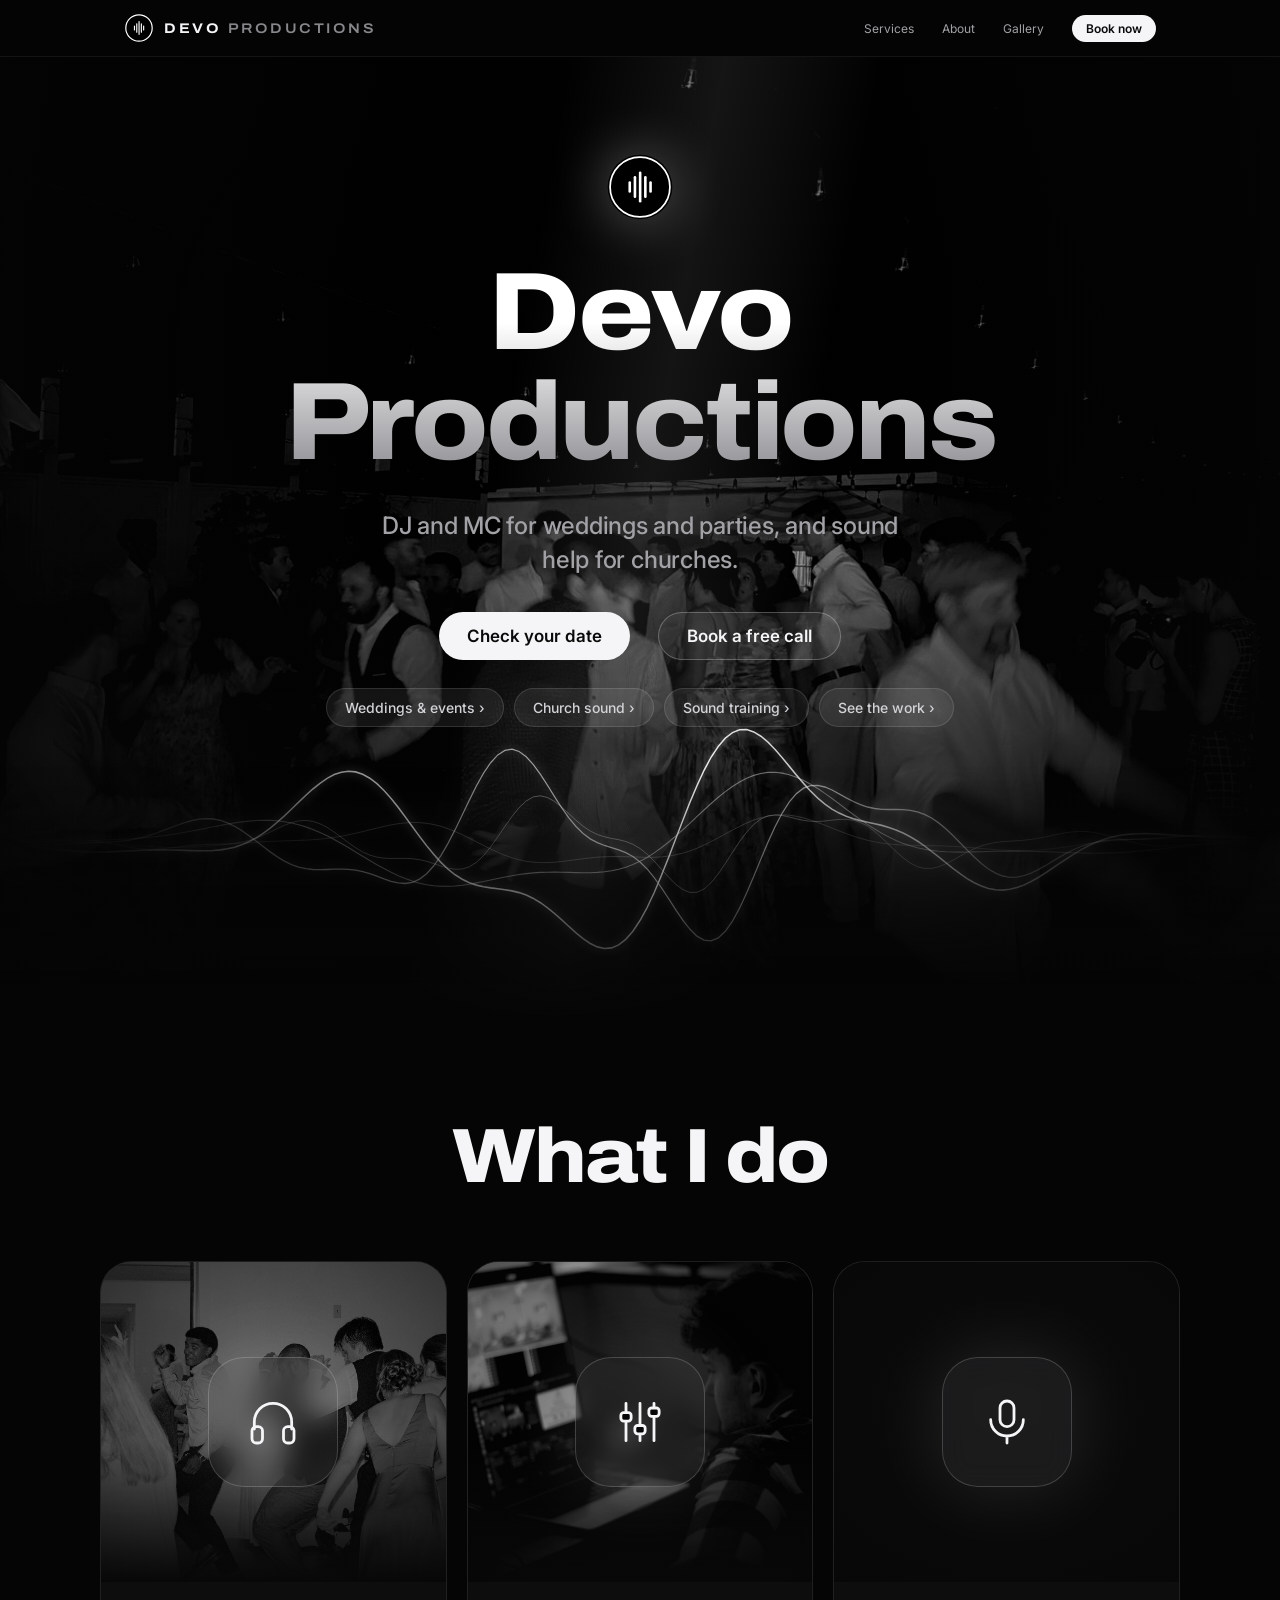
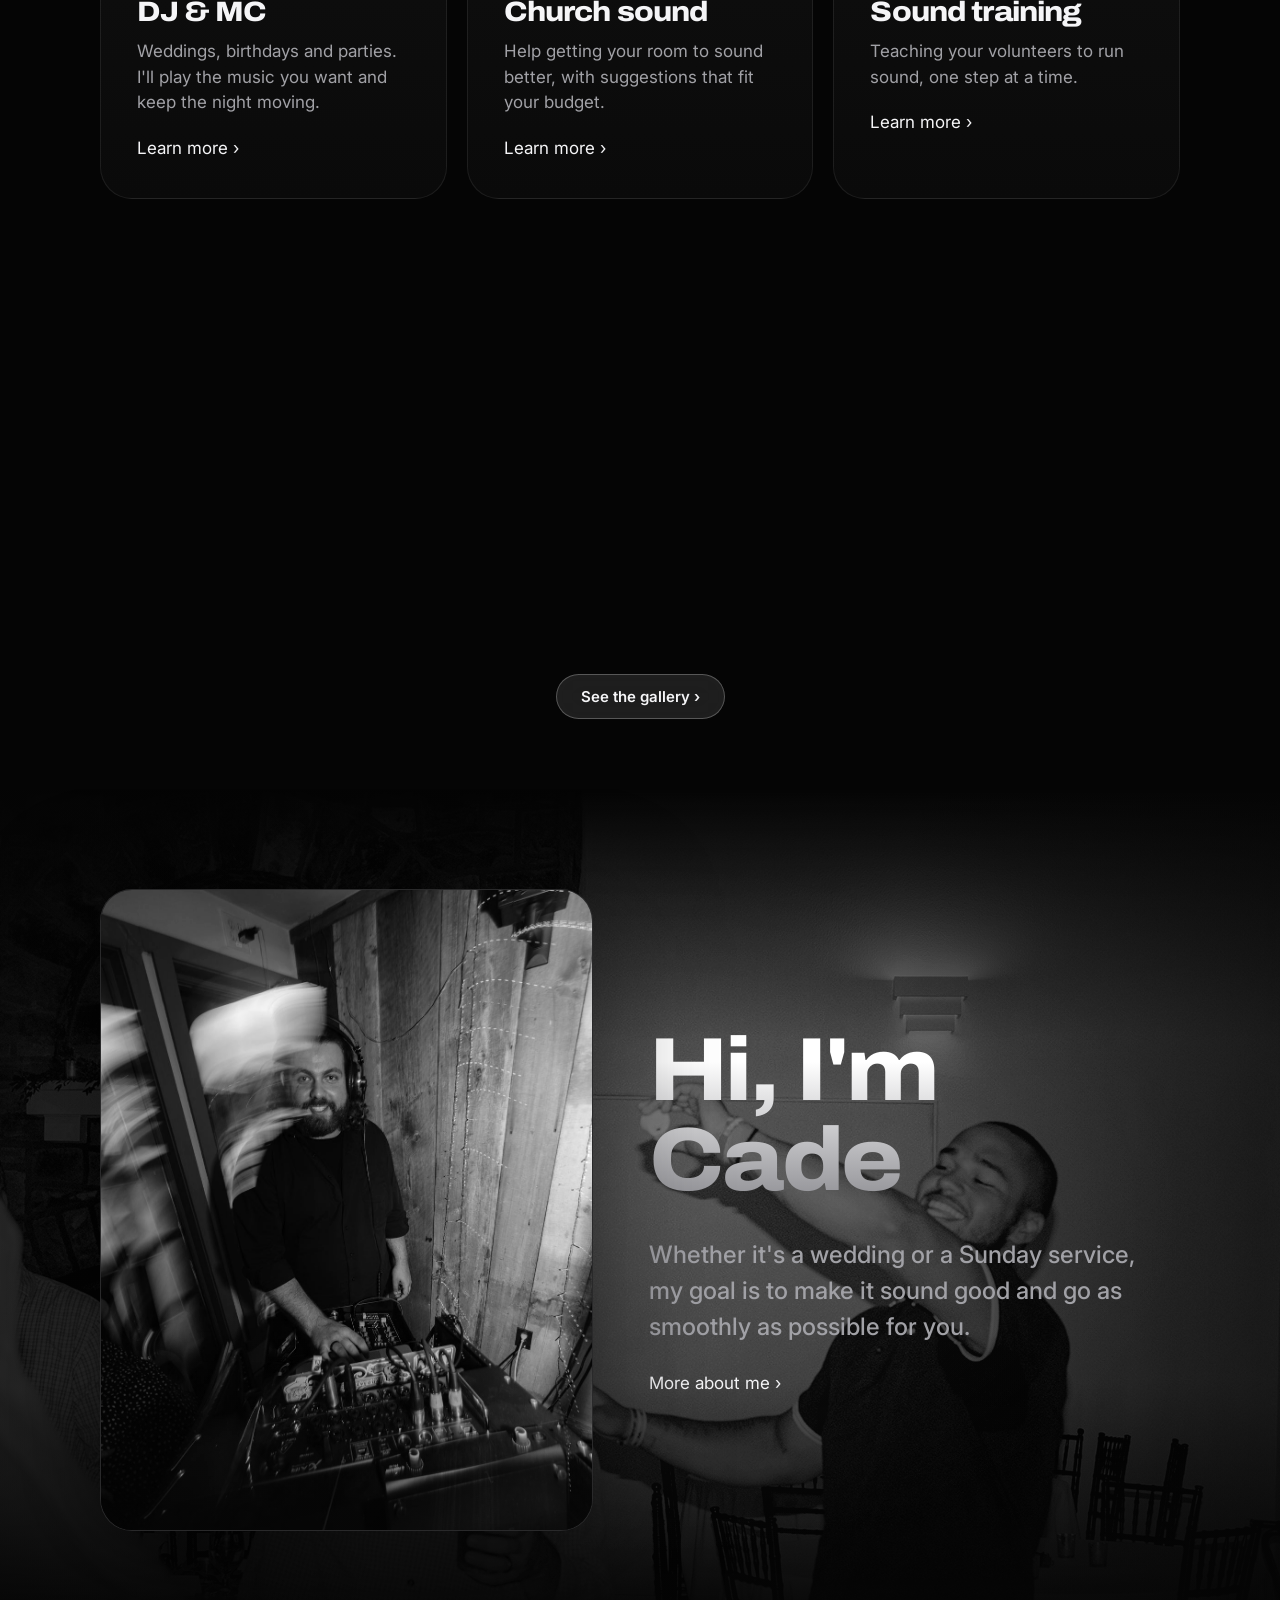
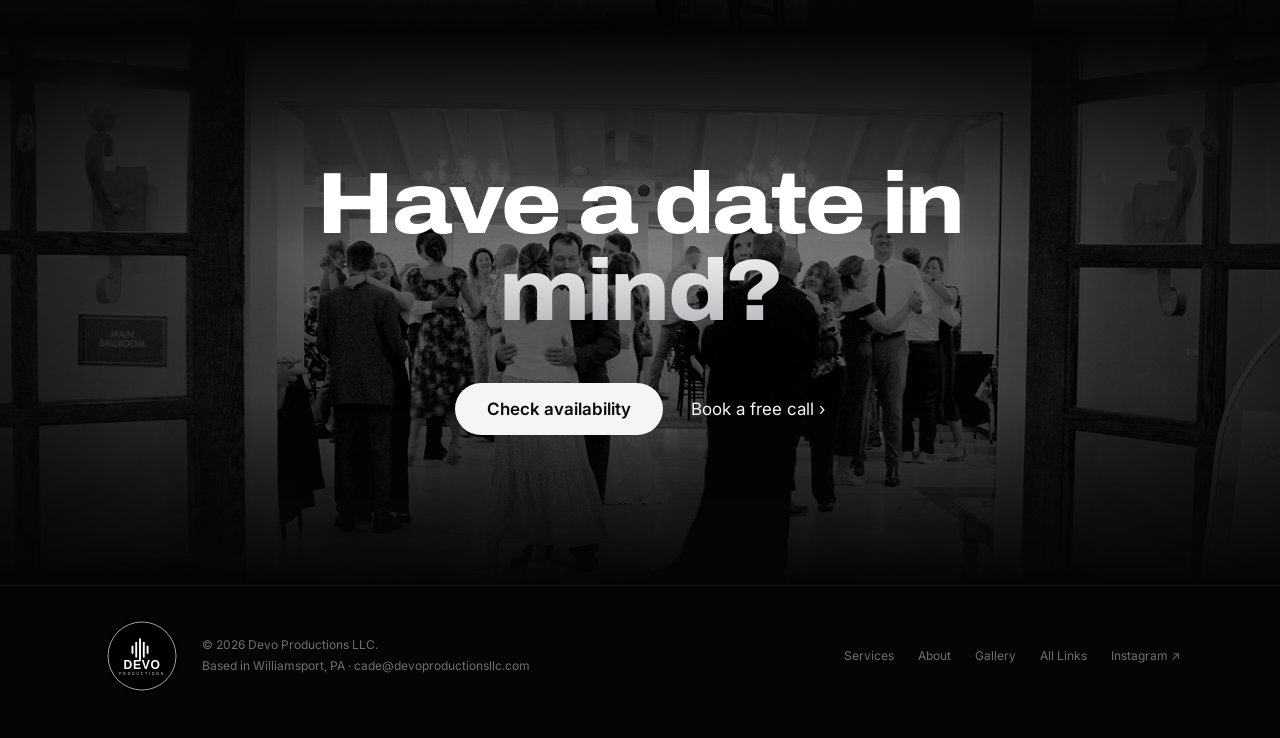
<file: index.html>
<!doctype html>
<html lang="en">
<head>
<meta charset="utf-8">
<meta name="viewport" content="width=device-width, initial-scale=1">
<title>Devo Productions | Mobile DJ, MC and Church Sound in Williamsport, PA</title>
<meta name="description" content="Mobile DJ and MC for weddings and parties, plus church sound help and volunteer training. Based in Williamsport, PA.">
<meta name="theme-color" content="#050505">
<link rel="canonical" href="https://devoproductionsllc.com/">
<link rel="icon" type="image/svg+xml" href="/favicon.svg">
<meta property="og:type" content="website">
<meta property="og:site_name" content="Devo Productions">
<meta property="og:title" content="Devo Productions | Mobile DJ, MC and Church Sound in Williamsport, PA">
<meta property="og:description" content="Mobile DJ and MC for weddings and parties, plus church sound help and volunteer training. Based in Williamsport, PA.">
<meta property="og:url" content="https://devoproductionsllc.com/">
<meta property="og:image" content="https://devoproductionsllc.com/img/og.jpg">
<meta name="twitter:card" content="summary_large_image">
<link rel="preconnect" href="https://fonts.googleapis.com">
<link rel="preconnect" href="https://fonts.gstatic.com" crossorigin>
<link href="https://fonts.googleapis.com/css2?family=Archivo:wdth,wght@62..125,500..900&family=Inter:wght@400;500;600;700&display=swap" rel="stylesheet">
<style>

body{margin:0;background:#050505}
a{color:inherit;text-decoration:none}
a:hover{opacity:.75}
h1,h2,h3{font-family:'Archivo','Inter',system-ui,sans-serif;font-stretch:112%;font-weight:800!important}
[style*="font-family:'Archivo'"]{font-stretch:112%}
@supports (animation-timeline: view()){.reveal{animation:rise linear both;animation-timeline:view();animation-range:entry 0% entry 45%}}
@keyframes drift{from{transform:translateX(-140px)}to{transform:translateX(140px)}}
@keyframes breathe{from{opacity:.55;transform:scale(1)}to{opacity:1;transform:scale(1.06)}}
@keyframes rise{from{opacity:0;transform:translateY(24px)}to{opacity:1;transform:translateY(0)}}
@media (prefers-reduced-motion: reduce){*{animation:none !important}}
@keyframes kb{from{transform:scale(1.04) translate3d(-1.5%,0,0)}to{transform:scale(1.24) translate3d(1.8%,-2.5%,0)}}
@keyframes sweep{from{transform:translateX(-60%)}to{transform:translateX(60%)}}
@keyframes px{to{transform:translateY(140px)}}
@supports (animation-timeline: scroll()){.px{animation:px linear both;animation-timeline:scroll(root);animation-range:0 900px}}
@media (max-width:720px){
h1{font-size:clamp(34px,11vw,56px)!important;line-height:1.05!important}
[style*="clamp(40px,6.8vw,96px)"]{font-size:38px!important}
[style*="clamp(32px,4.4vw,56px)"]{font-size:34px!important}
[style*="clamp(30px,4vw,52px)"],[style*="clamp(30px,3.9vw,50px)"]{font-size:32px!important}
[style*="min-height:940px"]{min-height:760px!important}
[style*="min-height:720px"],[style*="min-height:620px"]{min-height:580px!important}
[style*="padding:96px 24px 0"],[style*="padding:110px 24px 0"],[style*="padding:120px 24px 0"],[style*="padding:130px 24px 0"],[style*="padding:110px 24px 60px"]{padding-top:76px!important}
[style*="padding:90px 24px 0"]{padding-top:56px!important}
[style*="padding:130px 24px 150px"],[style*="padding:100px 24px 100px"]{padding:84px 24px 92px!important}
[style*="padding:90px 24px 30px"]{padding:56px 24px 72px!important}
[style*=";height:680px"],[style*=";height:640px"],[style*=";height:620px"]{height:440px!important}
[style*=";height:520px"],[style*=";height:560px"]{height:360px!important}
[style*=";height:230px"]{height:150px!important}
[style*="gap:56px"],[style*="gap:64px"]{gap:28px!important}
[style*="padding:40px;box-sizing"]{padding:26px!important}
[style*="width:128px;height:128px"]{width:96px!important;height:96px!important;border-radius:28px!important}
[style*="min-height:56px"]{padding:0 16px!important;gap:6px 14px!important}
[style*="gap:6px 28px"]{gap:6px 16px!important;font-size:13px!important}
[style*="columns:3 300px"]{columns:2 140px!important;column-gap:10px!important}
}
@media (max-width:460px){span[style*="color:#86868b;font-weight:600"]{display:none}}
.rm-poster{display:none}
@media (prefers-reduced-motion: reduce){.rm-poster{display:block}video[poster]{display:none}}

</style>
</head>
<body>

<div style="font-family:'Inter',system-ui,sans-serif;width:100%;background:#050505;color:#f5f5f7;-webkit-font-smoothing:antialiased;overflow:hidden">

<div style="position:sticky;top:0;z-index:20;background:rgba(5,5,5,.7);backdrop-filter:saturate(180%) blur(22px);-webkit-backdrop-filter:saturate(180%) blur(22px);border-bottom:1px solid #ffffff10">
<div style="max-width:1080px;margin:0 auto;padding:0 24px;box-sizing:border-box;min-height:56px;display:flex;flex-wrap:wrap;gap:8px 32px;align-items:center;justify-content:space-between">
<a href="/" style="display:flex;align-items:center;gap:10px;font-family:'Archivo','Inter',sans-serif;font-weight:700;font-size:14px;letter-spacing:.18em;text-transform:uppercase">
<svg width="30" height="30" viewBox="0 0 400 400" aria-hidden="true"><circle cx="200" cy="200" r="190" fill="#000"></circle><circle cx="200" cy="200" r="176" fill="none" stroke="#fff" stroke-width="16"></circle><g fill="#fff" transform="translate(200 200) scale(1.7) translate(-190 -170)"><rect x="150" y="150" width="9" height="40" rx="4.5"></rect><rect x="168" y="132" width="9" height="76" rx="4.5"></rect><rect x="186" y="116" width="9" height="108" rx="4.5"></rect><rect x="204" y="132" width="9" height="76" rx="4.5"></rect><rect x="222" y="150" width="9" height="40" rx="4.5"></rect></g></svg>
<span>Devo <span style="color:#86868b;font-weight:600">Productions</span></span>
</a>
<div style="display:flex;flex-wrap:wrap;gap:6px 28px;align-items:center;font-size:12px;color:#a1a1a6">
<a href="/services/">Services</a><a href="/about/">About</a><a href="/gallery/">Gallery</a><a href="/book/" style="background:#f5f5f7;color:#0a0a0a;font-weight:600;padding:6px 14px;border-radius:999px">Book now</a>
</div>
</div>
</div>

<div style="position:relative;min-height:940px;display:flex;flex-direction:column;text-align:center;overflow:hidden">
<div class="px" aria-hidden="true" style="position:absolute;inset:-150px 0 0 0;pointer-events:none;overflow:hidden"><img loading="lazy" decoding="async" class="rm-poster" src="/img/crowd-3.jpg" alt="" style="position:absolute;inset:0;width:100%;height:100%;object-fit:cover;object-position:50% 60%;opacity:.9;filter:grayscale(1) contrast(1.15) brightness(.95);-webkit-mask-image:linear-gradient(to bottom,#000 0%,#000 55%,transparent 100%);mask-image:linear-gradient(to bottom,#000 0%,#000 55%,transparent 100%)"><video autoplay muted loop playsinline preload="auto" poster="/img/crowd-3.jpg" src="/video/hero-dance.mp4" style="position:absolute;inset:0;width:100%;height:100%;object-fit:cover;object-position:50% 60%;opacity:.9;filter:grayscale(1) contrast(1.15) brightness(.95);-webkit-mask-image:linear-gradient(to bottom,#000 0%,#000 55%,transparent 100%);mask-image:linear-gradient(to bottom,#000 0%,#000 55%,transparent 100%)"></video><div style="position:absolute;inset:0;background:radial-gradient(ellipse 80% 70% at 50% 40%,rgba(5,5,5,0) 0%,rgba(5,5,5,.55) 100%),linear-gradient(90deg,rgba(5,5,5,.55),rgba(5,5,5,0) 30%,rgba(5,5,5,0) 70%,rgba(5,5,5,.55))"></div></div><div aria-hidden="true" style="position:absolute;inset:0;pointer-events:none;overflow:hidden"><div style="position:absolute;top:0;bottom:0;left:-20%;width:140%;background:linear-gradient(100deg,transparent 42%,rgba(255,255,255,.08) 50%,transparent 58%);animation:sweep 9s ease-in-out infinite alternate"></div></div>

<div style="position:relative;padding:96px 24px 0;max-width:1080px;margin:0 auto;width:100%;box-sizing:border-box;animation:rise 1.2s cubic-bezier(.22,.61,.36,1) both">
<svg width="68" height="68" viewBox="0 0 400 400" role="img" aria-label="Devo Productions logo" style="display:block;margin:0 auto 36px;filter:drop-shadow(0 0 28px #ffffff55)"><circle cx="200" cy="200" r="190" fill="#000"></circle><circle cx="200" cy="200" r="176" fill="none" stroke="#fff" stroke-width="10"></circle><g fill="#fff" transform="translate(200 200) scale(1.7) translate(-190 -170)"><rect x="150" y="150" width="9" height="40" rx="4.5"></rect><rect x="168" y="132" width="9" height="76" rx="4.5"></rect><rect x="186" y="116" width="9" height="108" rx="4.5"></rect><rect x="204" y="132" width="9" height="76" rx="4.5"></rect><rect x="222" y="150" width="9" height="40" rx="4.5"></rect></g></svg>
<h1 style="margin:0;font-weight:700;font-size:clamp(44px,8.6vw,118px);line-height:1;letter-spacing:-.03em;background:linear-gradient(180deg,#ffffff 30%,#8e8e93 100%);-webkit-background-clip:text;background-clip:text;color:transparent">Devo Productions</h1>
<p style="margin:32px auto 0;max-width:540px;font-size:clamp(19px,2vw,24px);line-height:1.4;letter-spacing:-.01em;color:#a1a1a6;font-weight:500">DJ and MC for weddings and parties, and sound help for churches.</p>
<div style="margin-top:36px;display:flex;flex-wrap:wrap;gap:16px 28px;justify-content:center;align-items:center">
<a href="/book/" style="background:#f5f5f7;color:#0a0a0a;font-weight:600;font-size:17px;padding:14px 28px;border-radius:999px">Check your date</a>
<a href="https://calendly.com/devoproductionsllc/30min" style="border:1px solid #ffffff40;color:#f5f5f7;font-weight:600;font-size:17px;padding:13px 28px;border-radius:999px;background:rgba(255,255,255,.06)">Book a free call</a>
</div>
<div style="margin-top:28px;display:flex;flex-wrap:wrap;gap:10px;justify-content:center">
<a href="/services/" style="background:rgba(255,255,255,.07);border:1px solid #ffffff1f;backdrop-filter:blur(12px);-webkit-backdrop-filter:blur(12px);padding:10px 18px;border-radius:999px;font-size:14px;font-weight:500;color:#d2d2d7">Weddings &amp; events ›</a>
<a href="/services/" style="background:rgba(255,255,255,.07);border:1px solid #ffffff1f;backdrop-filter:blur(12px);-webkit-backdrop-filter:blur(12px);padding:10px 18px;border-radius:999px;font-size:14px;font-weight:500;color:#d2d2d7">Church sound ›</a>
<a href="/services/" style="background:rgba(255,255,255,.07);border:1px solid #ffffff1f;backdrop-filter:blur(12px);-webkit-backdrop-filter:blur(12px);padding:10px 18px;border-radius:999px;font-size:14px;font-weight:500;color:#d2d2d7">Sound training ›</a>
<a href="/gallery/" style="background:rgba(255,255,255,.07);border:1px solid #ffffff1f;backdrop-filter:blur(12px);-webkit-backdrop-filter:blur(12px);padding:10px 18px;border-radius:999px;font-size:14px;font-weight:500;color:#d2d2d7">See the work ›</a>
</div>
</div>

<div style="position:relative;margin-top:auto;margin-bottom:70px;height:230px;pointer-events:none;-webkit-mask-image:linear-gradient(to right,transparent,#000 25%,#000 75%,transparent);mask-image:linear-gradient(to right,transparent,#000 25%,#000 75%,transparent)">
<svg viewBox="0 0 1440 230" preserveAspectRatio="none" width="100%" height="230" aria-hidden="true" style="display:block;overflow:visible">
<defs>
<linearGradient id="wg" gradientUnits="userSpaceOnUse" x1="0" y1="0" x2="1440" y2="0">
<stop offset="0" stop-color="#ffffff" stop-opacity="0"></stop>
<stop offset="0.5" stop-color="#ffffff" stop-opacity="1"></stop>
<stop offset="1" stop-color="#ffffff" stop-opacity="0"></stop>
</linearGradient>
</defs>
<g fill="none" stroke="url(#wg)" stroke-linecap="round" style="filter:drop-shadow(0 0 5px #ffffffaa)">
<path d="M-120,113.9 L-112,113.7 L-104,113.5 L-96,113.3 L-88,113.1 L-80,112.9 L-72,112.7 L-64,112.6 L-56,112.6 L-48,112.6 L-40,112.7 L-32,113.0 L-24,113.3 L-16,113.7 L-8,114.3 L0,115.0 L8,115.8 L16,116.7 L24,117.6 L32,118.6 L40,119.7 L48,120.7 L56,121.6 L64,122.5 L72,123.3 L80,123.9 L88,124.4 L96,124.8 L104,125.0 L112,125.0 L120,124.9 L128,124.6 L136,124.3 L144,124.0 L152,123.6 L160,123.3 L168,123.1 L176,122.9 L184,122.9 L192,123.0 L200,123.1 L208,123.4 L216,123.6 L224,123.8 L232,123.8 L240,123.5 L248,122.9 L256,121.8 L264,120.2 L272,117.8 L280,114.8 L288,111.0 L296,106.4 L304,101.1 L312,95.2 L320,88.8 L328,82.0 L336,75.2 L344,68.4 L352,62.0 L360,56.3 L368,51.4 L376,47.6 L384,45.2 L392,44.3 L400,44.9 L408,47.3 L416,51.2 L424,56.6 L432,63.5 L440,71.5 L448,80.4 L456,89.9 L464,99.7 L472,109.4 L480,118.7 L488,127.4 L496,135.3 L504,142.1 L512,147.8 L520,152.3 L528,155.7 L536,158.1 L544,159.8 L552,160.9 L560,161.8 L568,162.7 L576,163.9 L584,165.6 L592,168.1 L600,171.4 L608,175.7 L616,180.8 L624,186.6 L632,192.9 L640,199.5 L648,205.8 L656,211.7 L664,216.5 L672,219.9 L680,221.5 L688,220.9 L696,217.9 L704,212.4 L712,204.3 L720,193.6 L728,180.6 L736,165.5 L744,148.7 L752,130.8 L760,112.3 L768,93.7 L776,75.7 L784,58.8 L792,43.5 L800,30.2 L808,19.4 L816,11.1 L824,5.6 L832,2.8 L840,2.6 L848,4.9 L856,9.2 L864,15.2 L872,22.5 L880,30.7 L888,39.4 L896,48.1 L904,56.4 L912,64.2 L920,71.1 L928,77.1 L936,82.1 L944,86.1 L952,89.3 L960,91.7 L968,93.6 L976,95.2 L984,96.7 L992,98.4 L1000,100.4 L1008,102.9 L1016,106.0 L1024,109.7 L1032,114.0 L1040,118.9 L1048,124.3 L1056,129.9 L1064,135.7 L1072,141.3 L1080,146.7 L1088,151.6 L1096,155.7 L1104,159.1 L1112,161.5 L1120,162.8 L1128,163.1 L1136,162.3 L1144,160.6 L1152,157.9 L1160,154.5 L1168,150.5 L1176,146.0 L1184,141.3 L1192,136.4 L1200,131.7 L1208,127.1 L1216,122.9 L1224,119.1 L1232,115.8 L1240,113.0 L1248,110.7 L1256,109.0 L1264,107.8 L1272,107.1 L1280,106.7 L1288,106.6 L1296,106.8 L1304,107.1 L1312,107.6 L1320,108.1 L1328,108.6 L1336,109.0 L1344,109.4 L1352,109.8 L1360,110.0 L1368,110.2 L1376,110.3 L1384,110.4 L1392,110.4 L1400,110.4 L1408,110.5 L1416,110.6 L1424,110.7 L1432,110.9 L1440,111.1 L1448,111.4 L1456,111.8 L1464,112.2 L1472,112.6 L1480,113.0 L1488,113.5 L1496,113.9 L1504,114.4 L1512,114.7 L1520,115.1 L1528,115.4 L1536,115.7 L1544,115.9 L1552,116.0 L1560,116.1 " stroke-width="1.6" style="animation:drift 6s ease-in-out infinite alternate"></path>
<path d="M-120,114.1 L-112,114.1 L-104,114.1 L-96,114.2 L-88,114.4 L-80,114.6 L-72,114.9 L-64,115.3 L-56,115.8 L-48,116.3 L-40,116.8 L-32,117.4 L-24,117.9 L-16,118.4 L-8,118.7 L0,119.0 L8,119.1 L16,119.1 L24,119.0 L32,118.7 L40,118.3 L48,117.9 L56,117.4 L64,117.0 L72,116.6 L80,116.2 L88,116.0 L96,115.8 L104,115.6 L112,115.4 L120,115.2 L128,114.8 L136,114.2 L144,113.3 L152,112.0 L160,110.4 L168,108.4 L176,106.0 L184,103.4 L192,100.7 L200,98.0 L208,95.6 L216,93.5 L224,92.2 L232,91.6 L240,92.0 L248,93.4 L256,95.8 L264,99.3 L272,103.6 L280,108.6 L288,114.0 L296,119.5 L304,124.9 L312,129.9 L320,134.1 L328,137.6 L336,140.1 L344,141.7 L352,142.5 L360,142.7 L368,142.5 L376,142.2 L384,142.1 L392,142.3 L400,143.2 L408,144.6 L416,146.7 L424,149.2 L432,151.9 L440,154.3 L448,155.9 L456,156.5 L464,155.3 L472,152.1 L480,146.7 L488,138.8 L496,128.6 L504,116.4 L512,102.7 L520,88.0 L528,73.1 L536,58.9 L544,46.2 L552,35.7 L560,27.9 L568,23.4 L576,22.2 L584,24.5 L592,29.8 L600,37.6 L608,47.4 L616,58.4 L624,69.8 L632,80.8 L640,90.9 L648,99.5 L656,106.5 L664,111.9 L672,115.7 L680,118.5 L688,120.7 L696,122.9 L704,125.6 L712,129.5 L720,134.9 L728,141.9 L736,150.6 L744,160.6 L752,171.4 L760,182.5 L768,193.0 L776,202.1 L784,209.1 L792,213.2 L800,213.9 L808,210.9 L816,204.3 L824,194.2 L832,181.2 L840,165.9 L848,149.2 L856,132.0 L864,115.1 L872,99.6 L880,86.0 L888,74.9 L896,66.6 L904,61.2 L912,58.6 L920,58.3 L928,60.0 L936,63.0 L944,66.8 L952,70.8 L960,74.5 L968,77.7 L976,80.0 L984,81.5 L992,82.3 L1000,82.5 L1008,82.5 L1016,82.7 L1024,83.3 L1032,84.8 L1040,87.3 L1048,91.0 L1056,95.9 L1064,101.8 L1072,108.5 L1080,115.7 L1088,123.1 L1096,130.1 L1104,136.6 L1112,142.0 L1120,146.2 L1128,149.0 L1136,150.3 L1144,150.2 L1152,148.7 L1160,146.1 L1168,142.7 L1176,138.7 L1184,134.4 L1192,130.1 L1200,126.1 L1208,122.5 L1216,119.5 L1224,117.1 L1232,115.3 L1240,114.0 L1248,113.2 L1256,112.7 L1264,112.5 L1272,112.3 L1280,112.2 L1288,112.0 L1296,111.7 L1304,111.2 L1312,110.7 L1320,110.0 L1328,109.4 L1336,108.8 L1344,108.3 L1352,108.0 L1360,107.9 L1368,108.0 L1376,108.3 L1384,108.9 L1392,109.6 L1400,110.5 L1408,111.4 L1416,112.4 L1424,113.4 L1432,114.3 L1440,115.1 L1448,115.8 L1456,116.3 L1464,116.7 L1472,116.9 L1480,117.0 L1488,117.0 L1496,116.9 L1504,116.7 L1512,116.5 L1520,116.3 L1528,116.1 L1536,116.0 L1544,115.8 L1552,115.7 L1560,115.6 " stroke-width="1.3" opacity="0.7" style="animation:drift 8s ease-in-out -4s infinite alternate"></path>
<path d="M-120,116.0 L-112,116.0 L-104,116.1 L-96,116.2 L-88,116.2 L-80,116.2 L-72,116.2 L-64,116.2 L-56,116.2 L-48,116.1 L-40,116.1 L-32,116.0 L-24,115.9 L-16,115.7 L-8,115.6 L0,115.4 L8,115.3 L16,115.1 L24,114.9 L32,114.7 L40,114.6 L48,114.4 L56,114.2 L64,114.1 L72,113.9 L80,113.8 L88,113.7 L96,113.5 L104,113.4 L112,113.2 L120,113.0 L128,112.7 L136,112.4 L144,112.0 L152,111.5 L160,110.9 L168,110.3 L176,109.5 L184,108.6 L192,107.6 L200,106.5 L208,105.3 L216,104.0 L224,102.6 L232,101.2 L240,99.8 L248,98.4 L256,97.1 L264,95.9 L272,94.9 L280,94.1 L288,93.5 L296,93.3 L304,93.4 L312,93.8 L320,94.7 L328,96.0 L336,97.7 L344,99.9 L352,102.5 L360,105.5 L368,108.8 L376,112.5 L384,116.5 L392,120.6 L400,124.9 L408,129.2 L416,133.5 L424,137.7 L432,141.6 L440,145.3 L448,148.7 L456,151.6 L464,154.1 L472,156.2 L480,157.7 L488,158.7 L496,159.2 L504,159.3 L512,159.0 L520,158.2 L528,157.2 L536,155.9 L544,154.5 L552,153.0 L560,151.5 L568,150.0 L576,148.7 L584,147.5 L592,146.6 L600,145.9 L608,145.4 L616,145.2 L624,145.1 L632,145.2 L640,145.4 L648,145.6 L656,145.7 L664,145.7 L672,145.4 L680,144.8 L688,143.8 L696,142.3 L704,140.3 L712,137.6 L720,134.3 L728,130.4 L736,125.9 L744,120.8 L752,115.2 L760,109.2 L768,102.9 L776,96.3 L784,89.6 L792,83.0 L800,76.5 L808,70.3 L816,64.6 L824,59.5 L832,55.0 L840,51.3 L848,48.4 L856,46.5 L864,45.4 L872,45.3 L880,46.1 L888,47.7 L896,50.2 L904,53.4 L912,57.3 L920,61.6 L928,66.4 L936,71.5 L944,76.8 L952,82.2 L960,87.5 L968,92.6 L976,97.5 L984,102.1 L992,106.3 L1000,110.1 L1008,113.5 L1016,116.4 L1024,118.8 L1032,120.7 L1040,122.3 L1048,123.4 L1056,124.2 L1064,124.8 L1072,125.0 L1080,125.1 L1088,125.0 L1096,124.9 L1104,124.7 L1112,124.5 L1120,124.3 L1128,124.2 L1136,124.1 L1144,124.1 L1152,124.2 L1160,124.3 L1168,124.5 L1176,124.8 L1184,125.0 L1192,125.3 L1200,125.6 L1208,125.8 L1216,126.0 L1224,126.1 L1232,126.2 L1240,126.1 L1248,126.0 L1256,125.7 L1264,125.3 L1272,124.9 L1280,124.3 L1288,123.7 L1296,122.9 L1304,122.2 L1312,121.4 L1320,120.5 L1328,119.7 L1336,118.9 L1344,118.0 L1352,117.3 L1360,116.5 L1368,115.9 L1376,115.2 L1384,114.7 L1392,114.2 L1400,113.9 L1408,113.5 L1416,113.3 L1424,113.1 L1432,113.0 L1440,112.9 L1448,112.9 L1456,112.9 L1464,113.0 L1472,113.1 L1480,113.2 L1488,113.3 L1496,113.5 L1504,113.6 L1512,113.8 L1520,113.9 L1528,114.0 L1536,114.2 L1544,114.3 L1552,114.4 L1560,114.5 " stroke-width="1.1" opacity="0.5" style="animation:drift 10s ease-in-out -9s infinite alternate"></path>
<path d="M-120,115.6 L-112,115.7 L-104,115.8 L-96,115.8 L-88,115.8 L-80,115.7 L-72,115.6 L-64,115.4 L-56,115.2 L-48,115.0 L-40,114.7 L-32,114.5 L-24,114.4 L-16,114.3 L-8,114.2 L0,114.1 L8,114.0 L16,114.0 L24,113.8 L32,113.6 L40,113.3 L48,113.0 L56,112.7 L64,112.4 L72,112.1 L80,112.1 L88,112.3 L96,112.8 L104,113.5 L112,114.6 L120,115.8 L128,117.2 L136,118.6 L144,119.9 L152,121.0 L160,121.7 L168,122.1 L176,122.0 L184,121.6 L192,120.9 L200,120.1 L208,119.2 L216,118.4 L224,117.9 L232,117.5 L240,117.2 L248,117.1 L256,116.8 L264,116.2 L272,115.1 L280,113.5 L288,111.2 L296,108.3 L304,105.0 L312,101.6 L320,98.3 L328,95.6 L336,93.9 L344,93.4 L352,94.4 L360,96.8 L368,100.4 L376,105.1 L384,110.3 L392,115.7 L400,120.7 L408,124.9 L416,128.1 L424,130.1 L432,131.2 L440,131.5 L448,131.4 L456,131.4 L464,131.7 L472,132.7 L480,134.3 L488,136.6 L496,139.0 L504,141.1 L512,142.3 L520,142.0 L528,139.8 L536,135.3 L544,128.6 L552,119.9 L560,109.9 L568,99.5 L576,89.4 L584,80.6 L592,74.0 L600,69.9 L608,68.8 L616,70.5 L624,74.5 L632,80.2 L640,86.7 L648,93.3 L656,99.2 L664,104.0 L672,107.5 L680,109.8 L688,111.4 L696,112.7 L704,114.5 L712,117.3 L720,121.5 L728,127.2 L736,134.2 L744,142.1 L752,150.0 L760,157.1 L768,162.5 L776,165.4 L784,165.3 L792,162.0 L800,155.7 L808,146.9 L816,136.5 L824,125.4 L832,114.6 L840,105.1 L848,97.4 L856,92.0 L864,88.9 L872,87.9 L880,88.5 L888,90.0 L896,91.8 L904,93.4 L912,94.3 L920,94.5 L928,94.0 L936,93.2 L944,92.4 L952,92.3 L960,93.2 L968,95.4 L976,99.2 L984,104.4 L992,110.7 L1000,117.6 L1008,124.5 L1016,130.8 L1024,136.0 L1032,139.6 L1040,141.4 L1048,141.4 L1056,139.8 L1064,136.9 L1072,133.2 L1080,129.2 L1088,125.2 L1096,121.7 L1104,118.9 L1112,116.9 L1120,115.5 L1128,114.7 L1136,114.2 L1144,113.8 L1152,113.2 L1160,112.4 L1168,111.3 L1176,109.9 L1184,108.4 L1192,106.9 L1200,105.6 L1208,104.8 L1216,104.4 L1224,104.7 L1232,105.6 L1240,107.1 L1248,108.9 L1256,110.9 L1264,112.9 L1272,114.8 L1280,116.5 L1288,117.7 L1296,118.5 L1304,118.9 L1312,118.9 L1320,118.7 L1328,118.4 L1336,117.9 L1344,117.5 L1352,117.2 L1360,117.0 L1368,116.8 L1376,116.8 L1384,116.7 L1392,116.6 L1400,116.5 L1408,116.3 L1416,116.1 L1424,115.7 L1432,115.3 L1440,114.9 L1448,114.5 L1456,114.1 L1464,113.9 L1472,113.7 L1480,113.6 L1488,113.7 L1496,113.8 L1504,114.0 L1512,114.2 L1520,114.4 L1528,114.6 L1536,114.7 L1544,114.9 L1552,115.0 L1560,115.0 " stroke-width="1" opacity="0.38" style="animation:drift 7s ease-in-out -2s infinite alternate"></path>
<path d="M-120,114.8 L-112,114.7 L-104,114.7 L-96,114.7 L-88,114.7 L-80,114.6 L-72,114.6 L-64,114.6 L-56,114.6 L-48,114.6 L-40,114.6 L-32,114.5 L-24,114.5 L-16,114.5 L-8,114.4 L0,114.4 L8,114.3 L16,114.2 L24,114.1 L32,114.1 L40,114.0 L48,114.0 L56,114.0 L64,114.1 L72,114.2 L80,114.4 L88,114.6 L96,114.9 L104,115.3 L112,115.8 L120,116.3 L128,116.8 L136,117.4 L144,118.0 L152,118.6 L160,119.1 L168,119.6 L176,119.9 L184,120.2 L192,120.4 L200,120.4 L208,120.3 L216,120.0 L224,119.7 L232,119.2 L240,118.6 L248,118.0 L256,117.4 L264,116.8 L272,116.2 L280,115.7 L288,115.2 L296,114.8 L304,114.4 L312,114.2 L320,113.9 L328,113.7 L336,113.4 L344,113.1 L352,112.7 L360,112.1 L368,111.3 L376,110.4 L384,109.2 L392,107.8 L400,106.3 L408,104.6 L416,102.8 L424,101.1 L432,99.4 L440,97.9 L448,96.7 L456,95.9 L464,95.5 L472,95.6 L480,96.3 L488,97.5 L496,99.3 L504,101.7 L512,104.5 L520,107.7 L528,111.2 L536,114.8 L544,118.5 L552,122.0 L560,125.3 L568,128.3 L576,130.8 L584,132.8 L592,134.3 L600,135.2 L608,135.6 L616,135.6 L624,135.2 L632,134.5 L640,133.6 L648,132.7 L656,131.7 L664,130.9 L672,130.2 L680,129.8 L688,129.6 L696,129.6 L704,129.7 L712,129.9 L720,130.2 L728,130.3 L736,130.3 L744,129.9 L752,129.1 L760,127.9 L768,126.2 L776,124.0 L784,121.3 L792,118.1 L800,114.6 L808,110.8 L816,106.9 L824,103.1 L832,99.4 L840,96.0 L848,93.1 L856,90.8 L864,89.1 L872,88.1 L880,87.8 L888,88.2 L896,89.3 L904,90.9 L912,93.0 L920,95.5 L928,98.2 L936,101.1 L944,103.9 L952,106.6 L960,109.1 L968,111.3 L976,113.3 L984,114.8 L992,116.1 L1000,117.0 L1008,117.6 L1016,118.1 L1024,118.3 L1032,118.4 L1040,118.5 L1048,118.7 L1056,118.8 L1064,119.1 L1072,119.4 L1080,119.8 L1088,120.3 L1096,120.9 L1104,121.5 L1112,122.1 L1120,122.7 L1128,123.1 L1136,123.5 L1144,123.6 L1152,123.6 L1160,123.4 L1168,123.0 L1176,122.4 L1184,121.7 L1192,120.8 L1200,119.9 L1208,118.8 L1216,117.8 L1224,116.8 L1232,115.8 L1240,114.9 L1248,114.1 L1256,113.4 L1264,112.9 L1272,112.5 L1280,112.2 L1288,112.1 L1296,112.1 L1304,112.1 L1312,112.3 L1320,112.5 L1328,112.7 L1336,112.9 L1344,113.2 L1352,113.4 L1360,113.6 L1368,113.8 L1376,114.0 L1384,114.1 L1392,114.2 L1400,114.3 L1408,114.3 L1416,114.4 L1424,114.4 L1432,114.5 L1440,114.5 L1448,114.6 L1456,114.6 L1464,114.7 L1472,114.7 L1480,114.8 L1488,114.9 L1496,115.0 L1504,115.0 L1512,115.1 L1520,115.2 L1528,115.2 L1536,115.3 L1544,115.3 L1552,115.3 L1560,115.3 " stroke-width="1" opacity="0.26" style="animation:drift 9s ease-in-out -7s infinite alternate"></path>
</g>
</svg>
</div>
<div style="position:absolute;left:0;right:0;bottom:0;height:260px;pointer-events:none;background:linear-gradient(to bottom,rgba(5,5,5,0) 0%,rgba(5,5,5,.55) 50%,#050505 100%)"></div>
</div>

<div id="services" style="padding:90px 24px 30px">
<div style="max-width:1080px;margin:0 auto">
<h2 class="reveal" style="margin:0 0 64px;font-weight:700;font-size:clamp(40px,6vw,80px);line-height:1.04;letter-spacing:-.03em;text-align:center">What I do</h2>

<div class="reveal" style="display:flex;flex-wrap:wrap;gap:20px">

<a href="/services/" style="flex:1 1 300px;min-width:0;border-radius:32px;background:linear-gradient(180deg,#121212,#0a0a0a);border:1px solid #ffffff14;overflow:hidden;display:flex;flex-direction:column">
<div style="position:relative;overflow:hidden;height:320px;background:#0b0b0c;display:flex;align-items:center;justify-content:center"><div aria-hidden="true" style="position:absolute;inset:0;pointer-events:none;overflow:hidden"><img loading="lazy" decoding="async" src="/img/dance-floor.jpg" alt="" style="position:absolute;inset:0;width:100%;height:100%;object-fit:cover;object-position:50% 50%;opacity:.9;filter:grayscale(1) contrast(1.15) brightness(.62);-webkit-mask-image:linear-gradient(to bottom,#000 0%,#000 55%,transparent 100%);mask-image:linear-gradient(to bottom,#000 0%,#000 55%,transparent 100%)"><div style="position:absolute;inset:0;background:radial-gradient(ellipse 80% 70% at 50% 45%,rgba(5,5,5,0) 0%,rgba(5,5,5,.6) 100%)"></div></div><div style="position:relative;width:128px;height:128px;border-radius:36px;background:rgba(255,255,255,.07);border:1px solid #ffffff2e;backdrop-filter:blur(14px);-webkit-backdrop-filter:blur(14px);display:flex;align-items:center;justify-content:center;box-shadow:0 0 80px #ffffff1f"><svg width="56" height="56" viewBox="0 0 24 24" fill="none" stroke="#f5f5f7" stroke-width="1.2" stroke-linecap="round" stroke-linejoin="round" aria-hidden="true"><path d="M4 15v-3a8 8 0 0 1 16 0v3"></path><rect x="3" y="14" width="4.5" height="7" rx="1.8"></rect><rect x="16.5" y="14" width="4.5" height="7" rx="1.8"></rect></svg></div></div>
<div style="padding:14px 36px 40px">
<h3 style="margin:0 0 12px;font-size:28px;letter-spacing:-.03em;font-weight:700">DJ &amp; MC</h3>
<p style="margin:0 0 22px;font-size:17px;line-height:1.5;color:#a1a1a6">Weddings, birthdays and parties. I'll play the music you want and keep the night moving.</p>
<div style="color:#f5f5f7;font-size:17px">Learn more ›</div>
</div>
</a>

<a href="/services/" style="flex:1 1 300px;min-width:0;border-radius:32px;background:linear-gradient(180deg,#121212,#0a0a0a);border:1px solid #ffffff14;overflow:hidden;display:flex;flex-direction:column">
<div style="position:relative;overflow:hidden;height:320px;background:#0b0b0c;display:flex;align-items:center;justify-content:center"><div aria-hidden="true" style="position:absolute;inset:0;pointer-events:none;overflow:hidden"><img loading="lazy" decoding="async" src="/img/control-booth.jpg" alt="" style="position:absolute;inset:0;width:100%;height:100%;object-fit:cover;object-position:60% 50%;opacity:.9;filter:grayscale(1) contrast(1.15) brightness(1.05);-webkit-mask-image:linear-gradient(to bottom,#000 0%,#000 55%,transparent 100%);mask-image:linear-gradient(to bottom,#000 0%,#000 55%,transparent 100%)"><div style="position:absolute;inset:0;background:radial-gradient(ellipse 80% 70% at 50% 45%,rgba(5,5,5,0) 0%,rgba(5,5,5,.6) 100%)"></div></div><div style="position:relative;width:128px;height:128px;border-radius:36px;background:rgba(255,255,255,.07);border:1px solid #ffffff2e;backdrop-filter:blur(14px);-webkit-backdrop-filter:blur(14px);display:flex;align-items:center;justify-content:center;box-shadow:0 0 80px #ffffff1f"><svg width="56" height="56" viewBox="0 0 24 24" fill="none" stroke="#f5f5f7" stroke-width="1.2" stroke-linecap="round" stroke-linejoin="round" aria-hidden="true"><path d="M6 4v16M12 4v16M18 4v16"></path><rect x="3.8" y="8" width="4.4" height="3.6" rx="1.2" fill="#050505"></rect><rect x="9.8" y="13.5" width="4.4" height="3.6" rx="1.2" fill="#050505"></rect><rect x="15.8" y="6" width="4.4" height="3.6" rx="1.2" fill="#050505"></rect></svg></div></div>
<div style="padding:14px 36px 40px">
<h3 style="margin:0 0 12px;font-size:28px;letter-spacing:-.03em;font-weight:700">Church sound</h3>
<p style="margin:0 0 22px;font-size:17px;line-height:1.5;color:#a1a1a6">Help getting your room to sound better, with suggestions that fit your budget.</p>
<div style="color:#f5f5f7;font-size:17px">Learn more ›</div>
</div>
</a>

<a href="/services/" style="flex:1 1 300px;min-width:0;border-radius:32px;background:linear-gradient(180deg,#121212,#0a0a0a);border:1px solid #ffffff14;overflow:hidden;display:flex;flex-direction:column">
<div style="position:relative;overflow:hidden;height:320px;background:#0b0b0c;display:flex;align-items:center;justify-content:center"><div aria-hidden="true" style="position:absolute;inset:0;pointer-events:none;overflow:hidden"><img loading="lazy" decoding="async" src="/img/birthday-stage.jpg" alt="" style="position:absolute;inset:0;width:100%;height:100%;object-fit:cover;object-position:50% 50%;opacity:.9;filter:grayscale(1) contrast(1.15) brightness(.62);-webkit-mask-image:linear-gradient(to bottom,#000 0%,#000 55%,transparent 100%);mask-image:linear-gradient(to bottom,#000 0%,#000 55%,transparent 100%)"><div style="position:absolute;inset:0;background:radial-gradient(ellipse 80% 70% at 50% 45%,rgba(5,5,5,0) 0%,rgba(5,5,5,.6) 100%)"></div></div><div style="position:relative;width:128px;height:128px;border-radius:36px;background:rgba(255,255,255,.07);border:1px solid #ffffff2e;backdrop-filter:blur(14px);-webkit-backdrop-filter:blur(14px);display:flex;align-items:center;justify-content:center;box-shadow:0 0 80px #ffffff1f"><svg width="56" height="56" viewBox="0 0 24 24" fill="none" stroke="#f5f5f7" stroke-width="1.2" stroke-linecap="round" stroke-linejoin="round" aria-hidden="true"><rect x="9" y="3" width="6" height="11" rx="3"></rect><path d="M5 11a7 7 0 0 0 14 0M12 18v3"></path></svg></div></div>
<div style="padding:14px 36px 40px">
<h3 style="margin:0 0 12px;font-size:28px;letter-spacing:-.03em;font-weight:700">Sound training</h3>
<p style="margin:0 0 22px;font-size:17px;line-height:1.5;color:#a1a1a6">Teaching your volunteers to run sound, one step at a time.</p>
<div style="color:#f5f5f7;font-size:17px">Learn more ›</div>
</div>
</a>

</div>
</div>
</div>

<div style="position:relative;height:560px;overflow:hidden;background:#050505"><div class="px" style="position:absolute;inset:-70px 0 0 0"><img loading="lazy" decoding="async" src="/img/crowd-2.jpg" alt="" style="width:100%;height:100%;object-fit:cover;object-position:50% 50%;filter:grayscale(1) contrast(1.12) brightness(.75);display:block"></div><div style="position:absolute;inset:0;background:linear-gradient(to bottom,#050505 0%,rgba(5,5,5,0) 14%,rgba(5,5,5,0) 86%,#050505 100%)"></div><div style="position:absolute;inset:0;display:flex;align-items:flex-end;justify-content:center;padding-bottom:70px"><a href="/gallery/" style="background:rgba(255,255,255,.1);border:1px solid #ffffff40;backdrop-filter:blur(14px);-webkit-backdrop-filter:blur(14px);padding:12px 24px;border-radius:999px;font-size:15px;font-weight:600;color:#f5f5f7">See the gallery ›</a></div></div>

<div id="about" style="position:relative;padding:100px 24px 100px;text-align:center;overflow:hidden">
<div aria-hidden="true" style="position:absolute;inset:0;pointer-events:none;overflow:hidden"><img loading="lazy" decoding="async" src="/img/fireplace-guests.jpg" alt="" style="position:absolute;inset:0;width:100%;height:100%;object-fit:cover;object-position:50% 50%;opacity:.9;filter:grayscale(1) contrast(1.15) brightness(.62);-webkit-mask-image:linear-gradient(to bottom,transparent 0%,#000 30%,#000 70%,transparent 100%);mask-image:linear-gradient(to bottom,transparent 0%,#000 30%,#000 70%,transparent 100%)"><div style="position:absolute;inset:0;background:radial-gradient(ellipse 80% 70% at 50% 40%,rgba(5,5,5,0) 0%,rgba(5,5,5,.55) 100%),linear-gradient(90deg,rgba(5,5,5,.55),rgba(5,5,5,0) 30%,rgba(5,5,5,0) 70%,rgba(5,5,5,.55))"></div></div>
<div style="position:absolute;left:50%;top:50%;transform:translate(-50%,-50%);width:1100px;height:700px;background:radial-gradient(closest-side,#ffffff12,transparent);pointer-events:none"></div>
<div class="reveal" style="position:relative;max-width:1080px;margin:0 auto;display:flex;flex-wrap:wrap;gap:56px;align-items:center;text-align:left"><div style="flex:1 1 380px;min-width:0;height:640px;border-radius:32px;position:relative;overflow:hidden;background:#0b0b0c;border:1px solid #ffffff1f;box-shadow:0 30px 120px rgba(0,0,0,.6)"><img loading="lazy" decoding="async" src="/img/cade-portrait.jpg" alt="Cade, owner and DJ of Devo Productions, behind the mixing console" style="filter:grayscale(1) contrast(1.1);position:absolute;inset:0;width:100%;height:100%;object-fit:cover;object-position:50% 30%;display:block"><div style="position:absolute;inset:0;background:linear-gradient(to top,rgba(5,5,5,.5),transparent 35%)"></div></div><div style="flex:1 1 420px;min-width:0"><h2 style="margin:0;font-weight:700;font-size:clamp(46px,7vw,96px);line-height:1;letter-spacing:-.03em;background:linear-gradient(180deg,#ffffff 20%,#8e8e93 100%);-webkit-background-clip:text;background-clip:text;color:transparent">Hi, I'm Cade</h2><p style="margin:32px 0 0;max-width:520px;font-size:clamp(19px,2vw,24px);line-height:1.5;color:#a1a1a6;font-weight:500">Whether it's a wedding or a Sunday service, my goal is to make it sound good and go as smoothly as possible for you.</p><a href="/about/" style="display:inline-block;margin-top:28px;color:#f5f5f7;font-size:17px">More about me ›</a></div></div>
</div>

<div style="position:relative;padding:130px 24px 150px;text-align:center;overflow:hidden">
<div aria-hidden="true" style="position:absolute;inset:0;pointer-events:none;overflow:hidden"><img loading="lazy" decoding="async" src="/img/wedding-reception.jpg" alt="" style="position:absolute;inset:0;width:100%;height:100%;object-fit:cover;object-position:50% 50%;opacity:.9;filter:grayscale(1) contrast(1.15) brightness(.62);-webkit-mask-image:linear-gradient(to bottom,transparent 0%,#000 40%,#000 65%,transparent 100%);mask-image:linear-gradient(to bottom,transparent 0%,#000 40%,#000 65%,transparent 100%)"><div style="position:absolute;inset:0;background:radial-gradient(ellipse 80% 70% at 50% 40%,rgba(5,5,5,0) 0%,rgba(5,5,5,.55) 100%),linear-gradient(90deg,rgba(5,5,5,.55),rgba(5,5,5,0) 30%,rgba(5,5,5,0) 70%,rgba(5,5,5,.55))"></div></div>
<div class="reveal" style="position:relative;max-width:900px;margin:0 auto">
<h2 style="margin:0;font-weight:700;font-size:clamp(40px,6.8vw,96px);line-height:1;letter-spacing:-.03em;background:linear-gradient(180deg,#ffffff 40%,#b4b4b9 100%);-webkit-background-clip:text;background-clip:text;color:transparent">Have a date in mind?</h2>
<div style="margin-top:48px;display:flex;flex-wrap:wrap;gap:16px 28px;justify-content:center;align-items:center">
<a href="/book/" style="background:#f5f5f7;color:#0a0a0a;font-weight:600;font-size:17px;padding:16px 32px;border-radius:999px">Check availability</a>
<a href="https://calendly.com/devoproductionsllc/30min" style="color:#f5f5f7;font-size:17px">Book a free call ›</a>
</div>
</div>
</div>

<div style="border-top:1px solid #ffffff14;padding:28px 24px 40px;font-size:12px;color:#6e6e73">
<div style="max-width:1080px;margin:0 auto;display:flex;flex-wrap:wrap;gap:16px 32px;justify-content:space-between;align-items:center">
<div style="display:flex;align-items:center;gap:18px">
<svg width="84" height="84" viewBox="0 0 400 400" role="img" aria-label="Devo Productions logo" style="flex:0 0 84px"><circle cx="200" cy="200" r="180" fill="#000"></circle><circle cx="200" cy="200" r="162" fill="none" stroke="#fff" stroke-width="3"></circle><g fill="#fff"><rect x="150" y="150" width="9" height="40" rx="4.5"></rect><rect x="168" y="132" width="9" height="76" rx="4.5"></rect><rect x="186" y="116" width="9" height="108" rx="4.5"></rect><rect x="204" y="132" width="9" height="76" rx="4.5"></rect><rect x="222" y="150" width="9" height="40" rx="4.5"></rect></g><text x="200" y="262" text-anchor="middle" font-family="Arial, Helvetica, sans-serif" font-size="58" font-weight="800" letter-spacing="3" fill="#fff">DEVO</text><text x="200" y="292" text-anchor="middle" font-family="Arial, Helvetica, sans-serif" font-size="16" font-weight="400" letter-spacing="9" fill="#fff">PRODUCTIONS</text></svg>
<div style="line-height:1.7">&copy; 2026 Devo Productions LLC.<br>Based in Williamsport, PA &middot; <a href="mailto:cade@devoproductionsllc.com">cade@devoproductionsllc.com</a></div>
</div>
<div style="display:flex;flex-wrap:wrap;gap:6px 24px"><a href="/services/">Services</a><a href="/about/">About</a><a href="/gallery/">Gallery</a><a href="/links/">All Links</a><a href="https://www.instagram.com/devoproductionsllc">Instagram ↗</a></div>
</div>
</div>

</div>

<script>
(function(){
var rm=window.matchMedia&&matchMedia('(prefers-reduced-motion: reduce)').matches;
var vs=[].slice.call(document.querySelectorAll('video[data-src]'));
if(rm||!('IntersectionObserver' in window)){ if(!rm) vs.forEach(function(v){v.src=v.getAttribute('data-src');}); return; }
var io=new IntersectionObserver(function(es){es.forEach(function(e){var v=e.target;
 if(e.isIntersecting){ if(!v.src) v.src=v.getAttribute('data-src'); var p=v.play&&v.play(); if(p&&p.catch)p.catch(function(){}); }
 else if(v.src){ v.pause(); } });},{rootMargin:'300px 0px'});
vs.forEach(function(v){io.observe(v);});
})();

</script>
<script>
/* iPhone Low Power Mode blocks autoplay until the first tap; start videos then */
(function(){if(window.matchMedia&&matchMedia('(prefers-reduced-motion: reduce)').matches)return;
function go(){[].slice.call(document.querySelectorAll('video')).forEach(function(v){if(v.paused&&(v.src||v.currentSrc||v.getAttribute('src'))){var p=v.play();if(p&&p.catch)p.catch(function(){})}})}
['touchend','pointerup','click'].forEach(function(e){addEventListener(e,go,{once:true,passive:true})});})();
</script>
</body>
</html>
</file>
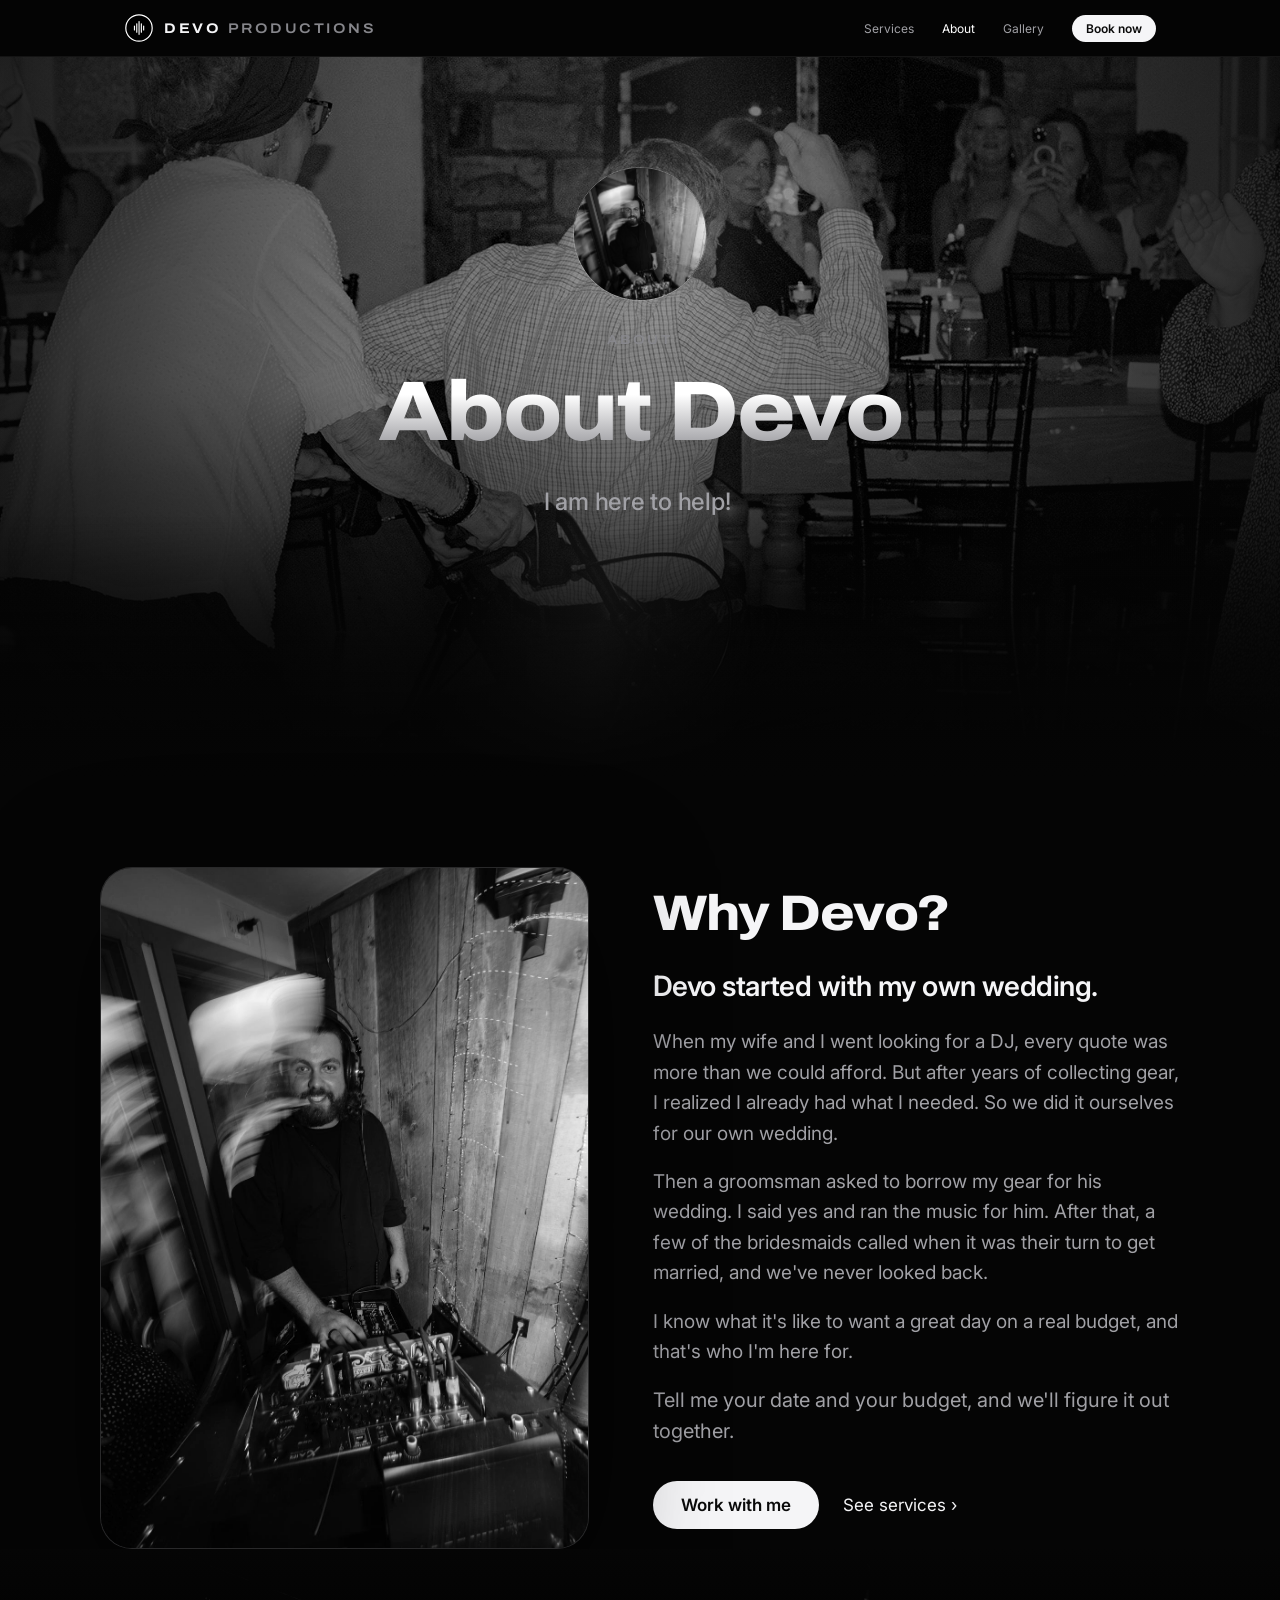
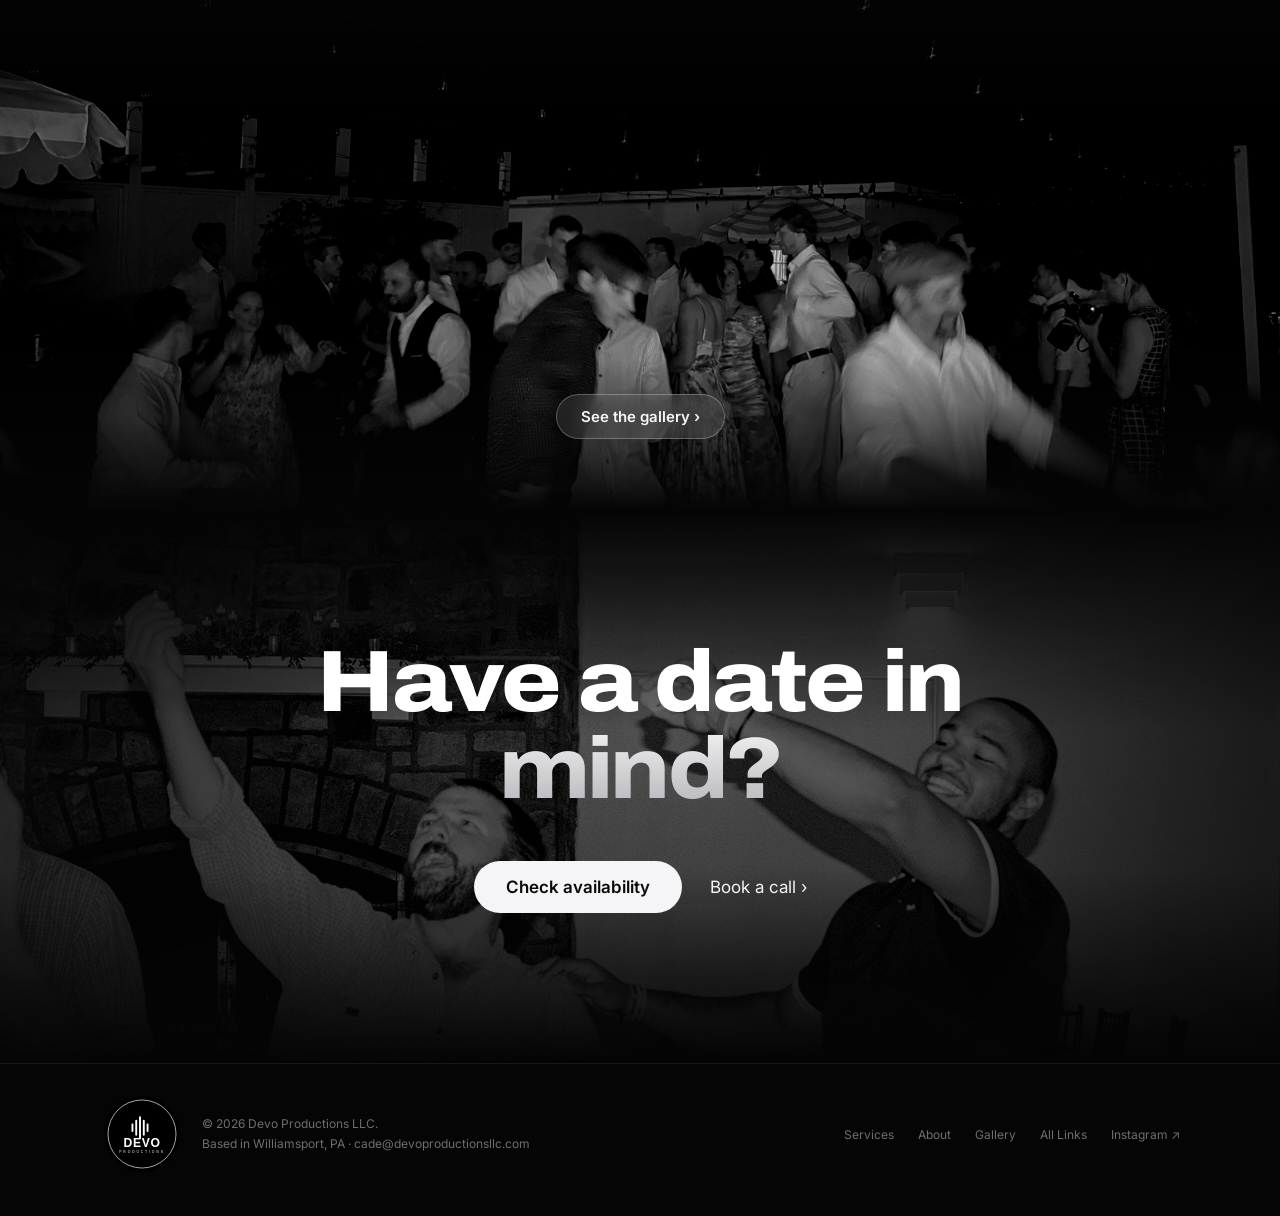
<file: about/index.html>
<!doctype html>
<html lang="en">
<head>
<meta charset="utf-8">
<meta name="viewport" content="width=device-width, initial-scale=1">
<title>About Cade | Devo Productions</title>
<meta name="description" content="Devo started with my own wedding. Learn how a borrowed set of gear turned into Devo Productions.">
<meta name="theme-color" content="#050505">
<link rel="canonical" href="https://devoproductionsllc.com/about/">
<link rel="icon" type="image/svg+xml" href="/favicon.svg">
<meta property="og:type" content="website">
<meta property="og:site_name" content="Devo Productions">
<meta property="og:title" content="About Cade | Devo Productions">
<meta property="og:description" content="Devo started with my own wedding. Learn how a borrowed set of gear turned into Devo Productions.">
<meta property="og:url" content="https://devoproductionsllc.com/about/">
<meta property="og:image" content="https://devoproductionsllc.com/img/og.jpg">
<meta name="twitter:card" content="summary_large_image">
<link rel="preconnect" href="https://fonts.googleapis.com">
<link rel="preconnect" href="https://fonts.gstatic.com" crossorigin>
<link href="https://fonts.googleapis.com/css2?family=Archivo:wdth,wght@62..125,500..900&family=Inter:wght@400;500;600;700&display=swap" rel="stylesheet">
<style>

body{margin:0;background:#050505}
a{color:inherit;text-decoration:none}
a:hover{opacity:.75}
h1,h2,h3{font-family:'Archivo','Inter',system-ui,sans-serif;font-stretch:112%;font-weight:800!important}
[style*="font-family:'Archivo'"]{font-stretch:112%}
@supports (animation-timeline: view()){.reveal{animation:rise linear both;animation-timeline:view();animation-range:entry 0% entry 45%}}
@keyframes rise{from{opacity:0;transform:translateY(24px)}to{opacity:1;transform:translateY(0)}}
@media (prefers-reduced-motion: reduce){*{animation:none !important}}
@keyframes kb{from{transform:scale(1.04) translate3d(-1.5%,0,0)}to{transform:scale(1.24) translate3d(1.8%,-2.5%,0)}}
@keyframes sweep{from{transform:translateX(-60%)}to{transform:translateX(60%)}}
@keyframes px{to{transform:translateY(140px)}}
@supports (animation-timeline: scroll()){.px{animation:px linear both;animation-timeline:scroll(root);animation-range:0 900px}}
@media (max-width:720px){
h1{font-size:clamp(34px,11vw,56px)!important;line-height:1.05!important}
[style*="clamp(40px,6.8vw,96px)"]{font-size:38px!important}
[style*="clamp(32px,4.4vw,56px)"]{font-size:34px!important}
[style*="clamp(30px,4vw,52px)"],[style*="clamp(30px,3.9vw,50px)"]{font-size:32px!important}
[style*="min-height:940px"]{min-height:760px!important}
[style*="min-height:720px"],[style*="min-height:620px"]{min-height:580px!important}
[style*="padding:96px 24px 0"],[style*="padding:110px 24px 0"],[style*="padding:120px 24px 0"],[style*="padding:130px 24px 0"],[style*="padding:110px 24px 60px"]{padding-top:76px!important}
[style*="padding:90px 24px 0"]{padding-top:56px!important}
[style*="padding:130px 24px 150px"],[style*="padding:100px 24px 100px"]{padding:84px 24px 92px!important}
[style*="padding:90px 24px 30px"]{padding:56px 24px 20px!important}
[style*=";height:680px"],[style*=";height:640px"],[style*=";height:620px"]{height:440px!important}
[style*=";height:520px"],[style*=";height:560px"]{height:360px!important}
[style*=";height:230px"]{height:150px!important}
[style*="gap:56px"],[style*="gap:64px"]{gap:28px!important}
[style*="padding:40px;box-sizing"]{padding:26px!important}
[style*="width:128px;height:128px"]{width:96px!important;height:96px!important;border-radius:28px!important}
[style*="min-height:56px"]{padding:0 16px!important;gap:6px 14px!important}
[style*="gap:6px 28px"]{gap:6px 16px!important;font-size:13px!important}
[style*="columns:3 300px"]{columns:2 140px!important;column-gap:10px!important}
}
@media (max-width:460px){span[style*="color:#86868b;font-weight:600"]{display:none}}
.rm-poster{display:none}
@media (prefers-reduced-motion: reduce){.rm-poster{display:block}video[poster]{display:none}}

</style>
</head>
<body>

<div style="font-family:'Inter',system-ui,sans-serif;width:100%;background:#050505;color:#f5f5f7;-webkit-font-smoothing:antialiased;overflow:hidden">

<div style="position:sticky;top:0;z-index:20;background:rgba(5,5,5,.7);backdrop-filter:saturate(180%) blur(22px);-webkit-backdrop-filter:saturate(180%) blur(22px);border-bottom:1px solid #ffffff10">
<div style="max-width:1080px;margin:0 auto;padding:0 24px;box-sizing:border-box;min-height:56px;display:flex;flex-wrap:wrap;gap:8px 32px;align-items:center;justify-content:space-between">
<a href="/" style="display:flex;align-items:center;gap:10px;font-family:'Archivo','Inter',sans-serif;font-weight:700;font-size:14px;letter-spacing:.18em;text-transform:uppercase">
<svg width="30" height="30" viewBox="0 0 400 400" aria-hidden="true"><circle cx="200" cy="200" r="190" fill="#000"></circle><circle cx="200" cy="200" r="176" fill="none" stroke="#fff" stroke-width="16"></circle><g fill="#fff" transform="translate(200 200) scale(1.7) translate(-190 -170)"><rect x="150" y="150" width="9" height="40" rx="4.5"></rect><rect x="168" y="132" width="9" height="76" rx="4.5"></rect><rect x="186" y="116" width="9" height="108" rx="4.5"></rect><rect x="204" y="132" width="9" height="76" rx="4.5"></rect><rect x="222" y="150" width="9" height="40" rx="4.5"></rect></g></svg>
<span>Devo <span style="color:#86868b;font-weight:600">Productions</span></span>
</a>
<div style="display:flex;flex-wrap:wrap;gap:6px 28px;align-items:center;font-size:12px;color:#a1a1a6">
<a href="/services/">Services</a><a href="/about/" style="color:#fff">About</a><a href="/gallery/">Gallery</a><a href="/book/" style="background:#f5f5f7;color:#0a0a0a;font-weight:600;padding:6px 14px;border-radius:999px">Book now</a>
</div>
</div>
</div>

<div style="position:relative;min-height:720px;text-align:center;overflow:hidden">
<div class="px" aria-hidden="true" style="position:absolute;inset:-150px 0 0 0;pointer-events:none;overflow:hidden"><img loading="lazy" decoding="async" class="rm-poster" src="/img/laughing-guests.jpg" alt="" style="position:absolute;inset:0;width:100%;height:100%;object-fit:cover;object-position:50% 50%;opacity:.9;filter:grayscale(1) contrast(1.15) brightness(.7);-webkit-mask-image:linear-gradient(to bottom,#000 0%,#000 55%,transparent 100%);mask-image:linear-gradient(to bottom,#000 0%,#000 55%,transparent 100%)"><video autoplay muted loop playsinline preload="auto" poster="/img/laughing-guests.jpg" data-src="/video/circle-dance.mp4" style="position:absolute;inset:0;width:100%;height:100%;object-fit:cover;object-position:50% 50%;opacity:.9;filter:grayscale(1) contrast(1.15) brightness(.7);-webkit-mask-image:linear-gradient(to bottom,#000 0%,#000 55%,transparent 100%);mask-image:linear-gradient(to bottom,#000 0%,#000 55%,transparent 100%)"></video><div style="position:absolute;inset:0;background:radial-gradient(ellipse 80% 70% at 50% 40%,rgba(5,5,5,0) 0%,rgba(5,5,5,.55) 100%),linear-gradient(90deg,rgba(5,5,5,.55),rgba(5,5,5,0) 30%,rgba(5,5,5,0) 70%,rgba(5,5,5,.55))"></div></div><div aria-hidden="true" style="position:absolute;inset:0;pointer-events:none;overflow:hidden"><div style="position:absolute;top:0;bottom:0;left:-20%;width:140%;background:linear-gradient(100deg,transparent 42%,rgba(255,255,255,.08) 50%,transparent 58%);animation:sweep 9s ease-in-out infinite alternate"></div></div>
<div style="position:relative;max-width:1080px;margin:0 auto;padding:110px 24px 0;box-sizing:border-box;animation:rise 1.2s cubic-bezier(.22,.61,.36,1) both">
<img loading="lazy" decoding="async" src="/img/cade-portrait.jpg" alt="Cade, owner and DJ of Devo Productions" style="filter:grayscale(1) contrast(1.1);display:block;margin:0 auto 32px;width:132px;height:132px;border-radius:50%;object-fit:cover;object-position:50% 25%;border:1px solid #ffffff40;box-shadow:0 0 70px #ffffff2a">
<div style="font-family:'Archivo','Inter',sans-serif;font-weight:600;letter-spacing:.22em;text-transform:uppercase;font-size:13px;color:#86868b;margin-bottom:22px">About</div>
<h1 style="margin:0;font-weight:700;font-size:clamp(40px,6.6vw,90px);line-height:1.02;letter-spacing:-.03em;background:linear-gradient(180deg,#ffffff 30%,#8e8e93 100%);-webkit-background-clip:text;background-clip:text;color:transparent">About Devo</h1>
<p style="margin:30px auto 0;max-width:560px;font-size:clamp(19px,2vw,24px);line-height:1.4;letter-spacing:-.01em;color:#a1a1a6;font-weight:500">I am here to help!&nbsp;</p>
</div>
<div style="position:absolute;left:0;right:0;bottom:0;height:260px;pointer-events:none;background:linear-gradient(to bottom,rgba(5,5,5,0) 0%,rgba(5,5,5,.55) 50%,#050505 100%)"></div>
</div>

<div style="padding:90px 24px 0">
<div class="reveal" style="max-width:1080px;margin:0 auto;display:flex;flex-wrap:wrap;gap:64px;align-items:center">
<div style="flex:1 1 380px;min-width:0;height:680px;border-radius:32px;position:relative;overflow:hidden;background:#0b0b0c;border:1px solid #ffffff1f;box-shadow:0 30px 120px rgba(0,0,0,.6)"><img loading="lazy" decoding="async" src="/img/cade-portrait.jpg" alt="Cade, owner and DJ of Devo Productions, behind the mixing console" style="filter:grayscale(1) contrast(1.1);position:absolute;inset:0;width:100%;height:100%;object-fit:cover;object-position:50% 30%;display:block"></div>
<div style="flex:1 1 420px;min-width:0">
<h2 style="margin:0 0 28px;font-weight:700;font-size:clamp(30px,3.9vw,50px);line-height:1.06;letter-spacing:-.03em">Why Devo?</h2>
<p style="margin:0 0 22px;font-size:clamp(22px,2.4vw,28px);line-height:1.35;letter-spacing:-.02em;color:#f5f5f7;font-weight:600">Devo started with my own wedding.</p><p style="margin:0 0 18px;font-size:19px;line-height:1.6;color:#a1a1a6">When my wife and I went looking for a DJ, every quote was more than we could afford. But after years of collecting gear, I realized I already had what I needed. So we did it ourselves for our own wedding.</p><p style="margin:0 0 18px;font-size:19px;line-height:1.6;color:#a1a1a6">Then a groomsman asked to borrow my gear for his wedding. I said yes and ran the music for him. After that, a few of the bridesmaids called when it was their turn to get married, and we've never looked back.</p><p style="margin:0 0 18px;font-size:19px;line-height:1.6;color:#a1a1a6">I know what it's like to want a great day on a real budget, and that's who I'm here for.</p>
<p style="margin:0 0 34px;font-size:20px;line-height:1.55;color:#a1a1a6">Tell me your date and your budget, and we'll figure it out together.</p>
<div style="display:flex;flex-wrap:wrap;gap:14px 24px;align-items:center">
<a href="/book/" style="background:#f5f5f7;color:#0a0a0a;font-weight:600;font-size:17px;padding:14px 28px;border-radius:999px">Work with me</a>
<a href="/services/" style="color:#f5f5f7;font-size:17px">See services ›</a>
</div>
</div>
</div>
</div>

<div style="position:relative;height:560px;overflow:hidden;background:#050505"><div class="px" style="position:absolute;inset:-70px 0 0 0"><img loading="lazy" decoding="async" class="rm-poster" src="/img/crowd-3.jpg" alt="" style="width:100%;height:100%;object-fit:cover;object-position:50% 55%;filter:grayscale(1) contrast(1.12) brightness(.95);display:block"><video autoplay muted loop playsinline preload="metadata" poster="/img/crowd-3.jpg" data-src="/video/hero-dance.mp4" style="width:100%;height:100%;object-fit:cover;object-position:50% 55%;filter:grayscale(1) contrast(1.12) brightness(.95);display:block"></video></div><div style="position:absolute;inset:0;background:linear-gradient(to bottom,#050505 0%,rgba(5,5,5,0) 28%,rgba(5,5,5,0) 72%,#050505 100%)"></div><div style="position:absolute;inset:0;display:flex;align-items:flex-end;justify-content:center;padding-bottom:70px"><a href="/gallery/" style="background:rgba(255,255,255,.1);border:1px solid #ffffff40;backdrop-filter:blur(14px);-webkit-backdrop-filter:blur(14px);padding:12px 24px;border-radius:999px;font-size:15px;font-weight:600;color:#f5f5f7">See the gallery ›</a></div></div>

<div style="position:relative;padding:130px 24px 150px;text-align:center;overflow:hidden">
<div aria-hidden="true" style="position:absolute;inset:0;pointer-events:none;overflow:hidden"><img loading="lazy" decoding="async" src="/img/fireplace-guests.jpg" alt="" style="position:absolute;inset:0;width:100%;height:100%;object-fit:cover;object-position:50% 50%;opacity:.9;filter:grayscale(1) contrast(1.15) brightness(.62);-webkit-mask-image:linear-gradient(to bottom,transparent 0%,#000 40%,#000 65%,transparent 100%);mask-image:linear-gradient(to bottom,transparent 0%,#000 40%,#000 65%,transparent 100%)"><div style="position:absolute;inset:0;background:radial-gradient(ellipse 80% 70% at 50% 40%,rgba(5,5,5,0) 0%,rgba(5,5,5,.55) 100%),linear-gradient(90deg,rgba(5,5,5,.55),rgba(5,5,5,0) 30%,rgba(5,5,5,0) 70%,rgba(5,5,5,.55))"></div></div>
<div class="reveal" style="position:relative;max-width:900px;margin:0 auto">
<h2 style="margin:0;font-weight:700;font-size:clamp(40px,6.8vw,96px);line-height:1;letter-spacing:-.03em;background:linear-gradient(180deg,#ffffff 40%,#b4b4b9 100%);-webkit-background-clip:text;background-clip:text;color:transparent">Have a date in mind?</h2>
<div style="margin-top:48px;display:flex;flex-wrap:wrap;gap:16px 28px;justify-content:center;align-items:center">
<a href="/book/" style="background:#f5f5f7;color:#0a0a0a;font-weight:600;font-size:17px;padding:16px 32px;border-radius:999px">Check availability</a>
<a href="https://calendly.com/devoproductionsllc/30min" style="color:#f5f5f7;font-size:17px">Book a call ›</a>
</div>
</div>
</div>

<div style="border-top:1px solid #ffffff14;padding:28px 24px 40px;font-size:12px;color:#6e6e73">
<div style="max-width:1080px;margin:0 auto;display:flex;flex-wrap:wrap;gap:16px 32px;justify-content:space-between;align-items:center">
<div style="display:flex;align-items:center;gap:18px">
<svg width="84" height="84" viewBox="0 0 400 400" role="img" aria-label="Devo Productions logo" style="flex:0 0 84px"><circle cx="200" cy="200" r="180" fill="#000"></circle><circle cx="200" cy="200" r="162" fill="none" stroke="#fff" stroke-width="3"></circle><g fill="#fff"><rect x="150" y="150" width="9" height="40" rx="4.5"></rect><rect x="168" y="132" width="9" height="76" rx="4.5"></rect><rect x="186" y="116" width="9" height="108" rx="4.5"></rect><rect x="204" y="132" width="9" height="76" rx="4.5"></rect><rect x="222" y="150" width="9" height="40" rx="4.5"></rect></g><text x="200" y="262" text-anchor="middle" font-family="Arial, Helvetica, sans-serif" font-size="58" font-weight="800" letter-spacing="3" fill="#fff">DEVO</text><text x="200" y="292" text-anchor="middle" font-family="Arial, Helvetica, sans-serif" font-size="16" font-weight="400" letter-spacing="9" fill="#fff">PRODUCTIONS</text></svg>
<div style="line-height:1.7">&copy; 2026 Devo Productions LLC.<br>Based in Williamsport, PA &middot; <a href="mailto:cade@devoproductionsllc.com">cade@devoproductionsllc.com</a></div>
</div>
<div style="display:flex;flex-wrap:wrap;gap:6px 24px"><a href="/services/">Services</a><a href="/about/">About</a><a href="/gallery/">Gallery</a><a href="/links/">All Links</a><a href="https://www.instagram.com/devoproductionsllc">Instagram ↗</a></div>
</div>
</div>

</div>

<script>
(function(){
var rm=window.matchMedia&&matchMedia('(prefers-reduced-motion: reduce)').matches;
var vs=[].slice.call(document.querySelectorAll('video[data-src]'));
if(rm||!('IntersectionObserver' in window)){ if(!rm) vs.forEach(function(v){v.src=v.getAttribute('data-src');}); return; }
var io=new IntersectionObserver(function(es){es.forEach(function(e){var v=e.target;
 if(e.isIntersecting){ if(!v.src) v.src=v.getAttribute('data-src'); var p=v.play&&v.play(); if(p&&p.catch)p.catch(function(){}); }
 else if(v.src){ v.pause(); } });},{rootMargin:'300px 0px'});
vs.forEach(function(v){io.observe(v);});
})();

</script>
<script>
/* iPhone Low Power Mode blocks autoplay until the first tap; start videos then */
(function(){if(window.matchMedia&&matchMedia('(prefers-reduced-motion: reduce)').matches)return;
function go(){[].slice.call(document.querySelectorAll('video')).forEach(function(v){if(v.paused&&(v.src||v.currentSrc||v.getAttribute('src'))){var p=v.play();if(p&&p.catch)p.catch(function(){})}})}
['touchend','pointerup','click'].forEach(function(e){addEventListener(e,go,{once:true,passive:true})});})();
</script>
</body>
</html>
</file>
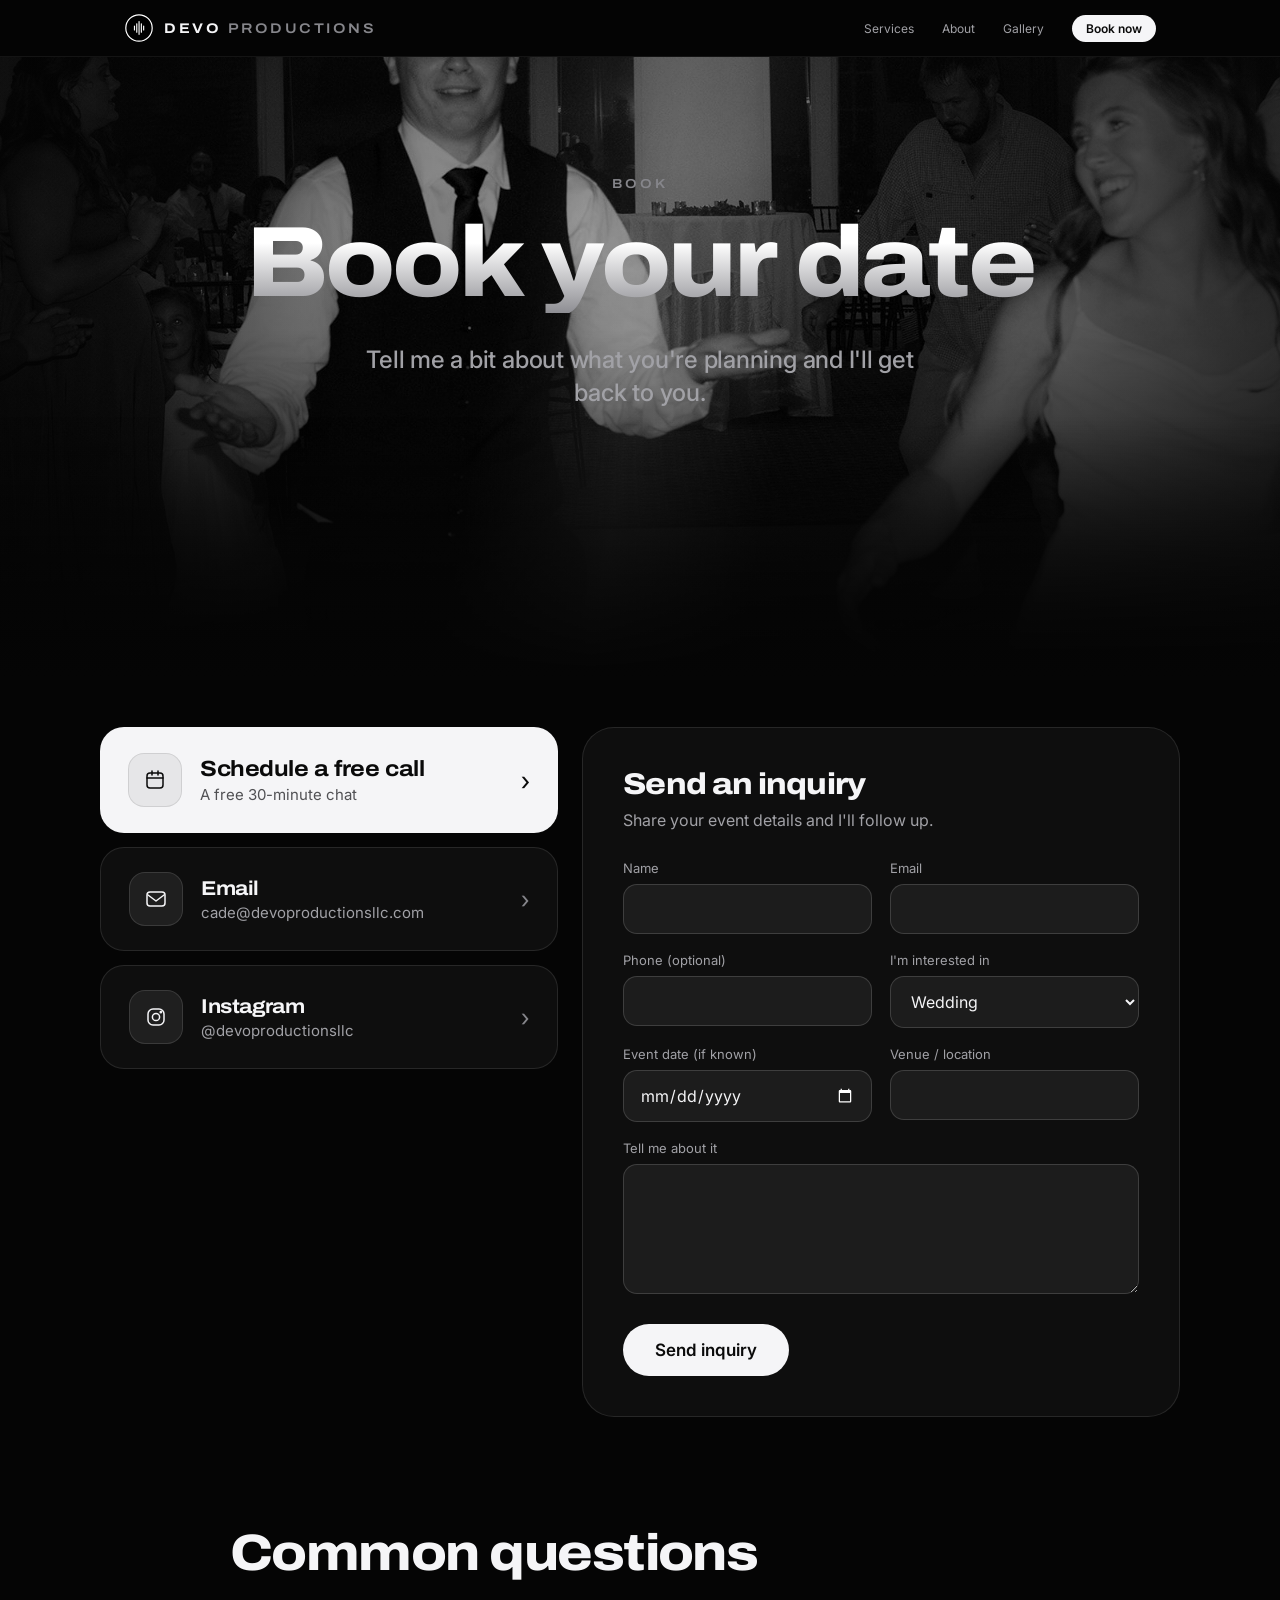
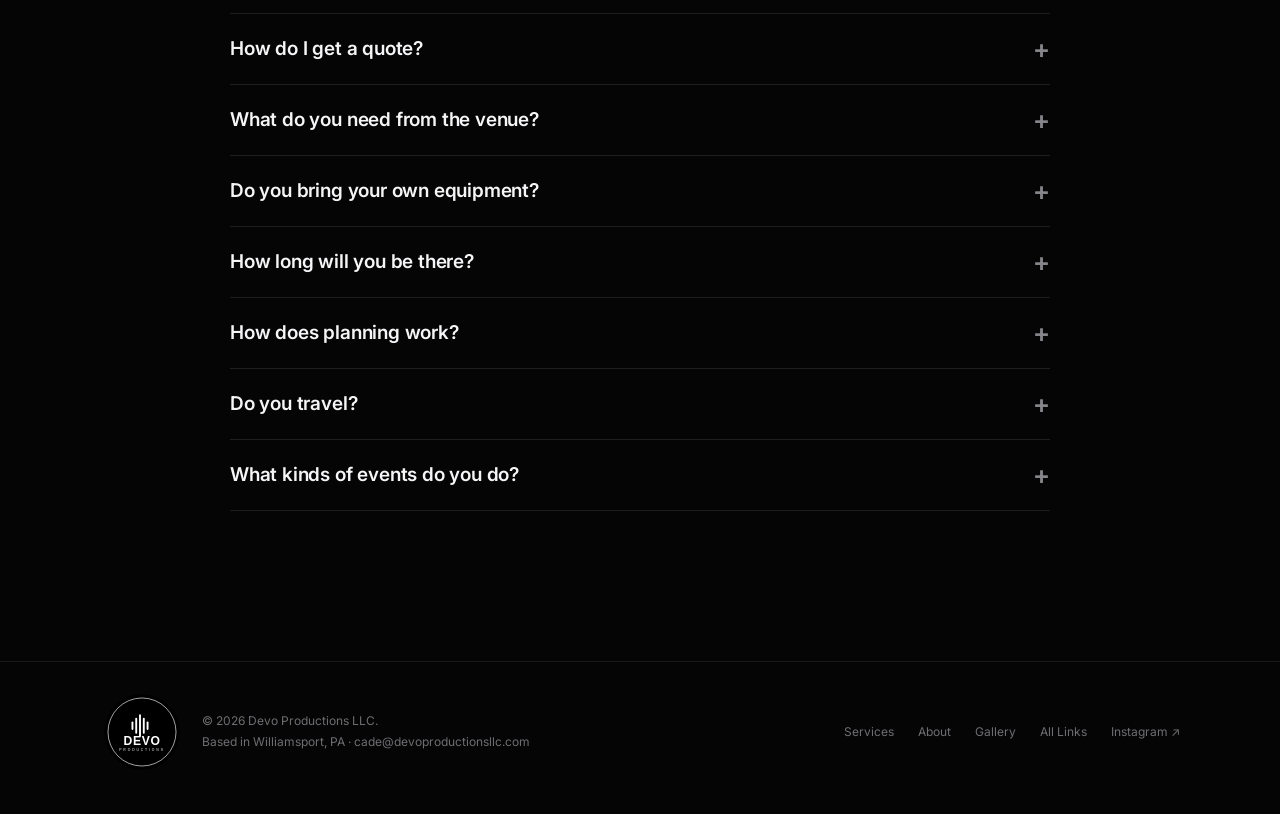
<file: book/index.html>
<!doctype html>
<html lang="en">
<head>
<meta charset="utf-8">
<meta name="viewport" content="width=device-width, initial-scale=1">
<title>Book Your Date | Devo Productions</title>
<meta name="description" content="Send an inquiry or book a free 30-minute call. Tell me your date, your venue, and what you are planning.">
<meta name="theme-color" content="#050505">
<link rel="canonical" href="https://devoproductionsllc.com/book/">
<link rel="icon" type="image/svg+xml" href="/favicon.svg">
<meta property="og:type" content="website">
<meta property="og:site_name" content="Devo Productions">
<meta property="og:title" content="Book Your Date | Devo Productions">
<meta property="og:description" content="Send an inquiry or book a free 30-minute call. Tell me your date, your venue, and what you are planning.">
<meta property="og:url" content="https://devoproductionsllc.com/book/">
<meta property="og:image" content="https://devoproductionsllc.com/img/og.jpg">
<meta name="twitter:card" content="summary_large_image">
<link rel="preconnect" href="https://fonts.googleapis.com">
<link rel="preconnect" href="https://fonts.gstatic.com" crossorigin>
<link href="https://fonts.googleapis.com/css2?family=Archivo:wdth,wght@62..125,500..900&family=Inter:wght@400;500;600;700&display=swap" rel="stylesheet">
<style>

body{margin:0;background:#050505}
a{color:inherit;text-decoration:none}
a:hover{opacity:.75}
h1,h2,h3{font-family:'Archivo','Inter',system-ui,sans-serif;font-stretch:112%;font-weight:800!important}
[style*="font-family:'Archivo'"]{font-stretch:112%}
input:focus,select:focus,textarea:focus{outline:2px solid #ffffff66;outline-offset:2px}
select option{color:#111}
.faq{border-bottom:1px solid #ffffff1a}.faq summary{list-style:none;cursor:pointer;padding:22px 0;font-size:19px;font-weight:600;letter-spacing:-.01em;display:flex;justify-content:space-between;align-items:center;gap:16px}.faq summary::-webkit-details-marker{display:none}.faq summary::after{content:"+";color:#86868b;font-size:26px;line-height:1;flex:0 0 auto}.faq[open] summary::after{content:"\2013"}.faq p{margin:0 0 24px;font-size:17px;line-height:1.6;color:#a1a1a6;max-width:680px}
@keyframes rise{from{opacity:0;transform:translateY(24px)}to{opacity:1;transform:translateY(0)}}
@media (prefers-reduced-motion: reduce){*{animation:none !important}}
@keyframes kb{from{transform:scale(1.04) translate3d(-1.5%,0,0)}to{transform:scale(1.24) translate3d(1.8%,-2.5%,0)}}
@keyframes sweep{from{transform:translateX(-60%)}to{transform:translateX(60%)}}
@keyframes px{to{transform:translateY(140px)}}
@supports (animation-timeline: scroll()){.px{animation:px linear both;animation-timeline:scroll(root);animation-range:0 900px}}
@media (max-width:720px){
h1{font-size:clamp(34px,11vw,56px)!important;line-height:1.05!important}
[style*="clamp(40px,6.8vw,96px)"]{font-size:38px!important}
[style*="clamp(32px,4.4vw,56px)"]{font-size:34px!important}
[style*="clamp(30px,4vw,52px)"],[style*="clamp(30px,3.9vw,50px)"]{font-size:32px!important}
[style*="min-height:940px"]{min-height:760px!important}
[style*="min-height:720px"],[style*="min-height:620px"]{min-height:580px!important}
[style*="padding:96px 24px 0"],[style*="padding:110px 24px 0"],[style*="padding:120px 24px 0"],[style*="padding:130px 24px 0"],[style*="padding:110px 24px 60px"]{padding-top:76px!important}
[style*="padding:90px 24px 0"]{padding-top:56px!important}
[style*="padding:130px 24px 150px"],[style*="padding:100px 24px 100px"]{padding:84px 24px 92px!important}
[style*="padding:90px 24px 30px"]{padding:56px 24px 20px!important}
[style*=";height:680px"],[style*=";height:640px"],[style*=";height:620px"]{height:440px!important}
[style*=";height:520px"],[style*=";height:560px"]{height:360px!important}
[style*=";height:230px"]{height:150px!important}
[style*="gap:56px"],[style*="gap:64px"]{gap:28px!important}
[style*="padding:40px;box-sizing"]{padding:26px!important}
[style*="width:128px;height:128px"]{width:96px!important;height:96px!important;border-radius:28px!important}
[style*="min-height:56px"]{padding:0 16px!important;gap:6px 14px!important}
[style*="gap:6px 28px"]{gap:6px 16px!important;font-size:13px!important}
[style*="columns:3 300px"]{columns:2 140px!important;column-gap:10px!important}
}
@media (max-width:460px){span[style*="color:#86868b;font-weight:600"]{display:none}}
.rm-poster{display:none}
@media (prefers-reduced-motion: reduce){.rm-poster{display:block}video[poster]{display:none}}

</style>
</head>
<body>

<div style="font-family:'Inter',system-ui,sans-serif;width:100%;background:#050505;color:#f5f5f7;-webkit-font-smoothing:antialiased;overflow:hidden">

<div style="position:sticky;top:0;z-index:20;background:rgba(5,5,5,.7);backdrop-filter:saturate(180%) blur(22px);-webkit-backdrop-filter:saturate(180%) blur(22px);border-bottom:1px solid #ffffff10">
<div style="max-width:1080px;margin:0 auto;padding:0 24px;box-sizing:border-box;min-height:56px;display:flex;flex-wrap:wrap;gap:8px 32px;align-items:center;justify-content:space-between">
<a href="/" style="display:flex;align-items:center;gap:10px;font-family:'Archivo','Inter',sans-serif;font-weight:700;font-size:14px;letter-spacing:.18em;text-transform:uppercase">
<svg width="30" height="30" viewBox="0 0 400 400" aria-hidden="true"><circle cx="200" cy="200" r="190" fill="#000"/><circle cx="200" cy="200" r="176" fill="none" stroke="#fff" stroke-width="16"/><g fill="#fff" transform="translate(200 200) scale(1.7) translate(-190 -170)"><rect x="150" y="150" width="9" height="40" rx="4.5"/><rect x="168" y="132" width="9" height="76" rx="4.5"/><rect x="186" y="116" width="9" height="108" rx="4.5"/><rect x="204" y="132" width="9" height="76" rx="4.5"/><rect x="222" y="150" width="9" height="40" rx="4.5"/></g></svg>
<span>Devo <span style="color:#86868b;font-weight:600">Productions</span></span>
</a>
<div style="display:flex;flex-wrap:wrap;gap:6px 28px;align-items:center;font-size:12px;color:#a1a1a6">
<a href="/services/">Services</a><a href="/about/">About</a><a href="/gallery/">Gallery</a><a href="/book/" style="background:#f5f5f7;color:#0a0a0a;font-weight:600;padding:6px 14px;border-radius:999px">Book now</a>
</div>
</div>
</div>

<div style="position:relative;min-height:620px;text-align:center;overflow:hidden">
<div class="px" aria-hidden="true" style="position:absolute;inset:-150px 0 0 0;pointer-events:none;overflow:hidden"><img loading="lazy" decoding="async" src="/img/bride-and-groom.jpg" alt="" style="position:absolute;inset:0;width:100%;height:100%;object-fit:cover;object-position:50% 50%;opacity:.9;filter:grayscale(1) contrast(1.15) brightness(.7);-webkit-mask-image:linear-gradient(to bottom,#000 0%,#000 55%,transparent 100%);mask-image:linear-gradient(to bottom,#000 0%,#000 55%,transparent 100%)"><div style="position:absolute;inset:0;background:radial-gradient(ellipse 80% 70% at 50% 40%,rgba(5,5,5,0) 0%,rgba(5,5,5,.55) 100%),linear-gradient(90deg,rgba(5,5,5,.55),rgba(5,5,5,0) 30%,rgba(5,5,5,0) 70%,rgba(5,5,5,.55))"></div></div><div aria-hidden="true" style="position:absolute;inset:0;pointer-events:none;overflow:hidden"><div style="position:absolute;top:0;bottom:0;left:-20%;width:140%;background:linear-gradient(100deg,transparent 42%,rgba(255,255,255,.08) 50%,transparent 58%);animation:sweep 9s ease-in-out infinite alternate"></div></div>
<div style="position:relative;max-width:1080px;margin:0 auto;padding:120px 24px 0;box-sizing:border-box;animation:rise 1.2s cubic-bezier(.22,.61,.36,1) both">
<div style="font-family:'Archivo','Inter',sans-serif;font-weight:600;letter-spacing:.22em;text-transform:uppercase;font-size:13px;color:#86868b;margin-bottom:22px">Book</div>
<h1 style="margin:0;font-weight:700;font-size:clamp(44px,7.8vw,106px);line-height:1;letter-spacing:-.03em;background:linear-gradient(180deg,#ffffff 30%,#8e8e93 100%);-webkit-background-clip:text;background-clip:text;color:transparent">Book your date</h1>
<p style="margin:30px auto 0;max-width:560px;font-size:clamp(19px,2vw,24px);line-height:1.4;letter-spacing:-.01em;color:#a1a1a6;font-weight:500">Tell me a bit about what you're planning and I'll get back to you.</p>
</div>
<div style="position:absolute;left:0;right:0;bottom:0;height:260px;pointer-events:none;background:linear-gradient(to bottom,rgba(5,5,5,0) 0%,rgba(5,5,5,.55) 50%,#050505 100%)"></div>
</div>

<div style="padding:50px 24px 110px">
<div style="max-width:1080px;margin:0 auto;display:flex;flex-wrap:wrap;gap:24px;align-items:flex-start">

<div style="flex:1 1 360px;min-width:0;display:flex;flex-direction:column;gap:14px">
<a href="https://calendly.com/devoproductionsllc/30min" style="display:flex;align-items:center;justify-content:space-between;gap:16px;background:#f5f5f7;color:#0a0a0a;border-radius:24px;padding:26px 28px">
<div style="display:flex;align-items:center;gap:18px"><div style="width:52px;height:52px;border-radius:16px;background:rgba(0,0,0,.06);border:1px solid #0000001a;display:flex;align-items:center;justify-content:center;margin-bottom:0px;flex:0 0 52px"><svg width="24" height="24" viewBox="0 0 24 24" fill="none" stroke="#0a0a0a" stroke-width="1.5" stroke-linecap="round" stroke-linejoin="round" aria-hidden="true"><rect x="4" y="5" width="16" height="15" rx="3"/><path d="M4 10h16M9 3v4M15 3v4"/></svg></div><div><div style="font-family:'Archivo','Inter',sans-serif;font-weight:700;font-size:22px;letter-spacing:-.02em">Schedule a free call</div><div style="font-size:15px;color:#515154;margin-top:4px">A free 30-minute chat</div></div></div>
<div style="font-size:26px">&#8250;</div>
</a>
<a href="mailto:cade@devoproductionsllc.com" style="display:flex;align-items:center;justify-content:space-between;gap:16px;background:#0e0e0e;border:1px solid #ffffff1a;border-radius:24px;padding:24px 28px">
<div style="display:flex;align-items:center;gap:18px"><div style="width:52px;height:52px;border-radius:16px;background:rgba(255,255,255,.07);border:1px solid #ffffff1f;display:flex;align-items:center;justify-content:center;margin-bottom:0px;flex:0 0 52px"><svg width="24" height="24" viewBox="0 0 24 24" fill="none" stroke="#f5f5f7" stroke-width="1.5" stroke-linecap="round" stroke-linejoin="round" aria-hidden="true"><rect x="3" y="5" width="18" height="14" rx="3"/><path d="M4 8l8 6 8-6"/></svg></div><div><div style="font-family:'Archivo','Inter',sans-serif;font-weight:700;font-size:20px;letter-spacing:-.02em">Email</div><div style="font-size:15px;color:#a1a1a6;margin-top:4px">cade@devoproductionsllc.com</div></div></div>
<div style="font-size:24px;color:#86868b">&#8250;</div>
</a>
<a href="https://www.instagram.com/devoproductionsllc" style="display:flex;align-items:center;justify-content:space-between;gap:16px;background:#0e0e0e;border:1px solid #ffffff1a;border-radius:24px;padding:24px 28px">
<div style="display:flex;align-items:center;gap:18px"><div style="width:52px;height:52px;border-radius:16px;background:rgba(255,255,255,.07);border:1px solid #ffffff1f;display:flex;align-items:center;justify-content:center;margin-bottom:0px;flex:0 0 52px"><svg width="24" height="24" viewBox="0 0 24 24" fill="none" stroke="#f5f5f7" stroke-width="1.5" stroke-linecap="round" stroke-linejoin="round" aria-hidden="true"><rect x="4" y="4" width="16" height="16" rx="5"/><circle cx="12" cy="12" r="3.6"/><circle cx="16.8" cy="7.2" r=".6" fill="#fff"/></svg></div><div><div style="font-family:'Archivo','Inter',sans-serif;font-weight:700;font-size:20px;letter-spacing:-.02em">Instagram</div><div style="font-size:15px;color:#a1a1a6;margin-top:4px">@devoproductionsllc</div></div></div>
<div style="font-size:24px;color:#86868b">&#8250;</div>
</a>
</div>

<div id="inquiry" style="flex:1.4 1 460px;min-width:0;background:#0e0e0e;border:1px solid #ffffff1a;border-radius:32px;padding:40px;box-sizing:border-box">
<div id="inq-form">
<h2 style="margin:0 0 8px;font-size:30px;letter-spacing:-.03em;font-weight:700">Send an inquiry</h2>
<p style="margin:0 0 28px;font-size:16px;line-height:1.5;color:#a1a1a6">Share your event details and I'll follow up.</p>
<div style="display:flex;flex-wrap:wrap;gap:18px">
<div style="flex:1 1 220px;min-width:0"><label for="f-name" style="display:block;font-size:13px;color:#a1a1a6;margin-bottom:8px">Name</label><input id="f-name" type="text" style="width:100%;box-sizing:border-box;background:rgba(255,255,255,.06);border:1px solid #ffffff26;border-radius:14px;padding:14px 16px;color:#f5f5f7;font:inherit;font-size:16px"></div>
<div style="flex:1 1 220px;min-width:0"><label for="f-email" style="display:block;font-size:13px;color:#a1a1a6;margin-bottom:8px">Email</label><input id="f-email" type="email" style="width:100%;box-sizing:border-box;background:rgba(255,255,255,.06);border:1px solid #ffffff26;border-radius:14px;padding:14px 16px;color:#f5f5f7;font:inherit;font-size:16px"></div>
<div style="flex:1 1 220px;min-width:0"><label for="f-phone" style="display:block;font-size:13px;color:#a1a1a6;margin-bottom:8px">Phone (optional)</label><input id="f-phone" type="tel" style="width:100%;box-sizing:border-box;background:rgba(255,255,255,.06);border:1px solid #ffffff26;border-radius:14px;padding:14px 16px;color:#f5f5f7;font:inherit;font-size:16px"></div>
<div style="flex:1 1 220px;min-width:0"><label for="f-type" style="display:block;font-size:13px;color:#a1a1a6;margin-bottom:8px">I'm interested in</label><select id="f-type" style="width:100%;box-sizing:border-box;background:rgba(255,255,255,.06);border:1px solid #ffffff26;border-radius:14px;padding:14px 16px;color:#f5f5f7;font:inherit;font-size:16px"><option>Wedding</option><option>Party / Event DJ</option><option>Church Sound Consulting</option><option>Sound Training</option><option>Something else</option></select></div>
<div style="flex:1 1 220px;min-width:0"><label for="f-date" style="display:block;font-size:13px;color:#a1a1a6;margin-bottom:8px">Event date (if known)</label><input id="f-date" type="date" style="width:100%;box-sizing:border-box;background:rgba(255,255,255,.06);border:1px solid #ffffff26;border-radius:14px;padding:14px 16px;color:#f5f5f7;font:inherit;font-size:16px;color-scheme:dark"></div>
<div style="flex:1 1 220px;min-width:0"><label for="f-venue" style="display:block;font-size:13px;color:#a1a1a6;margin-bottom:8px">Venue / location</label><input id="f-venue" type="text" style="width:100%;box-sizing:border-box;background:rgba(255,255,255,.06);border:1px solid #ffffff26;border-radius:14px;padding:14px 16px;color:#f5f5f7;font:inherit;font-size:16px"></div>
<div style="flex:1 1 100%;min-width:0"><label for="f-msg" style="display:block;font-size:13px;color:#a1a1a6;margin-bottom:8px">Tell me about it</label><textarea id="f-msg" rows="5" style="width:100%;box-sizing:border-box;background:rgba(255,255,255,.06);border:1px solid #ffffff26;border-radius:14px;padding:14px 16px;color:#f5f5f7;font:inherit;font-size:16px;resize:vertical"></textarea></div>
</div>
<input id="f-bot" type="checkbox" tabindex="-1" autocomplete="off" aria-hidden="true" style="position:absolute;left:-9999px;opacity:0">
<div id="inq-err" style="display:none;margin-top:20px;font-size:15px;line-height:1.5;color:#ff9f9a"></div>
<button type="button" id="send-btn" style="margin-top:26px;cursor:pointer;border:none;background:#f5f5f7;color:#0a0a0a;font:inherit;font-weight:600;font-size:17px;padding:16px 32px;border-radius:999px;opacity:1">Send inquiry</button>
</div>
<div id="inq-thanks" style="display:none;text-align:center;padding:40px 0">
<div style="width:64px;height:64px;border-radius:20px;background:rgba(255,255,255,.07);border:1px solid #ffffff1f;display:flex;align-items:center;justify-content:center;margin:0 auto 24px"><svg width="28" height="28" viewBox="0 0 24 24" fill="none" stroke="#f5f5f7" stroke-width="1.6" stroke-linecap="round" stroke-linejoin="round" aria-hidden="true"><path d="M5 12.5l4.5 4.5L19 7.5"/></svg></div>
<h2 style="margin:0 0 12px;font-size:34px;letter-spacing:-.03em;font-weight:700"><span id="thanks-head">Thanks</span></h2>
<p style="margin:0 auto 28px;max-width:380px;font-size:18px;line-height:1.5;color:#a1a1a6">I got your message and I'll get back to you soon.</p>
<div style="display:flex;flex-wrap:wrap;gap:12px 24px;justify-content:center"><a href="/" style="color:#f5f5f7;font-size:17px">Back to home &#8250;</a><a href="/gallery/" style="color:#f5f5f7;font-size:17px">See the gallery &#8250;</a></div>
</div>
</div>

</div>
</div>

<div style="padding:0 24px 150px">
<div style="max-width:820px;margin:0 auto">
<h2 style="margin:0 0 32px;font-weight:700;font-size:clamp(30px,4vw,52px);line-height:1.05;letter-spacing:-.03em">Common questions</h2>
<div style="border-top:1px solid #ffffff1a">
<details class="faq"><summary>How do I get a quote?</summary><p>Send me your date, your venue, and what you're planning, or book a free 30-minute call. I'll come back to you with a quote.</p></details>
<details class="faq"><summary>What do you need from the venue?</summary><p>Two outlets. If the venue doesn't have them, I have a generator and I'll include it in your quote.</p></details>
<details class="faq"><summary>Do you bring your own equipment?</summary><p>Yes. I bring the sound system and the microphones.</p></details>
<details class="faq"><summary>How long will you be there?</summary><p>You have me for the whole day.</p></details>
<details class="faq"><summary>How does planning work?</summary><p>Planning is part of the package. We sit down at least twice before the day so every detail is the way you want it.</p></details>
<details class="faq"><summary>Do you travel?</summary><p>Travel is priced per event, depending on distance. I'll include it in your quote up front.</p></details>
<details class="faq"><summary>What kinds of events do you do?</summary><p>Weddings, birthdays, corporate events, and holiday parties. I also help churches with their sound and train volunteer teams.</p></details>
</div>
</div>
</div>

<div style="border-top:1px solid #ffffff14;padding:28px 24px 40px;font-size:12px;color:#6e6e73">
<div style="max-width:1080px;margin:0 auto;display:flex;flex-wrap:wrap;gap:16px 32px;justify-content:space-between;align-items:center">
<div style="display:flex;align-items:center;gap:18px">
<svg width="84" height="84" viewBox="0 0 400 400" role="img" aria-label="Devo Productions logo" style="flex:0 0 84px"><circle cx="200" cy="200" r="180" fill="#000"/><circle cx="200" cy="200" r="162" fill="none" stroke="#fff" stroke-width="3"/><g fill="#fff"><rect x="150" y="150" width="9" height="40" rx="4.5"/><rect x="168" y="132" width="9" height="76" rx="4.5"/><rect x="186" y="116" width="9" height="108" rx="4.5"/><rect x="204" y="132" width="9" height="76" rx="4.5"/><rect x="222" y="150" width="9" height="40" rx="4.5"/></g><text x="200" y="262" text-anchor="middle" font-family="Arial, Helvetica, sans-serif" font-size="58" font-weight="800" letter-spacing="3" fill="#fff">DEVO</text><text x="200" y="292" text-anchor="middle" font-family="Arial, Helvetica, sans-serif" font-size="16" font-weight="400" letter-spacing="9" fill="#fff">PRODUCTIONS</text></svg>
<div style="line-height:1.7">&copy; 2026 Devo Productions LLC.<br>Based in Williamsport, PA &middot; <a href="mailto:cade@devoproductionsllc.com">cade@devoproductionsllc.com</a></div>
</div>
<div style="display:flex;flex-wrap:wrap;gap:6px 24px"><a href="/services/">Services</a><a href="/about/">About</a><a href="/gallery/">Gallery</a><a href="/links/">All Links</a><a href="https://www.instagram.com/devoproductionsllc">Instagram &#8599;</a></div>
</div>
</div>

</div>

<script>
(function(){
var rm=window.matchMedia&&matchMedia('(prefers-reduced-motion: reduce)').matches;
var vs=[].slice.call(document.querySelectorAll('video[data-src]'));
if(rm||!('IntersectionObserver' in window)){ if(!rm) vs.forEach(function(v){v.src=v.getAttribute('data-src');}); return; }
var io=new IntersectionObserver(function(es){es.forEach(function(e){var v=e.target;
 if(e.isIntersecting){ if(!v.src) v.src=v.getAttribute('data-src'); var p=v.play&&v.play(); if(p&&p.catch)p.catch(function(){}); }
 else if(v.src){ v.pause(); } });},{rootMargin:'300px 0px'});
vs.forEach(function(v){io.observe(v);});
})();
(function(){
var KEY='6825f7e3-270f-4635-b825-981ccfb21f7a';
var $=function(i){return document.getElementById(i)};
var btn=$('send-btn'),err=$('inq-err'),busy=false;
function val(i){var e=$(i);return e?e.value.trim():''}
function showErr(m){err.textContent=m;err.style.display='block'}
btn.addEventListener('click',function(){
 if(busy)return; err.style.display='none';
 if($('f-bot')&&$('f-bot').checked)return;
 var name=val('f-name'),email=val('f-email');
 if(!name||!/^\S+@\S+\.\S+$/.test(email)){showErr('Please add your name and a valid email so I can reply.');return;}
 busy=true;btn.textContent='Sending...';btn.style.opacity='.6';
 var crm=fetch('/api/lead',{method:'POST',headers:{'Content-Type':'application/json'},body:JSON.stringify({name:name,email:email,phone:val('f-phone'),service:val('f-type'),event_date:val('f-date'),venue:val('f-venue'),message:val('f-msg')})}).then(function(r){return r.ok}).catch(function(){return false});
 var mail=fetch('https://api.web3forms.com/submit',{method:'POST',headers:{'Content-Type':'application/json','Accept':'application/json'},body:JSON.stringify({access_key:KEY,subject:'New inquiry from devoproductionsllc.com',from_name:'Devo Productions Website',name:name,email:email,phone:val('f-phone'),event_type:val('f-type'),event_date:val('f-date'),venue:val('f-venue'),message:val('f-msg')})}).then(function(r){return r.json()}).then(function(d){return !!(d&&d.success)}).catch(function(){return false});
 Promise.all([crm,mail]).then(function(res){
  if(res[0]||res[1]){var first=name.split(' ')[0];$('thanks-head').textContent='Thanks, '+first;$('inq-form').style.display='none';$('inq-thanks').style.display='block';$('inquiry').scrollIntoView({behavior:'smooth',block:'center'});}
  else showErr('That did not send. You can email cade@devoproductionsllc.com.');
 })
 .then(function(){busy=false;btn.textContent='Send inquiry';btn.style.opacity='1';});
});})();
</script>
</body>
</html>
</file>
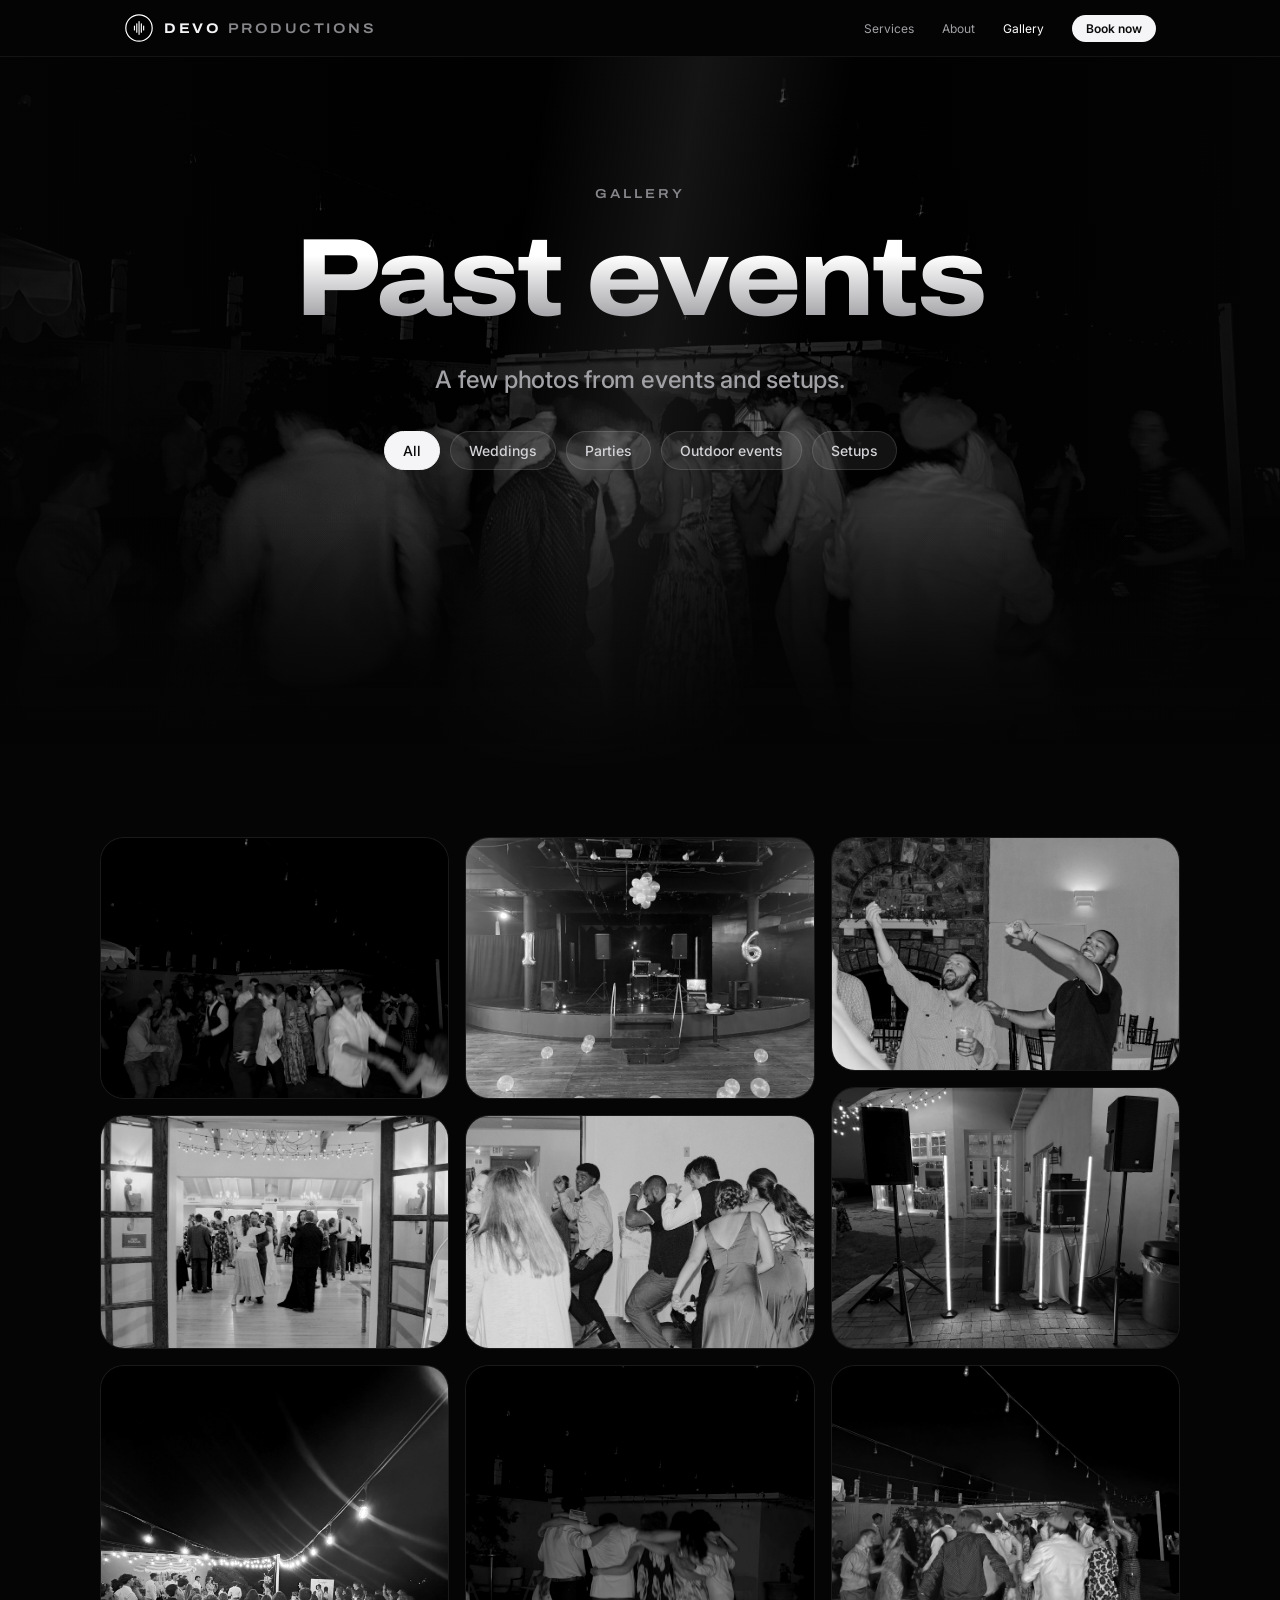
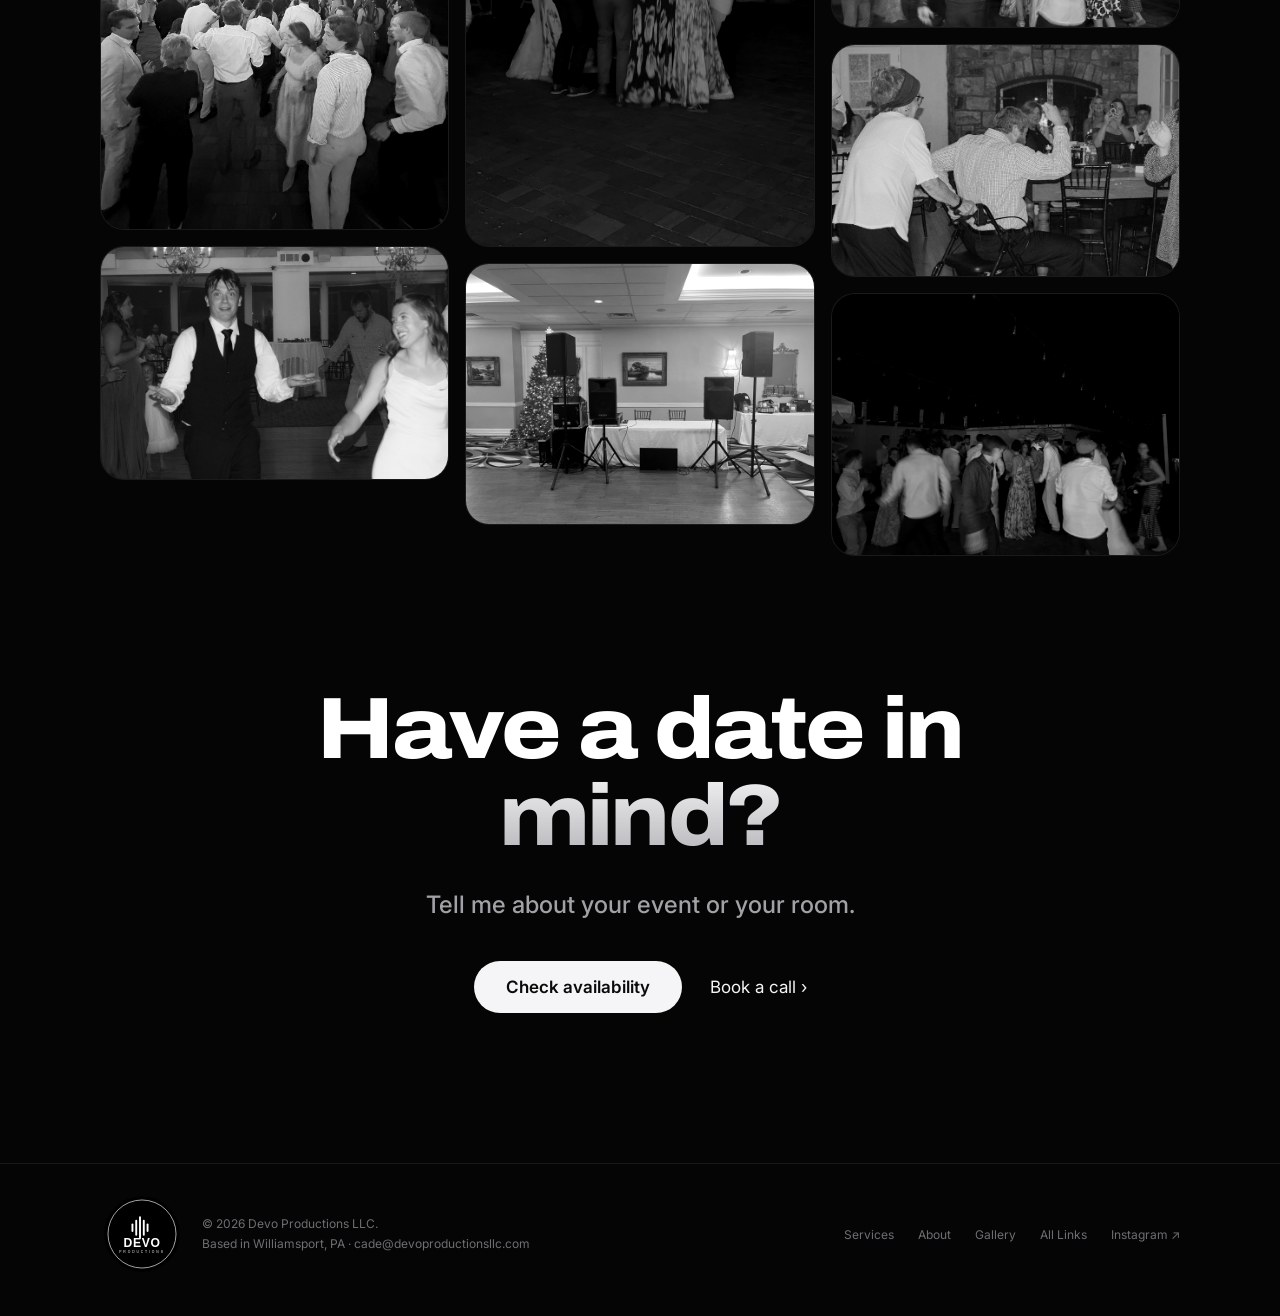
<file: gallery/index.html>
<!doctype html>
<html lang="en">
<head>
<meta charset="utf-8">
<meta name="viewport" content="width=device-width, initial-scale=1">
<title>Gallery | Devo Productions</title>
<meta name="description" content="Photos from weddings, parties, outdoor events and sound setups.">
<meta name="theme-color" content="#050505">
<link rel="canonical" href="https://devoproductionsllc.com/gallery/">
<link rel="icon" type="image/svg+xml" href="/favicon.svg">
<meta property="og:type" content="website">
<meta property="og:site_name" content="Devo Productions">
<meta property="og:title" content="Gallery | Devo Productions">
<meta property="og:description" content="Photos from weddings, parties, outdoor events and sound setups.">
<meta property="og:url" content="https://devoproductionsllc.com/gallery/">
<meta property="og:image" content="https://devoproductionsllc.com/img/og.jpg">
<meta name="twitter:card" content="summary_large_image">
<link rel="preconnect" href="https://fonts.googleapis.com">
<link rel="preconnect" href="https://fonts.gstatic.com" crossorigin>
<link href="https://fonts.googleapis.com/css2?family=Archivo:wdth,wght@62..125,500..900&family=Inter:wght@400;500;600;700&display=swap" rel="stylesheet">
<style>

body{margin:0;background:#050505}
a{color:inherit;text-decoration:none}
a:hover{opacity:.75}
h1,h2,h3{font-family:'Archivo','Inter',system-ui,sans-serif;font-stretch:112%;font-weight:800!important}
[style*="font-family:'Archivo'"]{font-stretch:112%}
@supports (animation-timeline: view()){.reveal{animation:rise linear both;animation-timeline:view();animation-range:entry 0% entry 45%}}
@keyframes rise{from{opacity:0;transform:translateY(24px)}to{opacity:1;transform:translateY(0)}}
@media (prefers-reduced-motion: reduce){*{animation:none !important}}
@keyframes kb{from{transform:scale(1.04) translate3d(-1.5%,0,0)}to{transform:scale(1.24) translate3d(1.8%,-2.5%,0)}}
@keyframes sweep{from{transform:translateX(-60%)}to{transform:translateX(60%)}}
@keyframes px{to{transform:translateY(140px)}}
@supports (animation-timeline: scroll()){.px{animation:px linear both;animation-timeline:scroll(root);animation-range:0 900px}}
.g img{filter:grayscale(1) contrast(1.05);transition:filter .5s,transform .6s}.g:hover img{filter:none;transform:scale(1.03)}
.g video{filter:grayscale(1) contrast(1.05);transition:filter .5s}.g:hover video{filter:none}
@media (max-width:720px){
h1{font-size:clamp(34px,11vw,56px)!important;line-height:1.05!important}
[style*="clamp(40px,6.8vw,96px)"]{font-size:38px!important}
[style*="clamp(32px,4.4vw,56px)"]{font-size:34px!important}
[style*="clamp(30px,4vw,52px)"],[style*="clamp(30px,3.9vw,50px)"]{font-size:32px!important}
[style*="min-height:940px"]{min-height:760px!important}
[style*="min-height:720px"],[style*="min-height:620px"]{min-height:580px!important}
[style*="padding:96px 24px 0"],[style*="padding:110px 24px 0"],[style*="padding:120px 24px 0"],[style*="padding:130px 24px 0"],[style*="padding:110px 24px 60px"]{padding-top:76px!important}
[style*="padding:90px 24px 0"]{padding-top:56px!important}
[style*="padding:130px 24px 150px"],[style*="padding:100px 24px 100px"]{padding:84px 24px 92px!important}
[style*="padding:90px 24px 30px"]{padding:56px 24px 20px!important}
[style*=";height:680px"],[style*=";height:640px"],[style*=";height:620px"]{height:440px!important}
[style*=";height:520px"],[style*=";height:560px"]{height:360px!important}
[style*=";height:230px"]{height:150px!important}
[style*="gap:56px"],[style*="gap:64px"]{gap:28px!important}
[style*="padding:40px;box-sizing"]{padding:26px!important}
[style*="width:128px;height:128px"]{width:96px!important;height:96px!important;border-radius:28px!important}
[style*="min-height:56px"]{padding:0 16px!important;gap:6px 14px!important}
[style*="gap:6px 28px"]{gap:6px 16px!important;font-size:13px!important}
[style*="columns:3 300px"]{columns:2 140px!important;column-gap:10px!important}
}
@media (max-width:460px){span[style*="color:#86868b;font-weight:600"]{display:none}}
.rm-poster{display:none}
@media (prefers-reduced-motion: reduce){.rm-poster{display:block}video[poster]{display:none}}

.chip{cursor:pointer;font:inherit;font-size:14px;font-weight:500;padding:10px 18px;border-radius:999px;background:rgba(255,255,255,.07);color:#d2d2d7;border:1px solid #ffffff1f}.chip.on{background:#f5f5f7;color:#0a0a0a;border-color:#f5f5f7}.g[hidden]{display:none}
</style>
</head>
<body>

<div style="font-family:'Inter',system-ui,sans-serif;width:100%;background:#050505;color:#f5f5f7;-webkit-font-smoothing:antialiased;overflow:hidden">

<div style="position:sticky;top:0;z-index:20;background:rgba(5,5,5,.7);backdrop-filter:saturate(180%) blur(22px);-webkit-backdrop-filter:saturate(180%) blur(22px);border-bottom:1px solid #ffffff10">
<div style="max-width:1080px;margin:0 auto;padding:0 24px;box-sizing:border-box;min-height:56px;display:flex;flex-wrap:wrap;gap:8px 32px;align-items:center;justify-content:space-between">
<a href="/" style="display:flex;align-items:center;gap:10px;font-family:'Archivo','Inter',sans-serif;font-weight:700;font-size:14px;letter-spacing:.18em;text-transform:uppercase">
<svg width="30" height="30" viewBox="0 0 400 400" aria-hidden="true"><circle cx="200" cy="200" r="190" fill="#000"/><circle cx="200" cy="200" r="176" fill="none" stroke="#fff" stroke-width="16"/><g fill="#fff" transform="translate(200 200) scale(1.7) translate(-190 -170)"><rect x="150" y="150" width="9" height="40" rx="4.5"/><rect x="168" y="132" width="9" height="76" rx="4.5"/><rect x="186" y="116" width="9" height="108" rx="4.5"/><rect x="204" y="132" width="9" height="76" rx="4.5"/><rect x="222" y="150" width="9" height="40" rx="4.5"/></g></svg>
<span>Devo <span style="color:#86868b;font-weight:600">Productions</span></span>
</a>
<div style="display:flex;flex-wrap:wrap;gap:6px 28px;align-items:center;font-size:12px;color:#a1a1a6">
<a href="/services/">Services</a><a href="/about/">About</a><a href="/gallery/" style="color:#fff">Gallery</a><a href="/book/" style="background:#f5f5f7;color:#0a0a0a;font-weight:600;padding:6px 14px;border-radius:999px">Book now</a>
</div>
</div>
</div>

<div style="position:relative;min-height:720px;text-align:center;overflow:hidden">
<div class="px" aria-hidden="true" style="position:absolute;inset:-150px 0 0 0;pointer-events:none;overflow:hidden"><img src="/img/crowd-4.jpg" alt="" style="animation:kb 26s ease-in-out infinite alternate;will-change:transform;position:absolute;inset:0;width:100%;height:100%;object-fit:cover;object-position:50% 50%;opacity:.9;filter:grayscale(1) contrast(1.15) brightness(.62);-webkit-mask-image:linear-gradient(to bottom,#000 0%,#000 55%,transparent 100%);mask-image:linear-gradient(to bottom,#000 0%,#000 55%,transparent 100%)"><div style="position:absolute;inset:0;background:radial-gradient(ellipse 80% 70% at 50% 40%,rgba(5,5,5,0) 0%,rgba(5,5,5,.55) 100%),linear-gradient(90deg,rgba(5,5,5,.55),rgba(5,5,5,0) 30%,rgba(5,5,5,0) 70%,rgba(5,5,5,.55))"></div></div><div aria-hidden="true" style="position:absolute;inset:0;pointer-events:none;overflow:hidden"><div style="position:absolute;top:0;bottom:0;left:-20%;width:140%;background:linear-gradient(100deg,transparent 42%,rgba(255,255,255,.08) 50%,transparent 58%);animation:sweep 9s ease-in-out infinite alternate"></div></div>
<div style="position:relative;max-width:1080px;margin:0 auto;padding:130px 24px 0;box-sizing:border-box;animation:rise 1.2s cubic-bezier(.22,.61,.36,1) both">
<div style="font-family:'Archivo','Inter',sans-serif;font-weight:600;letter-spacing:.22em;text-transform:uppercase;font-size:13px;color:#86868b;margin-bottom:22px">Gallery</div>
<h1 style="margin:0;font-weight:700;font-size:clamp(44px,8.6vw,118px);line-height:1;letter-spacing:-.03em;background:linear-gradient(180deg,#ffffff 30%,#8e8e93 100%);-webkit-background-clip:text;background-clip:text;color:transparent">Past events</h1>
<p style="margin:30px auto 0;max-width:560px;font-size:clamp(19px,2vw,24px);line-height:1.4;letter-spacing:-.01em;color:#a1a1a6;font-weight:500">A few photos from events and setups.</p>
<div style="margin-top:34px;display:flex;flex-wrap:wrap;gap:10px;justify-content:center">
<button type="button" class="chip on" data-filter="all">All</button>
<button type="button" class="chip" data-filter="weddings">Weddings</button>
<button type="button" class="chip" data-filter="parties">Parties</button>
<button type="button" class="chip" data-filter="outdoor">Outdoor events</button>
<button type="button" class="chip" data-filter="setups">Setups</button>

</div>
</div>
<div style="position:absolute;left:0;right:0;bottom:0;height:260px;pointer-events:none;background:linear-gradient(to bottom,rgba(5,5,5,0) 0%,rgba(5,5,5,.55) 50%,#050505 100%)"></div>
</div>

<div style="padding:60px 24px 0">
<div style="max-width:1080px;margin:0 auto;columns:3 300px;column-gap:16px">
<div class="g" data-cats="outdoor" style="break-inside:avoid;margin:0 0 16px;border-radius:24px;overflow:hidden;background:#0b0b0c;border:1px solid #ffffff10"><img loading="lazy" decoding="async" src="/img/crowd-3.jpg" alt="Outdoor dance floor packed with guests at night" style="display:block;width:100%;height:auto"></div>
<div class="g" data-cats="weddings" style="break-inside:avoid;margin:0 0 16px;border-radius:24px;overflow:hidden;background:#0b0b0c;border:1px solid #ffffff10"><img loading="lazy" decoding="async" src="/img/wedding-reception.jpg" alt="Wedding reception dance floor" style="display:block;width:100%;height:auto"></div>
<div class="g" data-cats="outdoor" style="break-inside:avoid;margin:0 0 16px;border-radius:24px;overflow:hidden;background:#0b0b0c;border:1px solid #ffffff10"><img loading="lazy" decoding="async" src="/img/crowd-1.jpg" alt="Packed outdoor dance floor under string lights" style="display:block;width:100%;height:auto"></div>
<div class="g" data-cats="weddings" style="break-inside:avoid;margin:0 0 16px;border-radius:24px;overflow:hidden;background:#0b0b0c;border:1px solid #ffffff10"><img loading="lazy" decoding="async" src="/img/bride-and-groom.jpg" alt="Bride and groom dancing" style="display:block;width:100%;height:auto"></div>
<div class="g" data-cats="partiessetups" style="break-inside:avoid;margin:0 0 16px;border-radius:24px;overflow:hidden;background:#0b0b0c;border:1px solid #ffffff10"><img loading="lazy" decoding="async" src="/img/birthday-stage.jpg" alt="Sweet 16 birthday party stage and DJ setup" style="display:block;width:100%;height:auto"></div>
<div class="g" data-cats="weddings" style="break-inside:avoid;margin:0 0 16px;border-radius:24px;overflow:hidden;background:#0b0b0c;border:1px solid #ffffff10"><img loading="lazy" decoding="async" src="/img/dance-floor.jpg" alt="Packed dance floor at reception" style="display:block;width:100%;height:auto"></div>
<div class="g" data-cats="parties" style="break-inside:avoid;margin:0 0 16px;border-radius:24px;overflow:hidden;background:#0b0b0c;border:1px solid #ffffff10"><img loading="lazy" decoding="async" src="/img/huddle.jpg" alt="Guests gathered in a group huddle on the dance floor" style="display:block;width:100%;height:auto"></div>
<div class="g" data-cats="setupsparties" style="break-inside:avoid;margin:0 0 16px;border-radius:24px;overflow:hidden;background:#0b0b0c;border:1px solid #ffffff10"><img loading="lazy" decoding="async" src="/img/speaker-setup.jpg" alt="Holiday party sound setup with speakers" style="display:block;width:100%;height:auto"></div>
<div class="g" data-cats="parties" style="break-inside:avoid;margin:0 0 16px;border-radius:24px;overflow:hidden;background:#0b0b0c;border:1px solid #ffffff10"><img loading="lazy" decoding="async" src="/img/fireplace-guests.jpg" alt="Guests celebrating by the fireplace" style="display:block;width:100%;height:auto"></div>
<div class="g" data-cats="setupsoutdoor" style="break-inside:avoid;margin:0 0 16px;border-radius:24px;overflow:hidden;background:#0b0b0c;border:1px solid #ffffff10"><img loading="lazy" decoding="async" src="/img/led-towers.jpg" alt="Outdoor evening event setup with speakers and LED light towers" style="display:block;width:100%;height:auto"></div>
<div class="g" data-cats="outdoor" style="break-inside:avoid;margin:0 0 16px;border-radius:24px;overflow:hidden;background:#0b0b0c;border:1px solid #ffffff10"><img loading="lazy" decoding="async" src="/img/crowd-2.jpg" alt="Guests dancing outdoors beneath string lights" style="display:block;width:100%;height:auto"></div>
<div class="g" data-cats="parties" style="break-inside:avoid;margin:0 0 16px;border-radius:24px;overflow:hidden;background:#0b0b0c;border:1px solid #ffffff10"><img loading="lazy" decoding="async" src="/img/laughing-guests.jpg" alt="Guests dancing and laughing" style="display:block;width:100%;height:auto"></div>
<div class="g" data-cats="outdoorweddings" style="break-inside:avoid;margin:0 0 16px;border-radius:24px;overflow:hidden;background:#0b0b0c;border:1px solid #ffffff10"><img loading="lazy" decoding="async" src="/img/crowd-4.jpg" alt="Guests dancing under string lights at an evening reception" style="display:block;width:100%;height:auto"></div>

</div>
</div>

<div style="position:relative;padding:130px 24px 150px;text-align:center;overflow:hidden">
<div class="reveal" style="position:relative;max-width:900px;margin:0 auto">
<h2 style="margin:0;font-weight:700;font-size:clamp(40px,6.8vw,96px);line-height:1;letter-spacing:-.03em;background:linear-gradient(180deg,#ffffff 40%,#b4b4b9 100%);-webkit-background-clip:text;background-clip:text;color:transparent">Have a date in mind?</h2>
<p style="margin:28px auto 0;max-width:520px;font-size:clamp(19px,2vw,24px);line-height:1.4;color:#a1a1a6;font-weight:500">Tell me about your event or your room.</p>
<div style="margin-top:40px;display:flex;flex-wrap:wrap;gap:16px 28px;justify-content:center;align-items:center">
<a href="/book/" style="background:#f5f5f7;color:#0a0a0a;font-weight:600;font-size:17px;padding:16px 32px;border-radius:999px">Check availability</a>
<a href="https://calendly.com/devoproductionsllc/30min" style="color:#f5f5f7;font-size:17px">Book a call &#8250;</a>
</div>
</div>
</div>

<div style="border-top:1px solid #ffffff14;padding:28px 24px 40px;font-size:12px;color:#6e6e73">
<div style="max-width:1080px;margin:0 auto;display:flex;flex-wrap:wrap;gap:16px 32px;justify-content:space-between;align-items:center">
<div style="display:flex;align-items:center;gap:18px">
<svg width="84" height="84" viewBox="0 0 400 400" role="img" aria-label="Devo Productions logo" style="flex:0 0 84px"><circle cx="200" cy="200" r="180" fill="#000"/><circle cx="200" cy="200" r="162" fill="none" stroke="#fff" stroke-width="3"/><g fill="#fff"><rect x="150" y="150" width="9" height="40" rx="4.5"/><rect x="168" y="132" width="9" height="76" rx="4.5"/><rect x="186" y="116" width="9" height="108" rx="4.5"/><rect x="204" y="132" width="9" height="76" rx="4.5"/><rect x="222" y="150" width="9" height="40" rx="4.5"/></g><text x="200" y="262" text-anchor="middle" font-family="Arial, Helvetica, sans-serif" font-size="58" font-weight="800" letter-spacing="3" fill="#fff">DEVO</text><text x="200" y="292" text-anchor="middle" font-family="Arial, Helvetica, sans-serif" font-size="16" font-weight="400" letter-spacing="9" fill="#fff">PRODUCTIONS</text></svg>
<div style="line-height:1.7">&copy; 2026 Devo Productions LLC.<br>Based in Williamsport, PA &middot; <a href="mailto:cade@devoproductionsllc.com">cade@devoproductionsllc.com</a></div>
</div>
<div style="display:flex;flex-wrap:wrap;gap:6px 24px"><a href="/services/">Services</a><a href="/about/">About</a><a href="/gallery/">Gallery</a><a href="/links/">All Links</a><a href="https://www.instagram.com/devoproductionsllc">Instagram &#8599;</a></div>
</div>
</div>

</div>

<script>
(function(){
var rm=window.matchMedia&&matchMedia('(prefers-reduced-motion: reduce)').matches;
var vs=[].slice.call(document.querySelectorAll('video[data-src]'));
if(rm||!('IntersectionObserver' in window)){ if(!rm) vs.forEach(function(v){v.src=v.getAttribute('data-src');}); return; }
var io=new IntersectionObserver(function(es){es.forEach(function(e){var v=e.target;
 if(e.isIntersecting){ if(!v.src) v.src=v.getAttribute('data-src'); var p=v.play&&v.play(); if(p&&p.catch)p.catch(function(){}); }
 else if(v.src){ v.pause(); } });},{rootMargin:'300px 0px'});
vs.forEach(function(v){io.observe(v);});
})();
(function(){var chips=[].slice.call(document.querySelectorAll('.chip')),items=[].slice.call(document.querySelectorAll('.g[data-cats]'));
chips.forEach(function(c){c.addEventListener('click',function(){var f=c.getAttribute('data-filter');chips.forEach(function(x){x.classList.toggle('on',x===c)});
items.forEach(function(i){i.hidden=!(f==='all'||i.getAttribute('data-cats').split(' ').indexOf(f)>=0)});});});})();
</script>
</body>
</html>
</file>
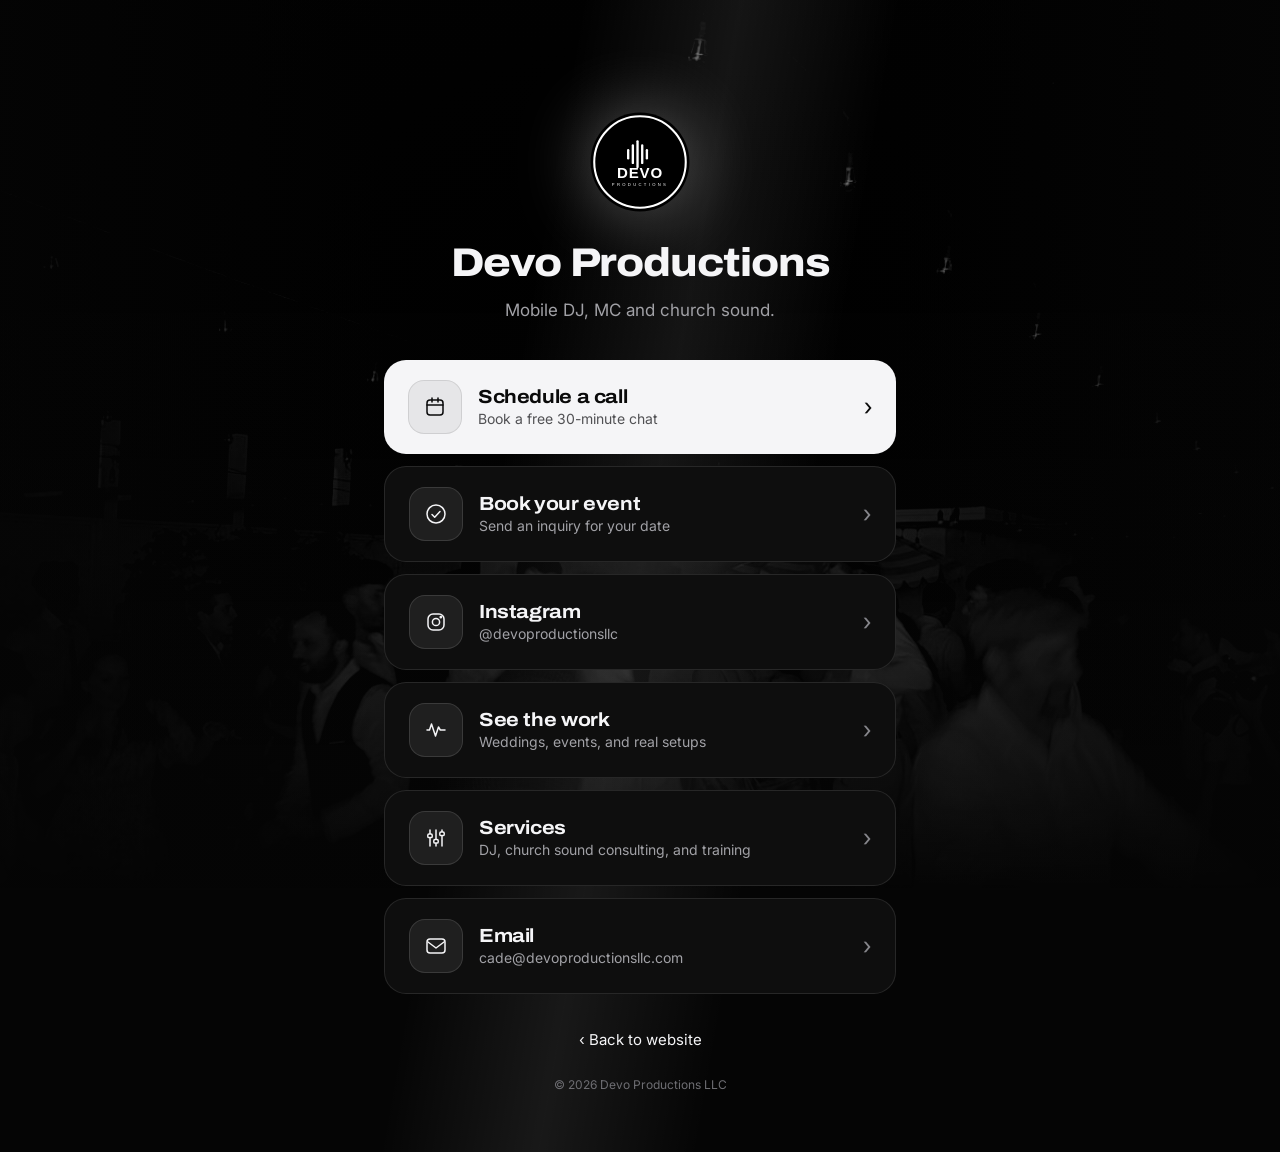
<file: links/index.html>
<!doctype html>
<html lang="en">
<head>
<meta charset="utf-8">
<meta name="viewport" content="width=device-width, initial-scale=1">
<title>Devo Productions Links</title>
<meta name="description" content="Book a call, send an inquiry, see the work, or follow along on Instagram.">
<meta name="theme-color" content="#050505">
<link rel="canonical" href="https://devoproductionsllc.com/links/">
<link rel="icon" type="image/svg+xml" href="/favicon.svg">
<meta property="og:type" content="website">
<meta property="og:site_name" content="Devo Productions">
<meta property="og:title" content="Devo Productions Links">
<meta property="og:description" content="Book a call, send an inquiry, see the work, or follow along on Instagram.">
<meta property="og:url" content="https://devoproductionsllc.com/links/">
<meta property="og:image" content="https://devoproductionsllc.com/img/og.jpg">
<meta name="twitter:card" content="summary_large_image">
<link rel="preconnect" href="https://fonts.googleapis.com">
<link rel="preconnect" href="https://fonts.gstatic.com" crossorigin>
<link href="https://fonts.googleapis.com/css2?family=Archivo:wdth,wght@62..125,500..900&family=Inter:wght@400;500;600;700&display=swap" rel="stylesheet">
<style>

body{margin:0;background:#050505}
a{color:inherit;text-decoration:none}
a:hover{opacity:.8}
h1,h2,h3{font-family:'Archivo','Inter',system-ui,sans-serif;font-stretch:112%;font-weight:800!important}
[style*="font-family:'Archivo'"]{font-stretch:112%}
@keyframes rise{from{opacity:0;transform:translateY(24px)}to{opacity:1;transform:translateY(0)}}
@media (prefers-reduced-motion: reduce){*{animation:none !important}}
@keyframes kb{from{transform:scale(1.04) translate3d(-1.5%,0,0)}to{transform:scale(1.24) translate3d(1.8%,-2.5%,0)}}
@keyframes sweep{from{transform:translateX(-60%)}to{transform:translateX(60%)}}
@keyframes px{to{transform:translateY(140px)}}
@supports (animation-timeline: scroll()){.px{animation:px linear both;animation-timeline:scroll(root);animation-range:0 900px}}
@media (max-width:720px){
h1{font-size:clamp(34px,11vw,56px)!important;line-height:1.05!important}
[style*="clamp(40px,6.8vw,96px)"]{font-size:38px!important}
[style*="clamp(32px,4.4vw,56px)"]{font-size:34px!important}
[style*="clamp(30px,4vw,52px)"],[style*="clamp(30px,3.9vw,50px)"]{font-size:32px!important}
[style*="min-height:940px"]{min-height:760px!important}
[style*="min-height:720px"],[style*="min-height:620px"]{min-height:580px!important}
[style*="padding:96px 24px 0"],[style*="padding:110px 24px 0"],[style*="padding:120px 24px 0"],[style*="padding:130px 24px 0"],[style*="padding:110px 24px 60px"]{padding-top:76px!important}
[style*="padding:90px 24px 0"]{padding-top:56px!important}
[style*="padding:130px 24px 150px"],[style*="padding:100px 24px 100px"]{padding:84px 24px 92px!important}
[style*="padding:90px 24px 30px"]{padding:56px 24px 20px!important}
[style*=";height:680px"],[style*=";height:640px"],[style*=";height:620px"]{height:440px!important}
[style*=";height:520px"],[style*=";height:560px"]{height:360px!important}
[style*=";height:230px"]{height:150px!important}
[style*="gap:56px"],[style*="gap:64px"]{gap:28px!important}
[style*="padding:40px;box-sizing"]{padding:26px!important}
[style*="width:128px;height:128px"]{width:96px!important;height:96px!important;border-radius:28px!important}
[style*="min-height:56px"]{padding:0 16px!important;gap:6px 14px!important}
[style*="gap:6px 28px"]{gap:6px 16px!important;font-size:13px!important}
[style*="columns:3 300px"]{columns:2 140px!important;column-gap:10px!important}
}
@media (max-width:460px){span[style*="color:#86868b;font-weight:600"]{display:none}}
.rm-poster{display:none}
@media (prefers-reduced-motion: reduce){.rm-poster{display:block}video[poster]{display:none}}

</style>
</head>
<body>

<div style="font-family:'Inter',system-ui,sans-serif;width:100%;background:#050505;color:#f5f5f7;-webkit-font-smoothing:antialiased;overflow:hidden;position:relative">
<div class="px" aria-hidden="true" style="position:absolute;inset:-150px 0 0 0;pointer-events:none;overflow:hidden"><img loading="lazy" decoding="async" class="rm-poster" src="/img/crowd-3.jpg" alt="" style="position:absolute;inset:0;width:100%;height:100%;object-fit:cover;object-position:50% 50%;opacity:.9;filter:grayscale(1) contrast(1.15) brightness(.8);-webkit-mask-image:linear-gradient(to bottom,#000 0%,#000 30%,transparent 80%);mask-image:linear-gradient(to bottom,#000 0%,#000 30%,transparent 80%)"><video autoplay muted loop playsinline preload="auto" poster="/img/crowd-3.jpg" data-src="/video/barn.mp4" style="position:absolute;inset:0;width:100%;height:100%;object-fit:cover;object-position:50% 50%;opacity:.9;filter:grayscale(1) contrast(1.15) brightness(.8);-webkit-mask-image:linear-gradient(to bottom,#000 0%,#000 30%,transparent 80%);mask-image:linear-gradient(to bottom,#000 0%,#000 30%,transparent 80%)"></video><div style="position:absolute;inset:0;background:radial-gradient(ellipse 80% 70% at 50% 40%,rgba(5,5,5,0) 0%,rgba(5,5,5,.55) 100%),linear-gradient(90deg,rgba(5,5,5,.55),rgba(5,5,5,0) 30%,rgba(5,5,5,0) 70%,rgba(5,5,5,.55))"></div></div><div aria-hidden="true" style="position:absolute;inset:0;pointer-events:none;overflow:hidden"><div style="position:absolute;top:0;bottom:0;left:-20%;width:140%;background:linear-gradient(100deg,transparent 42%,rgba(255,255,255,.08) 50%,transparent 58%);animation:sweep 9s ease-in-out infinite alternate"></div></div>


<div style="position:relative;max-width:560px;margin:0 auto;padding:110px 24px 60px;box-sizing:border-box;text-align:center;animation:rise 1.2s cubic-bezier(.22,.61,.36,1) both">
<svg width="104" height="104" viewBox="0 0 400 400" role="img" aria-label="Devo Productions logo" style="display:block;margin:0 auto 28px;filter:drop-shadow(0 0 36px #ffffff55)"><circle cx="200" cy="200" r="190" fill="#000"/><circle cx="200" cy="200" r="176" fill="none" stroke="#fff" stroke-width="8"/><g fill="#fff"><rect x="150" y="150" width="9" height="40" rx="4.5"/><rect x="168" y="132" width="9" height="76" rx="4.5"/><rect x="186" y="116" width="9" height="108" rx="4.5"/><rect x="204" y="132" width="9" height="76" rx="4.5"/><rect x="222" y="150" width="9" height="40" rx="4.5"/></g><text x="200" y="262" text-anchor="middle" font-family="Arial, Helvetica, sans-serif" font-size="58" font-weight="800" letter-spacing="3" fill="#fff">DEVO</text><text x="200" y="292" text-anchor="middle" font-family="Arial, Helvetica, sans-serif" font-size="16" font-weight="400" letter-spacing="9" fill="#fff">PRODUCTIONS</text></svg>
<h1 style="margin:0;font-weight:700;font-size:40px;line-height:1.05;letter-spacing:-.03em">Devo Productions</h1>
<p style="margin:14px auto 0;max-width:420px;font-size:17px;line-height:1.5;color:#a1a1a6">Mobile DJ, MC and church sound.</p>

<div style="margin-top:36px;display:flex;flex-direction:column;gap:12px;text-align:left">
<a href="https://calendly.com/devoproductionsllc/30min" style="display:flex;align-items:center;justify-content:space-between;gap:16px;background:#f5f5f7;color:#0a0a0a;border-radius:22px;padding:20px 24px">
<div style="display:flex;align-items:center;gap:16px"><div style="width:52px;height:52px;border-radius:16px;background:rgba(0,0,0,.06);border:1px solid #0000001a;display:flex;align-items:center;justify-content:center;margin-bottom:0px;flex:0 0 52px"><svg width="24" height="24" viewBox="0 0 24 24" fill="none" stroke="#0a0a0a" stroke-width="1.5" stroke-linecap="round" stroke-linejoin="round" aria-hidden="true"><rect x="4" y="5" width="16" height="15" rx="3"/><path d="M4 10h16M9 3v4M15 3v4"/></svg></div><div><div style="font-family:'Archivo','Inter',sans-serif;font-weight:700;font-size:19px;letter-spacing:-.02em">Schedule a call</div><div style="font-size:14px;color:#515154;margin-top:3px">Book a free 30-minute chat</div></div></div><div style="font-size:24px">&#8250;</div>
</a>
<a href="/book/" style="display:flex;align-items:center;justify-content:space-between;gap:16px;background:#0e0e0e;border:1px solid #ffffff1a;border-radius:22px;padding:20px 24px">
<div style="display:flex;align-items:center;gap:16px"><div style="width:52px;height:52px;border-radius:16px;background:rgba(255,255,255,.07);border:1px solid #ffffff1f;display:flex;align-items:center;justify-content:center;margin-bottom:0px;flex:0 0 52px"><svg width="24" height="24" viewBox="0 0 24 24" fill="none" stroke="#f5f5f7" stroke-width="1.5" stroke-linecap="round" stroke-linejoin="round" aria-hidden="true"><circle cx="12" cy="12" r="9"/><path d="M8 12.5l2.7 2.7L16 9.5"/></svg></div><div><div style="font-family:'Archivo','Inter',sans-serif;font-weight:700;font-size:19px;letter-spacing:-.02em">Book your event</div><div style="font-size:14px;color:#a1a1a6;margin-top:3px">Send an inquiry for your date</div></div></div><div style="font-size:24px;color:#86868b">&#8250;</div>
</a>
<a href="https://www.instagram.com/devoproductionsllc" style="display:flex;align-items:center;justify-content:space-between;gap:16px;background:#0e0e0e;border:1px solid #ffffff1a;border-radius:22px;padding:20px 24px">
<div style="display:flex;align-items:center;gap:16px"><div style="width:52px;height:52px;border-radius:16px;background:rgba(255,255,255,.07);border:1px solid #ffffff1f;display:flex;align-items:center;justify-content:center;margin-bottom:0px;flex:0 0 52px"><svg width="24" height="24" viewBox="0 0 24 24" fill="none" stroke="#f5f5f7" stroke-width="1.5" stroke-linecap="round" stroke-linejoin="round" aria-hidden="true"><rect x="4" y="4" width="16" height="16" rx="5"/><circle cx="12" cy="12" r="3.6"/><circle cx="16.8" cy="7.2" r=".6" fill="#fff"/></svg></div><div><div style="font-family:'Archivo','Inter',sans-serif;font-weight:700;font-size:19px;letter-spacing:-.02em">Instagram</div><div style="font-size:14px;color:#a1a1a6;margin-top:3px">@devoproductionsllc</div></div></div><div style="font-size:24px;color:#86868b">&#8250;</div>
</a>
<a href="/gallery/" style="display:flex;align-items:center;justify-content:space-between;gap:16px;background:#0e0e0e;border:1px solid #ffffff1a;border-radius:22px;padding:20px 24px">
<div style="display:flex;align-items:center;gap:16px"><div style="width:52px;height:52px;border-radius:16px;background:rgba(255,255,255,.07);border:1px solid #ffffff1f;display:flex;align-items:center;justify-content:center;margin-bottom:0px;flex:0 0 52px"><svg width="24" height="24" viewBox="0 0 24 24" fill="none" stroke="#f5f5f7" stroke-width="1.5" stroke-linecap="round" stroke-linejoin="round" aria-hidden="true"><path d="M3 12h2.5l2-6 4 12 3-9 1.8 3H21"/></svg></div><div><div style="font-family:'Archivo','Inter',sans-serif;font-weight:700;font-size:19px;letter-spacing:-.02em">See the work</div><div style="font-size:14px;color:#a1a1a6;margin-top:3px">Weddings, events, and real setups</div></div></div><div style="font-size:24px;color:#86868b">&#8250;</div>
</a>
<a href="/services/" style="display:flex;align-items:center;justify-content:space-between;gap:16px;background:#0e0e0e;border:1px solid #ffffff1a;border-radius:22px;padding:20px 24px">
<div style="display:flex;align-items:center;gap:16px"><div style="width:52px;height:52px;border-radius:16px;background:rgba(255,255,255,.07);border:1px solid #ffffff1f;display:flex;align-items:center;justify-content:center;margin-bottom:0px;flex:0 0 52px"><svg width="24" height="24" viewBox="0 0 24 24" fill="none" stroke="#f5f5f7" stroke-width="1.5" stroke-linecap="round" stroke-linejoin="round" aria-hidden="true"><path d="M6 4v16M12 4v16M18 4v16"/><rect x="3.8" y="8" width="4.4" height="3.6" rx="1.2" fill="#050505"/><rect x="9.8" y="13.5" width="4.4" height="3.6" rx="1.2" fill="#050505"/><rect x="15.8" y="6" width="4.4" height="3.6" rx="1.2" fill="#050505"/></svg></div><div><div style="font-family:'Archivo','Inter',sans-serif;font-weight:700;font-size:19px;letter-spacing:-.02em">Services</div><div style="font-size:14px;color:#a1a1a6;margin-top:3px">DJ, church sound consulting, and training</div></div></div><div style="font-size:24px;color:#86868b">&#8250;</div>
</a>
<a href="mailto:cade@devoproductionsllc.com" style="display:flex;align-items:center;justify-content:space-between;gap:16px;background:#0e0e0e;border:1px solid #ffffff1a;border-radius:22px;padding:20px 24px">
<div style="display:flex;align-items:center;gap:16px"><div style="width:52px;height:52px;border-radius:16px;background:rgba(255,255,255,.07);border:1px solid #ffffff1f;display:flex;align-items:center;justify-content:center;margin-bottom:0px;flex:0 0 52px"><svg width="24" height="24" viewBox="0 0 24 24" fill="none" stroke="#f5f5f7" stroke-width="1.5" stroke-linecap="round" stroke-linejoin="round" aria-hidden="true"><rect x="3" y="5" width="18" height="14" rx="3"/><path d="M4 8l8 6 8-6"/></svg></div><div><div style="font-family:'Archivo','Inter',sans-serif;font-weight:700;font-size:19px;letter-spacing:-.02em">Email</div><div style="font-size:14px;color:#a1a1a6;margin-top:3px">cade@devoproductionsllc.com</div></div></div><div style="font-size:24px;color:#86868b">&#8250;</div>
</a>
</div>

<a href="/" style="display:inline-block;margin-top:36px;color:#f5f5f7;font-size:15px">&#8249; Back to website</a>
<div style="margin-top:28px;font-size:12px;color:#6e6e73">&copy; 2026 Devo Productions LLC</div>
</div>

</div>

<script>
(function(){
var rm=window.matchMedia&&matchMedia('(prefers-reduced-motion: reduce)').matches;
var vs=[].slice.call(document.querySelectorAll('video[data-src]'));
if(rm||!('IntersectionObserver' in window)){ if(!rm) vs.forEach(function(v){v.src=v.getAttribute('data-src');}); return; }
var io=new IntersectionObserver(function(es){es.forEach(function(e){var v=e.target;
 if(e.isIntersecting){ if(!v.src) v.src=v.getAttribute('data-src'); var p=v.play&&v.play(); if(p&&p.catch)p.catch(function(){}); }
 else if(v.src){ v.pause(); } });},{rootMargin:'300px 0px'});
vs.forEach(function(v){io.observe(v);});
})();

</script>
<script>
/* iPhone Low Power Mode blocks autoplay until the first tap; start videos then */
(function(){if(window.matchMedia&&matchMedia('(prefers-reduced-motion: reduce)').matches)return;
function go(){[].slice.call(document.querySelectorAll('video')).forEach(function(v){if(v.paused&&(v.src||v.currentSrc||v.getAttribute('src'))){var p=v.play();if(p&&p.catch)p.catch(function(){})}})}
['touchend','pointerup','click'].forEach(function(e){addEventListener(e,go,{once:true,passive:true})});})();
</script>
</body>
</html>
</file>
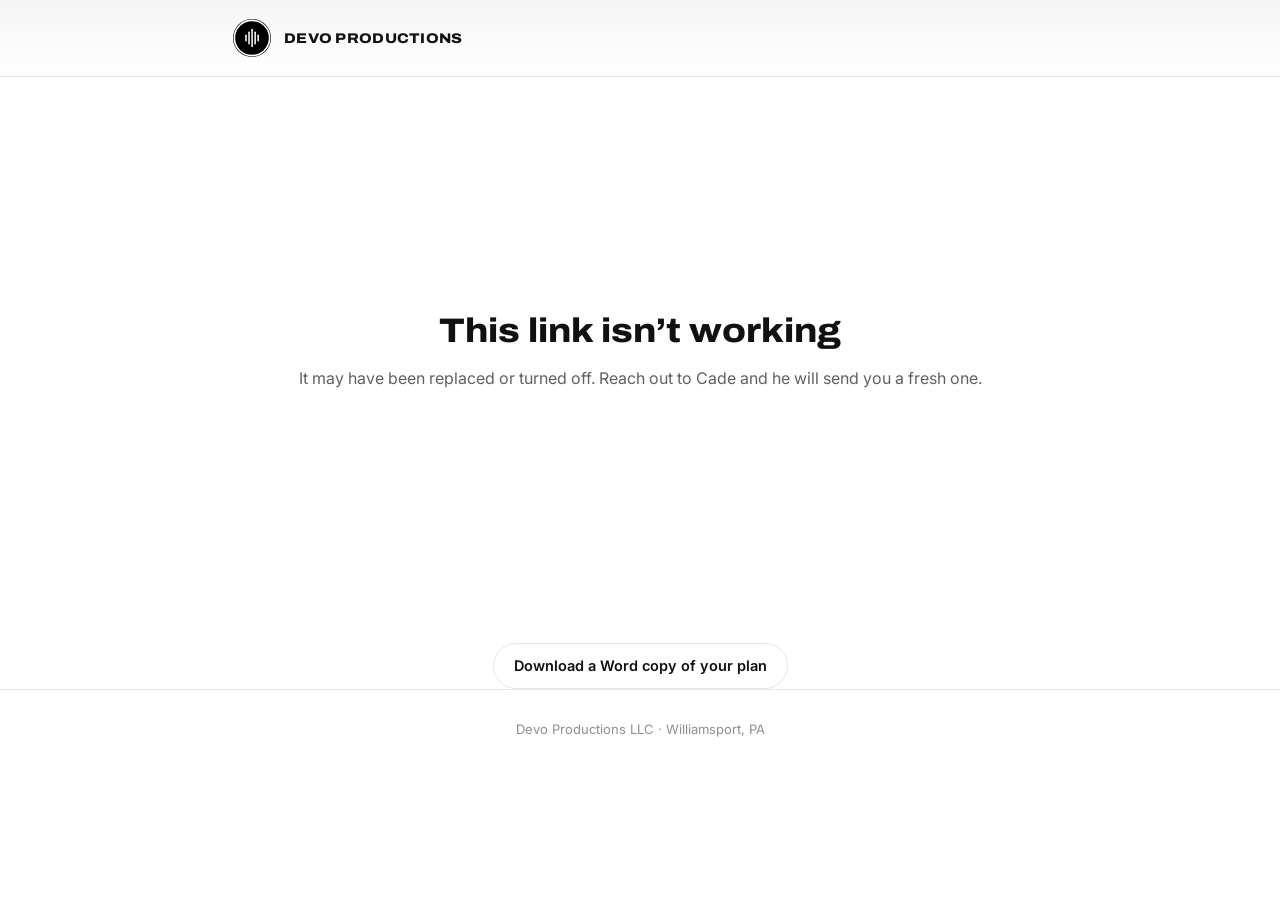
<file: plan/index.html>
<!doctype html>
<html lang="en">
<head>
<meta charset="utf-8">
<meta name="viewport" content="width=device-width,initial-scale=1,viewport-fit=cover">
<meta name="robots" content="noindex,nofollow">
<meta name="referrer" content="no-referrer">
<meta name="theme-color" content="#ffffff">
<title>Your Planning Form | Devo Productions</title>
<link rel="icon" href="/favicon.svg" type="image/svg+xml">
<link rel="preconnect" href="https://fonts.googleapis.com"><link rel="preconnect" href="https://fonts.gstatic.com" crossorigin>
<link href="https://fonts.googleapis.com/css2?family=Archivo:wdth,wght@112,800&family=Inter:wght@400;500;600&display=swap" rel="stylesheet">
<style>
:root{color-scheme:light;--bg:#fff;--p1:#fafafa;--p2:#f5f5f7;--p3:#ececf0;--line:#e5e5ea;--line2:#d2d2d7;--tx:#111113;--mu:#5f5f66;--mu2:#8e8e93;--on:#fff;--card:#fff;--cardb:#e5e5ea;--cardp:28px;--cards:0 1px 2px #0000000a,0 12px 40px -18px #00000022}
[hidden]{display:none!important}
*{box-sizing:border-box;margin:0;-webkit-tap-highlight-color:transparent}
html,body{background:var(--bg);color:var(--tx);font-family:Inter,system-ui,-apple-system,sans-serif;font-size:16px;line-height:1.5;-webkit-font-smoothing:antialiased}
button,input,textarea{font:inherit;color:inherit}button{cursor:pointer;background:none;border:0}
.lg{display:flex;align-items:center;gap:inherit;color:inherit;text-decoration:none}.lg:hover b{text-decoration:underline}
.band{background:linear-gradient(#f5f5f7,#fff);border-bottom:1px solid var(--line)}
.wrap{max-width:860px;margin:0 auto;padding:0 22px}
.top{display:flex;align-items:center;gap:12px;padding:18px 0}
.top img{width:40px;height:40px}.top b{font-family:Archivo,Inter,sans-serif;font-weight:800;font-stretch:112%;letter-spacing:.02em;font-size:14px;text-transform:uppercase}
.top span{margin-left:auto;font-size:13px;color:var(--mu2);display:inline-flex;align-items:center;gap:7px}
.top span:before{content:"";width:7px;height:7px;border-radius:50%;background:#30d158;opacity:0;transition:opacity .2s}
.top span.on:before{opacity:1}
.hero{padding:34px 0 28px}
.eyebrow{font-size:12px;letter-spacing:.16em;text-transform:uppercase;color:var(--mu2);font-weight:600;margin-bottom:12px}
.hero h1{font-family:Archivo,Inter,sans-serif;font-weight:800;font-stretch:112%;letter-spacing:-.03em;line-height:1;font-size:clamp(38px,9vw,72px);margin-bottom:14px;overflow-wrap:anywhere}
.note{margin-top:18px;max-width:560px;padding:14px 16px;border:1px solid var(--line);border-radius:14px;background:var(--cardp,#fff);font-size:15px;line-height:1.5;color:var(--mu)}.note b{display:block;color:var(--tx);margin-bottom:3px;font-size:14px}
.hero p{color:var(--mu);max-width:560px;font-size:17px}
.meta{display:flex;flex-wrap:wrap;gap:8px;margin:20px 0 0}
.meta i{font-style:normal;background:#fff;border:1px solid var(--line2);border-radius:999px;padding:7px 15px;font-size:14px;color:var(--tx);font-weight:500}
.prog{display:flex;align-items:center;gap:14px;margin-top:26px;font-size:13.5px;color:var(--mu);font-weight:500}
.prog .b{flex:1;height:6px;background:var(--p3);border-radius:6px;overflow:hidden}.prog .b i{display:block;height:100%;background:var(--tx);width:0;border-radius:6px;transition:width .5s cubic-bezier(.2,.8,.2,1)}
.prog b{color:var(--tx);min-width:38px;text-align:right}
#form{padding:6px 0 80px}
.qcard{margin:18px 0 8px;background:#fff;border:1px solid var(--line);border-radius:18px;box-shadow:var(--cards);padding:0;overflow:hidden}
.qcard .qt{all:unset;box-sizing:border-box;width:100%;display:flex;align-items:center;gap:14px;padding:14px 18px;cursor:pointer;min-height:52px}
.qcard .qt:focus-visible{outline:2px solid var(--tx);outline-offset:-3px}
.qcard .ql{font-size:12px;letter-spacing:.14em;text-transform:uppercase;color:var(--mu2);font-weight:600}
.qcard .qv{font-family:Archivo,Inter,sans-serif;font-weight:800;font-size:22px;letter-spacing:-.02em}
.qcard .qc{margin-left:auto;font-size:14px;color:var(--mu)}
.qcard .qt svg{transition:transform .2s}.qcard.open .qt svg{transform:rotate(180deg)}
.qcard .qb{padding:6px 24px 24px;border-top:1px solid var(--line)}
.qcard .qh{padding-top:18px;display:flex;justify-content:space-between;align-items:flex-end;gap:16px;flex-wrap:wrap;padding-bottom:20px;border-bottom:1px solid var(--line)}
.qcard .qe{font-size:12px;letter-spacing:.16em;text-transform:uppercase;color:var(--mu2);font-weight:600;margin-bottom:6px}
.qcard .qp{font-family:Archivo,Inter,sans-serif;font-weight:800;font-stretch:112%;letter-spacing:-.03em;font-size:clamp(44px,10vw,64px);line-height:1}
.qcard .qd{color:var(--mu);font-size:14.5px;text-align:right}
.qcard ul{list-style:none;padding:0;margin:6px 0 0}
.qcard li{display:flex;justify-content:space-between;gap:16px;padding:13px 0;border-bottom:1px solid var(--line)}
.qcard li:last-child{border-bottom:0}
.qcard li span{color:var(--mu);font-size:14.5px;text-align:right}
.qcard .qn{background:var(--p2);border-radius:14px;padding:14px 16px;color:var(--mu);margin-top:8px;white-space:pre-wrap}
.qcard .qcp{all:unset;cursor:pointer;margin-left:6px;padding:4px 12px;border:1px solid var(--line);border-radius:999px;font-size:13px;font-weight:600;color:var(--tx)}
.qcard .qf{margin-top:18px;font-size:14px;color:var(--mu)}.qcard .qf a{color:var(--tx);font-weight:600;text-decoration:underline}
@media(max-width:700px){.qcard .qb{padding:4px 18px 20px}.qcard .qd{text-align:left}}
.msg{min-height:60vh;display:grid;place-items:center;text-align:center;color:var(--mu);padding:0 22px}
.msg h1{font-family:Archivo,Inter,sans-serif;font-weight:800;font-stretch:112%;color:var(--tx);font-size:34px;margin-bottom:10px}
.thanks{display:none;text-align:center;padding:90px 22px}.thanks.on{display:block}
.thanks .ck{width:72px;height:72px;border-radius:50%;background:var(--tx);color:#fff;display:grid;place-items:center;margin:0 auto 24px;font-size:34px}
.thanks h1{font-family:Archivo,Inter,sans-serif;font-weight:800;font-stretch:112%;font-size:clamp(36px,9vw,60px);line-height:1;margin-bottom:14px}
.thanks p{color:var(--mu);max-width:460px;margin:0 auto 26px}
.pf-btn.ghost{background:var(--p2)!important;color:var(--tx)!important;border:1px solid var(--line2)!important}
.dlw{text-align:center;padding:26px 22px 0}.dlb{all:unset;cursor:pointer;display:inline-block;padding:11px 20px;min-height:44px;box-sizing:border-box;border:1px solid var(--line);border-radius:999px;font-weight:600;font-size:14.5px;background:#fff;color:var(--tx)}.dlb:hover{background:var(--p2)}.dlb:focus-visible{outline:2px solid var(--tx);outline-offset:2px}
.foot{padding:30px 22px 50px;color:var(--mu2);font-size:13px;text-align:center;border-top:1px solid var(--line)}
/* light overrides for the shared form */
.pf-in{background:var(--p2)!important;border-color:var(--line)!important}
.pf-in:focus{background:#fff!important;border-color:var(--tx)!important;box-shadow:0 0 0 3px #11111114}
.pf-tabs{background:linear-gradient(#fff 80%,transparent)!important}
.pf-tab{background:#fff!important;border-color:var(--line2)!important;color:var(--mu)!important}
.pf-tab.done{color:var(--tx)!important}
.pf-tab.on{background:var(--tx)!important;color:#fff!important;border-color:var(--tx)!important}
.pf-chip{background:#fff;border-color:var(--line2)!important}
.pf-chip.on{background:var(--tx)!important;color:#fff!important;border-color:var(--tx)!important}
.pf-songs{background:var(--p1)!important;border-color:var(--line)!important}
.pf-link{border-color:var(--line2)!important;background:#fff}.pf-link:hover{background:var(--p2)!important}
.pf-x:hover{background:var(--p3)!important}
.pf-rv{background:#fff!important;border-color:var(--line)!important}
.pf-send{background:var(--p2)!important;border-color:var(--line2)!important}
.pf-h{font-size:clamp(26px,5vw,38px)}
.pf-nav{background:linear-gradient(transparent,#fff 36%)!important}
@media(max-width:700px){:root{--cardp:18px}.wrap{padding:0 16px}.hero{padding:22px 0 22px}.hero p{font-size:16px}.pf-g{border-radius:20px!important}}
@media(prefers-reduced-motion:reduce){*{animation:none!important;transition:none!important}}
</style>
</head>
<body>
<div class="band"><div class="wrap">
 <div class="top"><a class="lg" href="https://devoproductionsllc.com/" target="_blank" rel="noopener" aria-label="Devo Productions website"><img src="/favicon.svg" alt=""><b>Devo Productions</b></a><span id="save"></span></div>
 <div class="hero" id="hero" hidden>
  <div class="eyebrow">Planning form</div>
  <h1 id="ttl">Your planning form</h1>
  <p id="intro">Fill out what you know and skip what you don’t. Everything saves as you type, so you can close this and come back anytime with the same link. Nothing here is set in stone.</p>
  <div class="note"><b>A quick note from Cade</b>I don’t expect everything to be filled out. These are just fields that have come up at weddings I’ve done, so skip whatever doesn’t apply. If there’s something you want in a section that I’m missing, please reach out and I’ll add it.</div>
  <div class="meta" id="meta"></div>
  <div class="prog"><div class="b"><i id="bar"></i></div><b id="pct">0%</b></div>
 </div>
</div></div>
<div class="wrap">
 <div id="load" class="msg"><div>Loading your form...</div></div>
 <div id="bad" class="msg" hidden><div><h1>This link isn’t working</h1><p>It may have been replaced or turned off. Reach out to Cade and he will send you a fresh one.</p></div></div>
 <div id="main" hidden><div id="quote" class="qcard" hidden></div><div id="form"></div></div>
 <div class="thanks" id="thanks"><div class="ck">&#10003;</div><h1>Got it. Thank you!</h1><p>Cade has your answers and will follow up if he has any questions. You can come back to this same link anytime to change something.</p><button class="pf-btn ghost" id="back">Keep editing</button></div>
</div>
<div class="dlw"><button type="button" class="dlb" id="dlword">Download a Word copy of your plan</button></div>
<div class="foot">Devo Productions LLC · Williamsport, PA</div>
<script src="/plan/form.js"></script>
<script>
(function(){
var T=new URLSearchParams(location.search).get('t')||'';
var $=function(i){return document.getElementById(i)};
var data={},pend={},timer=null,chain=Promise.resolve(),submitted=false,form=null,saveT=null;
function api(m,u,b){var o={method:m,headers:{},cache:'no-store'};if(m!=='GET'){o.headers['Content-Type']='application/json';o.body=JSON.stringify(b||{})}
 return fetch('/api/plan/'+encodeURIComponent(T)+u,o).then(function(r){return r.json().catch(function(){return {}}).then(function(j){if(!r.ok)throw Object.assign(new Error(j.error||'Error'),{status:r.status});return j})})}
function bar(){var p=PlanForm.pct(function(k){return data[k]});$('bar').style.width=p+'%';$('pct').textContent=p+'%'}
function say(t,on){var s=$('save');s.textContent=t;s.classList.toggle('on',!!on);clearTimeout(saveT);if(t==='Saved'){saveT=setTimeout(function(){if(!Object.keys(pend).length)say('')},2200)}}
function flush(){clearTimeout(timer);if(!Object.keys(pend).length)return chain;var b=pend;pend={};
 chain=chain.then(function(){return api('PATCH','',{data:b})}).then(function(){if(!Object.keys(pend).length)say('Saved',true)})
 .catch(function(){say('Not saved - retrying');Object.keys(b).forEach(function(k){if(pend[k]===undefined)pend[k]=b[k]});timer=setTimeout(flush,4000)});
 return chain}
function set(k,v){if(v)data[k]=v;else delete data[k];pend[k]=v;say('Saving...',true);bar();clearTimeout(timer);timer=setTimeout(flush,350)}
function fmtDate(d){if(!d)return '';var x=new Date(d+'T12:00:00');return isNaN(x)?d:x.toLocaleDateString('en-US',{weekday:'long',month:'long',day:'numeric',year:'numeric'})}
function qrender(q){
 var box=$('quote');if(!q){box.hidden=true;return}
 var items=[];try{items=JSON.parse(q.items||'[]')}catch(e){}
 var n=Number(q.price),price='$'+n.toLocaleString('en-US',{minimumFractionDigits:n%1?2:0,maximumFractionDigits:2});
 function e(s){return String(s==null?'':s).replace(/[&<>"']/g,function(c){return {'&':'&amp;','<':'&lt;','>':'&gt;','"':'&quot;',"'":'&#39;'}[c]})}
 box.innerHTML='<button type="button" class="qt" id="qtog" aria-expanded="false"><span class="ql">Your quote</span><span class="qv">'+e(price)+'</span><span class="qc">View details</span><svg width="16" height="16" viewBox="0 0 24 24" fill="none" stroke="currentColor" stroke-width="2.4" stroke-linecap="round" stroke-linejoin="round"><path d="M6 9l6 6 6-6"/></svg></button><div class="qb" id="qbody" hidden><div class="qh"><div class="qd" style="text-align:left">Devo Productions · DJ, MC and sound</div></div>'+
  (items.length?'<ul>'+items.map(function(i){return '<li><b style="font-weight:600">'+e(i.t)+'</b><span>'+e(i.a)+'</span></li>'}).join('')+'</ul>':'')+
  (q.note?'<div class="qn">'+e(q.note)+'</div>':'')+
  '<div class="qf">Questions about this? Email <a href="mailto:cade@devoproductionsllc.com?subject=Question%20about%20my%20quote">cade@devoproductionsllc.com</a> <button type="button" class="qcp" id="qcp">Copy</button></div></div>';
 var tg=box.querySelector('#qtog'),bd=box.querySelector('#qbody');
 var cp=box.querySelector('#qcp');cp.onclick=function(){var done=function(){cp.textContent='Copied'};try{navigator.clipboard.writeText('cade@devoproductionsllc.com').then(done,function(){cp.textContent='cade@devoproductionsllc.com'})}catch(x){cp.textContent='cade@devoproductionsllc.com'}};
 tg.onclick=function(){var o=bd.hidden;bd.hidden=!o;tg.setAttribute('aria-expanded',o?'true':'false');box.classList.toggle('open',o);tg.querySelector('.qc').textContent=o?'Hide':'View details'};
 box.hidden=false}
function chip(t){var i=document.createElement('i');i.textContent=t;return i}
if(!T){$('load').hidden=true;$('bad').hidden=false;return}
api('GET','').then(function(r){
 data=r.data||{};submitted=!!r.submitted_at;
 if(!data.venue1&&r.venue)data.venue1=r.venue;
 meta={name:r.name,date:r.event_date,venue:r.venue};
 $('ttl').textContent=r.name||'Your planning form';
 var m=$('meta');if(r.event_date)m.appendChild(chip(fmtDate(r.event_date)));if(r.venue)m.appendChild(chip(r.venue));
 $('load').hidden=true;$('main').hidden=false;$('hero').hidden=false;qrender(r.quote);
 form=PlanForm.mount($('form'),{mode:'couple',get:function(k){return data[k]},set:set,submitted:function(){return submitted},scrollTo:true,
  onSubmit:function(){return flush().then(function(){return api('POST','/submit',{})}).then(function(){submitted=true;$('main').hidden=true;$('hero').hidden=true;$('thanks').classList.add('on');window.scrollTo(0,0)})}});
 bar();
}).catch(function(e){console.error(e);$('load').hidden=true;$('bad').hidden=false;if(e.status===429)$('bad').querySelector('h1').textContent='Too many tries'});
var meta={};
$('dlword').onclick=function(){var b=$('dlword'),o=b.textContent;b.textContent='Building...';flush().then(function(){return new Promise(function(res,rej){if(window.DevoDoc)return res();var sc=document.createElement('script');sc.src='/plan/doc.js';sc.onload=res;sc.onerror=function(){rej(new Error('x'))};document.head.appendChild(sc)})}).then(function(){return DevoDoc.download({name:meta.name||'Wedding',event_date:meta.date,venue:meta.venue},data,{couple:true,toast:function(){}})}).then(function(){b.textContent='Downloaded'},function(){b.textContent='Could not build it. Try again.'}).then(function(){setTimeout(function(){b.textContent=o},2500)})};
$('back').onclick=function(){$('thanks').classList.remove('on');$('main').hidden=false;$('hero').hidden=false;form.sendState();form.go(0)};
document.addEventListener('visibilitychange',function(){if(document.hidden)flush()});
window.addEventListener('pagehide',flush);
})();
</script>
</body>
</html>
</file>
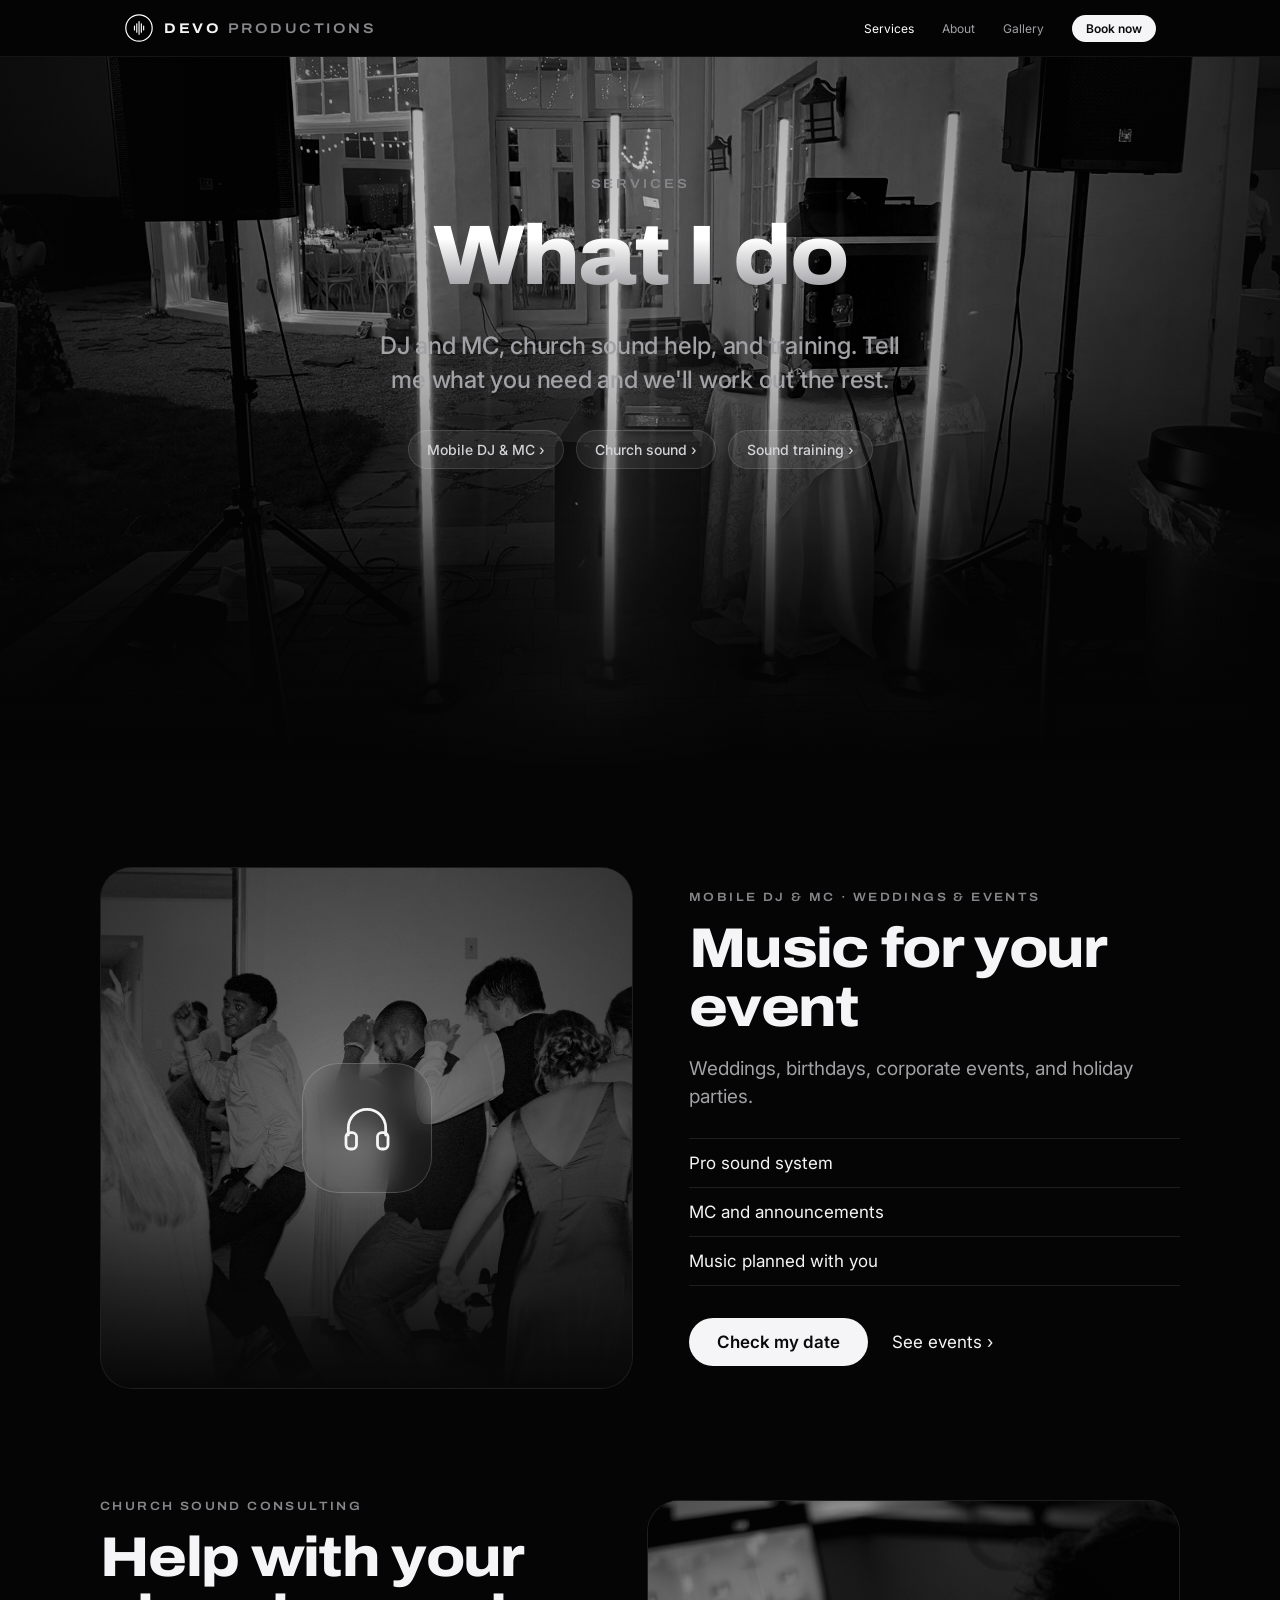
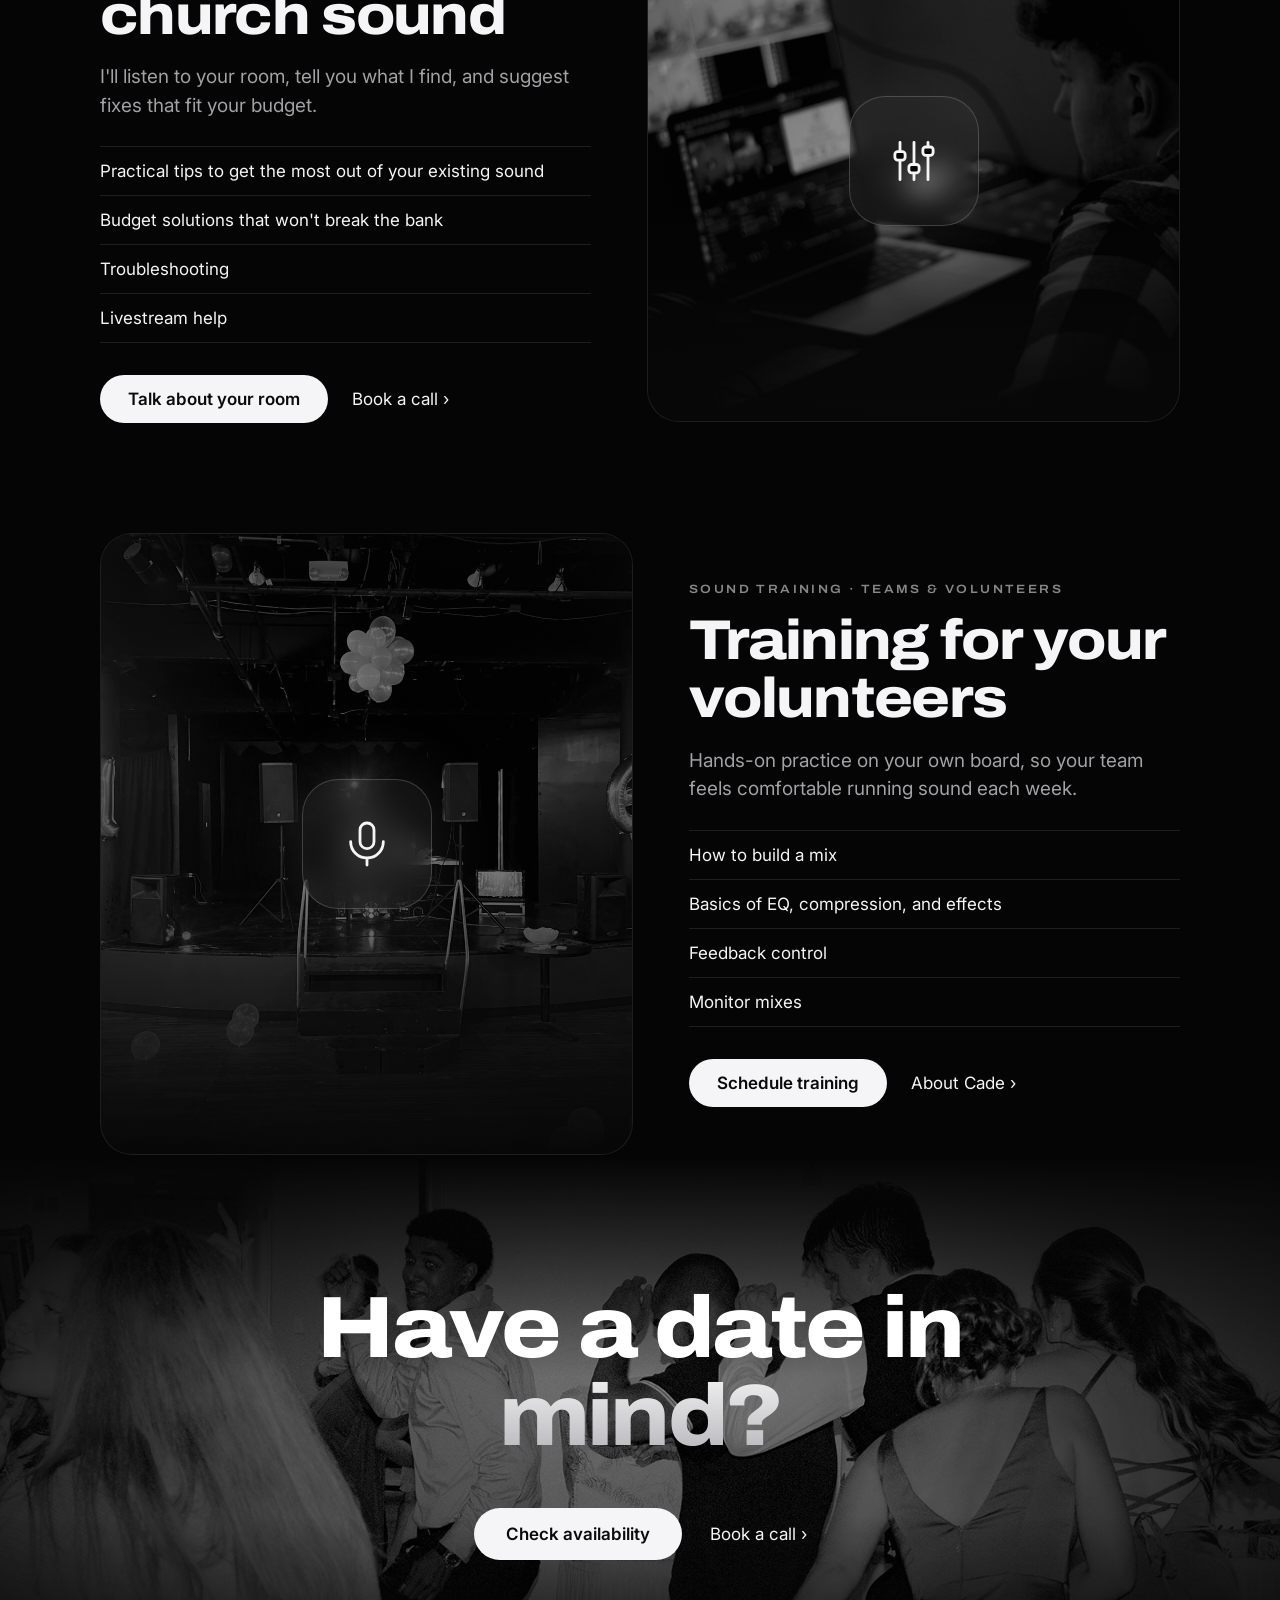
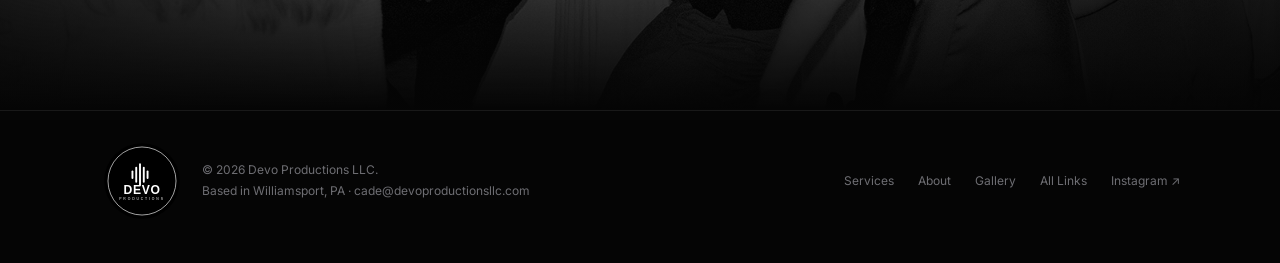
<file: services/index.html>
<!doctype html>
<html lang="en">
<head>
<meta charset="utf-8">
<meta name="viewport" content="width=device-width, initial-scale=1">
<title>Services | Devo Productions</title>
<meta name="description" content="Mobile DJ and MC for weddings, birthdays, corporate events and holiday parties. Church sound consulting and sound training for volunteer teams.">
<meta name="theme-color" content="#050505">
<link rel="canonical" href="https://devoproductionsllc.com/services/">
<link rel="icon" type="image/svg+xml" href="/favicon.svg">
<meta property="og:type" content="website">
<meta property="og:site_name" content="Devo Productions">
<meta property="og:title" content="Services | Devo Productions">
<meta property="og:description" content="Mobile DJ and MC for weddings, birthdays, corporate events and holiday parties. Church sound consulting and sound training for volunteer teams.">
<meta property="og:url" content="https://devoproductionsllc.com/services/">
<meta property="og:image" content="https://devoproductionsllc.com/img/og.jpg">
<meta name="twitter:card" content="summary_large_image">
<link rel="preconnect" href="https://fonts.googleapis.com">
<link rel="preconnect" href="https://fonts.gstatic.com" crossorigin>
<link href="https://fonts.googleapis.com/css2?family=Archivo:wdth,wght@62..125,500..900&family=Inter:wght@400;500;600;700&display=swap" rel="stylesheet">
<style>

body{margin:0;background:#050505}
a{color:inherit;text-decoration:none}
a:hover{opacity:.75}
h1,h2,h3{font-family:'Archivo','Inter',system-ui,sans-serif;font-stretch:112%;font-weight:800!important}
[style*="font-family:'Archivo'"]{font-stretch:112%}
@supports (animation-timeline: view()){.reveal{animation:rise linear both;animation-timeline:view();animation-range:entry 0% entry 45%}}
@keyframes rise{from{opacity:0;transform:translateY(24px)}to{opacity:1;transform:translateY(0)}}
@media (prefers-reduced-motion: reduce){*{animation:none !important}}
@keyframes kb{from{transform:scale(1.04) translate3d(-1.5%,0,0)}to{transform:scale(1.24) translate3d(1.8%,-2.5%,0)}}
@keyframes sweep{from{transform:translateX(-60%)}to{transform:translateX(60%)}}
@keyframes px{to{transform:translateY(140px)}}
@supports (animation-timeline: scroll()){.px{animation:px linear both;animation-timeline:scroll(root);animation-range:0 900px}}
@media (max-width:720px){
h1{font-size:clamp(34px,11vw,56px)!important;line-height:1.05!important}
[style*="clamp(40px,6.8vw,96px)"]{font-size:38px!important}
[style*="clamp(32px,4.4vw,56px)"]{font-size:34px!important}
[style*="clamp(30px,4vw,52px)"],[style*="clamp(30px,3.9vw,50px)"]{font-size:32px!important}
[style*="min-height:940px"]{min-height:760px!important}
[style*="min-height:720px"],[style*="min-height:620px"]{min-height:580px!important}
[style*="padding:96px 24px 0"],[style*="padding:110px 24px 0"],[style*="padding:120px 24px 0"],[style*="padding:130px 24px 0"],[style*="padding:110px 24px 60px"]{padding-top:76px!important}
[style*="padding:90px 24px 0"]{padding-top:56px!important}
[style*="padding:130px 24px 150px"],[style*="padding:100px 24px 100px"]{padding:84px 24px 92px!important}
[style*="padding:90px 24px 30px"]{padding:56px 24px 20px!important}
[style*=";height:680px"],[style*=";height:640px"],[style*=";height:620px"]{height:440px!important}
[style*=";height:520px"],[style*=";height:560px"]{height:360px!important}
[style*=";height:230px"]{height:150px!important}
[style*="gap:56px"],[style*="gap:64px"]{gap:28px!important}
[style*="padding:40px;box-sizing"]{padding:26px!important}
[style*="width:128px;height:128px"]{width:96px!important;height:96px!important;border-radius:28px!important}
[style*="min-height:56px"]{padding:0 16px!important;gap:6px 14px!important}
[style*="gap:6px 28px"]{gap:6px 16px!important;font-size:13px!important}
[style*="columns:3 300px"]{columns:2 140px!important;column-gap:10px!important}
}
@media (max-width:460px){span[style*="color:#86868b;font-weight:600"]{display:none}}
.rm-poster{display:none}
@media (prefers-reduced-motion: reduce){.rm-poster{display:block}video[poster]{display:none}}

</style>
</head>
<body>

<div style="font-family:'Inter',system-ui,sans-serif;width:100%;background:#050505;color:#f5f5f7;-webkit-font-smoothing:antialiased;overflow:hidden">

<div style="position:sticky;top:0;z-index:20;background:rgba(5,5,5,.7);backdrop-filter:saturate(180%) blur(22px);-webkit-backdrop-filter:saturate(180%) blur(22px);border-bottom:1px solid #ffffff10">
<div style="max-width:1080px;margin:0 auto;padding:0 24px;box-sizing:border-box;min-height:56px;display:flex;flex-wrap:wrap;gap:8px 32px;align-items:center;justify-content:space-between">
<a href="/" style="display:flex;align-items:center;gap:10px;font-family:'Archivo','Inter',sans-serif;font-weight:700;font-size:14px;letter-spacing:.18em;text-transform:uppercase">
<svg width="30" height="30" viewBox="0 0 400 400" aria-hidden="true"><circle cx="200" cy="200" r="190" fill="#000"></circle><circle cx="200" cy="200" r="176" fill="none" stroke="#fff" stroke-width="16"></circle><g fill="#fff" transform="translate(200 200) scale(1.7) translate(-190 -170)"><rect x="150" y="150" width="9" height="40" rx="4.5"></rect><rect x="168" y="132" width="9" height="76" rx="4.5"></rect><rect x="186" y="116" width="9" height="108" rx="4.5"></rect><rect x="204" y="132" width="9" height="76" rx="4.5"></rect><rect x="222" y="150" width="9" height="40" rx="4.5"></rect></g></svg>
<span>Devo <span style="color:#86868b;font-weight:600">Productions</span></span>
</a>
<div style="display:flex;flex-wrap:wrap;gap:6px 28px;align-items:center;font-size:12px;color:#a1a1a6">
<a href="/services/" style="color:#fff">Services</a><a href="/about/">About</a><a href="/gallery/">Gallery</a><a href="/book/" style="background:#f5f5f7;color:#0a0a0a;font-weight:600;padding:6px 14px;border-radius:999px">Book now</a>
</div>
</div>
</div>

<div style="position:relative;min-height:720px;text-align:center;overflow:hidden">
<div class="px" aria-hidden="true" style="position:absolute;inset:-150px 0 0 0;pointer-events:none;overflow:hidden"><img loading="lazy" decoding="async" class="rm-poster" src="/img/led-towers.jpg" alt="" style="position:absolute;inset:0;width:100%;height:100%;object-fit:cover;object-position:50% 50%;opacity:.9;filter:grayscale(1) contrast(1.15) brightness(.9);-webkit-mask-image:linear-gradient(to bottom,#000 0%,#000 55%,transparent 100%);mask-image:linear-gradient(to bottom,#000 0%,#000 55%,transparent 100%)"><video autoplay muted loop playsinline preload="auto" poster="/img/led-towers.jpg" data-src="/video/led-towers.mp4" style="position:absolute;inset:0;width:100%;height:100%;object-fit:cover;object-position:50% 50%;opacity:.9;filter:grayscale(1) contrast(1.15) brightness(.9);-webkit-mask-image:linear-gradient(to bottom,#000 0%,#000 55%,transparent 100%);mask-image:linear-gradient(to bottom,#000 0%,#000 55%,transparent 100%)"></video><div style="position:absolute;inset:0;background:radial-gradient(ellipse 80% 70% at 50% 40%,rgba(5,5,5,0) 0%,rgba(5,5,5,.55) 100%),linear-gradient(90deg,rgba(5,5,5,.55),rgba(5,5,5,0) 30%,rgba(5,5,5,0) 70%,rgba(5,5,5,.55))"></div></div><div aria-hidden="true" style="position:absolute;inset:0;pointer-events:none;overflow:hidden"><div style="position:absolute;top:0;bottom:0;left:-20%;width:140%;background:linear-gradient(100deg,transparent 42%,rgba(255,255,255,.08) 50%,transparent 58%);animation:sweep 9s ease-in-out infinite alternate"></div></div>
<div style="position:relative;max-width:1080px;margin:0 auto;padding:120px 24px 0;box-sizing:border-box;animation:rise 1.2s cubic-bezier(.22,.61,.36,1) both">
<div style="font-family:'Archivo','Inter',sans-serif;font-weight:600;letter-spacing:.22em;text-transform:uppercase;font-size:13px;color:#86868b;margin-bottom:22px">Services</div>
<h1 style="margin:0;font-weight:700;font-size:clamp(40px,6.6vw,90px);line-height:1.02;letter-spacing:-.03em;background:linear-gradient(180deg,#ffffff 30%,#8e8e93 100%);-webkit-background-clip:text;background-clip:text;color:transparent">What I do</h1>
<p style="margin:30px auto 0;max-width:560px;font-size:clamp(19px,2vw,24px);line-height:1.4;letter-spacing:-.01em;color:#a1a1a6;font-weight:500">DJ and MC, church sound help, and training. Tell me what you need and we'll work out the rest.</p>
<div style="margin-top:34px;display:flex;flex-wrap:wrap;gap:12px;justify-content:center">
<a href="#dj" style="background:rgba(255,255,255,.07);border:1px solid #ffffff1f;padding:10px 18px;border-radius:999px;font-size:14px;font-weight:500;color:#d2d2d7">Mobile DJ &amp; MC ›</a>
<a href="#church" style="background:rgba(255,255,255,.07);border:1px solid #ffffff1f;padding:10px 18px;border-radius:999px;font-size:14px;font-weight:500;color:#d2d2d7">Church sound ›</a>
<a href="#training" style="background:rgba(255,255,255,.07);border:1px solid #ffffff1f;padding:10px 18px;border-radius:999px;font-size:14px;font-weight:500;color:#d2d2d7">Sound training ›</a>
</div>
</div>
<div style="position:absolute;left:0;right:0;bottom:0;height:260px;pointer-events:none;background:linear-gradient(to bottom,rgba(5,5,5,0) 0%,rgba(5,5,5,.55) 50%,#050505 100%)"></div>
</div>

<div id="dj" style="padding:90px 24px 0">
<div class="reveal" style="max-width:1080px;margin:0 auto;display:flex;flex-wrap:wrap;gap:56px;align-items:center">
<div style="flex:1 1 460px;min-width:0;position:relative;overflow:hidden;height:520px;border-radius:32px;background:#0b0b0c;border:1px solid #ffffff14;display:flex;align-items:center;justify-content:center"><div aria-hidden="true" style="position:absolute;inset:0;pointer-events:none;overflow:hidden"><img loading="lazy" decoding="async" src="/img/dance-floor.jpg" alt="" style="position:absolute;inset:0;width:100%;height:100%;object-fit:cover;object-position:50% 50%;opacity:.9;filter:grayscale(1) contrast(1.15) brightness(.62);-webkit-mask-image:linear-gradient(to bottom,#000 0%,#000 55%,transparent 100%);mask-image:linear-gradient(to bottom,#000 0%,#000 55%,transparent 100%)"><div style="position:absolute;inset:0;background:radial-gradient(ellipse 80% 70% at 50% 45%,rgba(5,5,5,0) 0%,rgba(5,5,5,.6) 100%)"></div></div><div style="position:relative;width:128px;height:128px;border-radius:36px;background:rgba(255,255,255,.07);border:1px solid #ffffff2e;backdrop-filter:blur(14px);-webkit-backdrop-filter:blur(14px);display:flex;align-items:center;justify-content:center;box-shadow:0 0 80px #ffffff1f"><svg width="56" height="56" viewBox="0 0 24 24" fill="none" stroke="#f5f5f7" stroke-width="1.2" stroke-linecap="round" stroke-linejoin="round" aria-hidden="true"><path d="M4 15v-3a8 8 0 0 1 16 0v3"></path><rect x="3" y="14" width="4.5" height="7" rx="1.8"></rect><rect x="16.5" y="14" width="4.5" height="7" rx="1.8"></rect></svg></div></div>
<div style="flex:1 1 420px;min-width:0">
<div style="font-family:'Archivo','Inter',sans-serif;font-weight:600;letter-spacing:.2em;text-transform:uppercase;font-size:12px;color:#86868b;margin-bottom:16px">Mobile DJ &amp; MC · Weddings &amp; events</div>
<h2 style="margin:0 0 18px;font-weight:700;font-size:clamp(32px,4.4vw,56px);line-height:1.04;letter-spacing:-.03em">Music for your event</h2>
<p style="margin:0 0 26px;font-size:19px;line-height:1.5;color:#a1a1a6">Weddings, birthdays, corporate events, and holiday parties.</p>
<div style="display:flex;flex-direction:column;border-top:1px solid #ffffff1a;margin-bottom:32px">
<div style="padding:14px 0;border-bottom:1px solid #ffffff1a;font-size:17px">Pro sound system</div>
<div style="padding:14px 0;border-bottom:1px solid #ffffff1a;font-size:17px">MC and announcements</div><div style="padding:14px 0;border-bottom:1px solid #ffffff1a;font-size:17px">Music planned with you</div>


</div>
<div style="display:flex;flex-wrap:wrap;gap:14px 24px;align-items:center">
<a href="/book/" style="background:#f5f5f7;color:#0a0a0a;font-weight:600;font-size:17px;padding:14px 28px;border-radius:999px">Check my date</a>
<a href="/gallery/" style="color:#f5f5f7;font-size:17px">See events ›</a>
</div>
</div>
</div>
</div>

<div id="church" style="padding:110px 24px 0">
<div class="reveal" style="max-width:1080px;margin:0 auto;display:flex;flex-wrap:wrap-reverse;gap:56px;align-items:center">
<div style="flex:1 1 420px;min-width:0">
<div style="font-family:'Archivo','Inter',sans-serif;font-weight:600;letter-spacing:.2em;text-transform:uppercase;font-size:12px;color:#86868b;margin-bottom:16px">Church sound consulting</div>
<h2 style="margin:0 0 18px;font-weight:700;font-size:clamp(32px,4.4vw,56px);line-height:1.04;letter-spacing:-.03em">Help with your church sound</h2>
<p style="margin:0 0 26px;font-size:19px;line-height:1.5;color:#a1a1a6">I'll listen to your room, tell you what I find, and suggest fixes that fit your budget.</p>
<div style="display:flex;flex-direction:column;border-top:1px solid #ffffff1a;margin-bottom:32px">
<div style="padding:14px 0;border-bottom:1px solid #ffffff1a;font-size:17px">Practical tips to get the most out of your existing sound</div>
<div style="padding:14px 0;border-bottom:1px solid #ffffff1a;font-size:17px">Budget solutions that won't break the bank</div>
<div style="padding:14px 0;border-bottom:1px solid #ffffff1a;font-size:17px">Troubleshooting</div>
<div style="padding:14px 0;border-bottom:1px solid #ffffff1a;font-size:17px">Livestream help</div>
</div>
<div style="display:flex;flex-wrap:wrap;gap:14px 24px;align-items:center">
<a href="/book/" style="background:#f5f5f7;color:#0a0a0a;font-weight:600;font-size:17px;padding:14px 28px;border-radius:999px">Talk about your room</a>
<a href="https://calendly.com/devoproductionsllc/30min" style="color:#f5f5f7;font-size:17px">Book a call ›</a>
</div>
</div>
<div style="flex:1 1 460px;min-width:0;position:relative;overflow:hidden;height:520px;border-radius:32px;background:#0b0b0c;border:1px solid #ffffff14;display:flex;align-items:center;justify-content:center"><div aria-hidden="true" style="position:absolute;inset:0;pointer-events:none;overflow:hidden"><img loading="lazy" decoding="async" class="rm-poster" src="/img/control-booth.jpg" alt="" style="position:absolute;inset:0;width:100%;height:100%;object-fit:cover;object-position:50% 50%;opacity:.9;filter:grayscale(1) contrast(1.1) brightness(1.05);-webkit-mask-image:linear-gradient(to bottom,#000 0%,#000 55%,transparent 100%);mask-image:linear-gradient(to bottom,#000 0%,#000 55%,transparent 100%)"><video autoplay muted loop playsinline preload="auto" poster="/img/control-booth.jpg" data-src="/video/worship-night.mp4" style="position:absolute;inset:0;width:100%;height:100%;object-fit:cover;object-position:50% 50%;opacity:.9;filter:grayscale(1) contrast(1.1) brightness(1.05);-webkit-mask-image:linear-gradient(to bottom,#000 0%,#000 55%,transparent 100%);mask-image:linear-gradient(to bottom,#000 0%,#000 55%,transparent 100%)"></video><div style="position:absolute;inset:0;background:radial-gradient(ellipse 80% 70% at 50% 45%,rgba(5,5,5,0) 0%,rgba(5,5,5,.6) 100%)"></div></div><div style="position:relative;width:128px;height:128px;border-radius:36px;background:rgba(255,255,255,.07);border:1px solid #ffffff2e;backdrop-filter:blur(14px);-webkit-backdrop-filter:blur(14px);display:flex;align-items:center;justify-content:center;box-shadow:0 0 80px #ffffff1f"><svg width="56" height="56" viewBox="0 0 24 24" fill="none" stroke="#f5f5f7" stroke-width="1.2" stroke-linecap="round" stroke-linejoin="round" aria-hidden="true"><path d="M6 4v16M12 4v16M18 4v16"></path><rect x="3.8" y="8" width="4.4" height="3.6" rx="1.2" fill="#050505"></rect><rect x="9.8" y="13.5" width="4.4" height="3.6" rx="1.2" fill="#050505"></rect><rect x="15.8" y="6" width="4.4" height="3.6" rx="1.2" fill="#050505"></rect></svg></div></div>
</div>
</div>

<div id="training" style="padding:110px 24px 0">
<div class="reveal" style="max-width:1080px;margin:0 auto;display:flex;flex-wrap:wrap;gap:56px;align-items:center">
<div style="flex:1 1 460px;min-width:0;position:relative;overflow:hidden;height:620px;border-radius:32px;background:#0b0b0c;border:1px solid #ffffff14;display:flex;align-items:center;justify-content:center"><div aria-hidden="true" style="position:absolute;inset:0;pointer-events:none;overflow:hidden"><img loading="lazy" decoding="async" src="/img/birthday-stage.jpg" alt="" style="position:absolute;inset:0;width:100%;height:100%;object-fit:cover;object-position:50% 50%;opacity:.9;filter:grayscale(1) contrast(1.15) brightness(.62);-webkit-mask-image:linear-gradient(to bottom,#000 0%,#000 55%,transparent 100%);mask-image:linear-gradient(to bottom,#000 0%,#000 55%,transparent 100%)"><div style="position:absolute;inset:0;background:radial-gradient(ellipse 80% 70% at 50% 45%,rgba(5,5,5,0) 0%,rgba(5,5,5,.6) 100%)"></div></div><div style="position:relative;width:128px;height:128px;border-radius:36px;background:rgba(255,255,255,.07);border:1px solid #ffffff2e;backdrop-filter:blur(14px);-webkit-backdrop-filter:blur(14px);display:flex;align-items:center;justify-content:center;box-shadow:0 0 80px #ffffff1f"><svg width="56" height="56" viewBox="0 0 24 24" fill="none" stroke="#f5f5f7" stroke-width="1.2" stroke-linecap="round" stroke-linejoin="round" aria-hidden="true"><rect x="9" y="3" width="6" height="11" rx="3"></rect><path d="M5 11a7 7 0 0 0 14 0M12 18v3"></path></svg></div></div>
<div style="flex:1 1 420px;min-width:0">
<div style="font-family:'Archivo','Inter',sans-serif;font-weight:600;letter-spacing:.2em;text-transform:uppercase;font-size:12px;color:#86868b;margin-bottom:16px">Sound training · Teams &amp; volunteers</div>
<h2 style="margin:0 0 18px;font-weight:700;font-size:clamp(32px,4.4vw,56px);line-height:1.04;letter-spacing:-.03em">Training for your volunteers</h2>
<p style="margin:0 0 26px;font-size:19px;line-height:1.5;color:#a1a1a6">Hands-on practice on your own board, so your team feels comfortable running sound each week.</p>
<div style="display:flex;flex-direction:column;border-top:1px solid #ffffff1a;margin-bottom:32px">
<div style="padding:14px 0;border-bottom:1px solid #ffffff1a;font-size:17px">How to build a mix</div>
<div style="padding:14px 0;border-bottom:1px solid #ffffff1a;font-size:17px">Basics of EQ, compression, and effects</div>
<div style="padding:14px 0;border-bottom:1px solid #ffffff1a;font-size:17px">Feedback control</div>
<div style="padding:14px 0;border-bottom:1px solid #ffffff1a;font-size:17px">Monitor mixes</div>
</div>
<div style="display:flex;flex-wrap:wrap;gap:14px 24px;align-items:center">
<a href="/book/" style="background:#f5f5f7;color:#0a0a0a;font-weight:600;font-size:17px;padding:14px 28px;border-radius:999px">Schedule training</a>
<a href="/about/" style="color:#f5f5f7;font-size:17px">About Cade ›</a>
</div>
</div>
</div>
</div>

<div style="position:relative;padding:130px 24px 150px;text-align:center;overflow:hidden">
<div aria-hidden="true" style="position:absolute;inset:0;pointer-events:none;overflow:hidden"><img loading="lazy" decoding="async" src="/img/dance-floor.jpg" alt="" style="position:absolute;inset:0;width:100%;height:100%;object-fit:cover;object-position:50% 40%;opacity:.9;filter:grayscale(1) contrast(1.15) brightness(.62);-webkit-mask-image:linear-gradient(to bottom,transparent 0%,#000 40%,#000 65%,transparent 100%);mask-image:linear-gradient(to bottom,transparent 0%,#000 40%,#000 65%,transparent 100%)"><div style="position:absolute;inset:0;background:radial-gradient(ellipse 80% 70% at 50% 40%,rgba(5,5,5,0) 0%,rgba(5,5,5,.55) 100%),linear-gradient(90deg,rgba(5,5,5,.55),rgba(5,5,5,0) 30%,rgba(5,5,5,0) 70%,rgba(5,5,5,.55))"></div></div>
<div class="reveal" style="position:relative;max-width:900px;margin:0 auto">
<h2 style="margin:0;font-weight:700;font-size:clamp(40px,6.8vw,96px);line-height:1;letter-spacing:-.03em;background:linear-gradient(180deg,#ffffff 40%,#b4b4b9 100%);-webkit-background-clip:text;background-clip:text;color:transparent">Have a date in mind?</h2>
<div style="margin-top:48px;display:flex;flex-wrap:wrap;gap:16px 28px;justify-content:center;align-items:center">
<a href="/book/" style="background:#f5f5f7;color:#0a0a0a;font-weight:600;font-size:17px;padding:16px 32px;border-radius:999px">Check availability</a>
<a href="https://calendly.com/devoproductionsllc/30min" style="color:#f5f5f7;font-size:17px">Book a call ›</a>
</div>
</div>
</div>

<div style="border-top:1px solid #ffffff14;padding:28px 24px 40px;font-size:12px;color:#6e6e73">
<div style="max-width:1080px;margin:0 auto;display:flex;flex-wrap:wrap;gap:16px 32px;justify-content:space-between;align-items:center">
<div style="display:flex;align-items:center;gap:18px">
<svg width="84" height="84" viewBox="0 0 400 400" role="img" aria-label="Devo Productions logo" style="flex:0 0 84px"><circle cx="200" cy="200" r="180" fill="#000"></circle><circle cx="200" cy="200" r="162" fill="none" stroke="#fff" stroke-width="3"></circle><g fill="#fff"><rect x="150" y="150" width="9" height="40" rx="4.5"></rect><rect x="168" y="132" width="9" height="76" rx="4.5"></rect><rect x="186" y="116" width="9" height="108" rx="4.5"></rect><rect x="204" y="132" width="9" height="76" rx="4.5"></rect><rect x="222" y="150" width="9" height="40" rx="4.5"></rect></g><text x="200" y="262" text-anchor="middle" font-family="Arial, Helvetica, sans-serif" font-size="58" font-weight="800" letter-spacing="3" fill="#fff">DEVO</text><text x="200" y="292" text-anchor="middle" font-family="Arial, Helvetica, sans-serif" font-size="16" font-weight="400" letter-spacing="9" fill="#fff">PRODUCTIONS</text></svg>
<div style="line-height:1.7">&copy; 2026 Devo Productions LLC.<br>Based in Williamsport, PA &middot; <a href="mailto:cade@devoproductionsllc.com">cade@devoproductionsllc.com</a></div>
</div>
<div style="display:flex;flex-wrap:wrap;gap:6px 24px"><a href="/services/">Services</a><a href="/about/">About</a><a href="/gallery/">Gallery</a><a href="/links/">All Links</a><a href="https://www.instagram.com/devoproductionsllc">Instagram ↗</a></div>
</div>
</div>

</div>

<script>
(function(){
var rm=window.matchMedia&&matchMedia('(prefers-reduced-motion: reduce)').matches;
var vs=[].slice.call(document.querySelectorAll('video[data-src]'));
if(rm||!('IntersectionObserver' in window)){ if(!rm) vs.forEach(function(v){v.src=v.getAttribute('data-src');}); return; }
var io=new IntersectionObserver(function(es){es.forEach(function(e){var v=e.target;
 if(e.isIntersecting){ if(!v.src) v.src=v.getAttribute('data-src'); var p=v.play&&v.play(); if(p&&p.catch)p.catch(function(){}); }
 else if(v.src){ v.pause(); } });},{rootMargin:'300px 0px'});
vs.forEach(function(v){io.observe(v);});
})();

</script>
<script>
/* iPhone Low Power Mode blocks autoplay until the first tap; start videos then */
(function(){if(window.matchMedia&&matchMedia('(prefers-reduced-motion: reduce)').matches)return;
function go(){[].slice.call(document.querySelectorAll('video')).forEach(function(v){if(v.paused&&(v.src||v.currentSrc||v.getAttribute('src'))){var p=v.play();if(p&&p.catch)p.catch(function(){})}})}
['touchend','pointerup','click'].forEach(function(e){addEventListener(e,go,{once:true,passive:true})});})();
</script>
</body>
</html>
</file>
